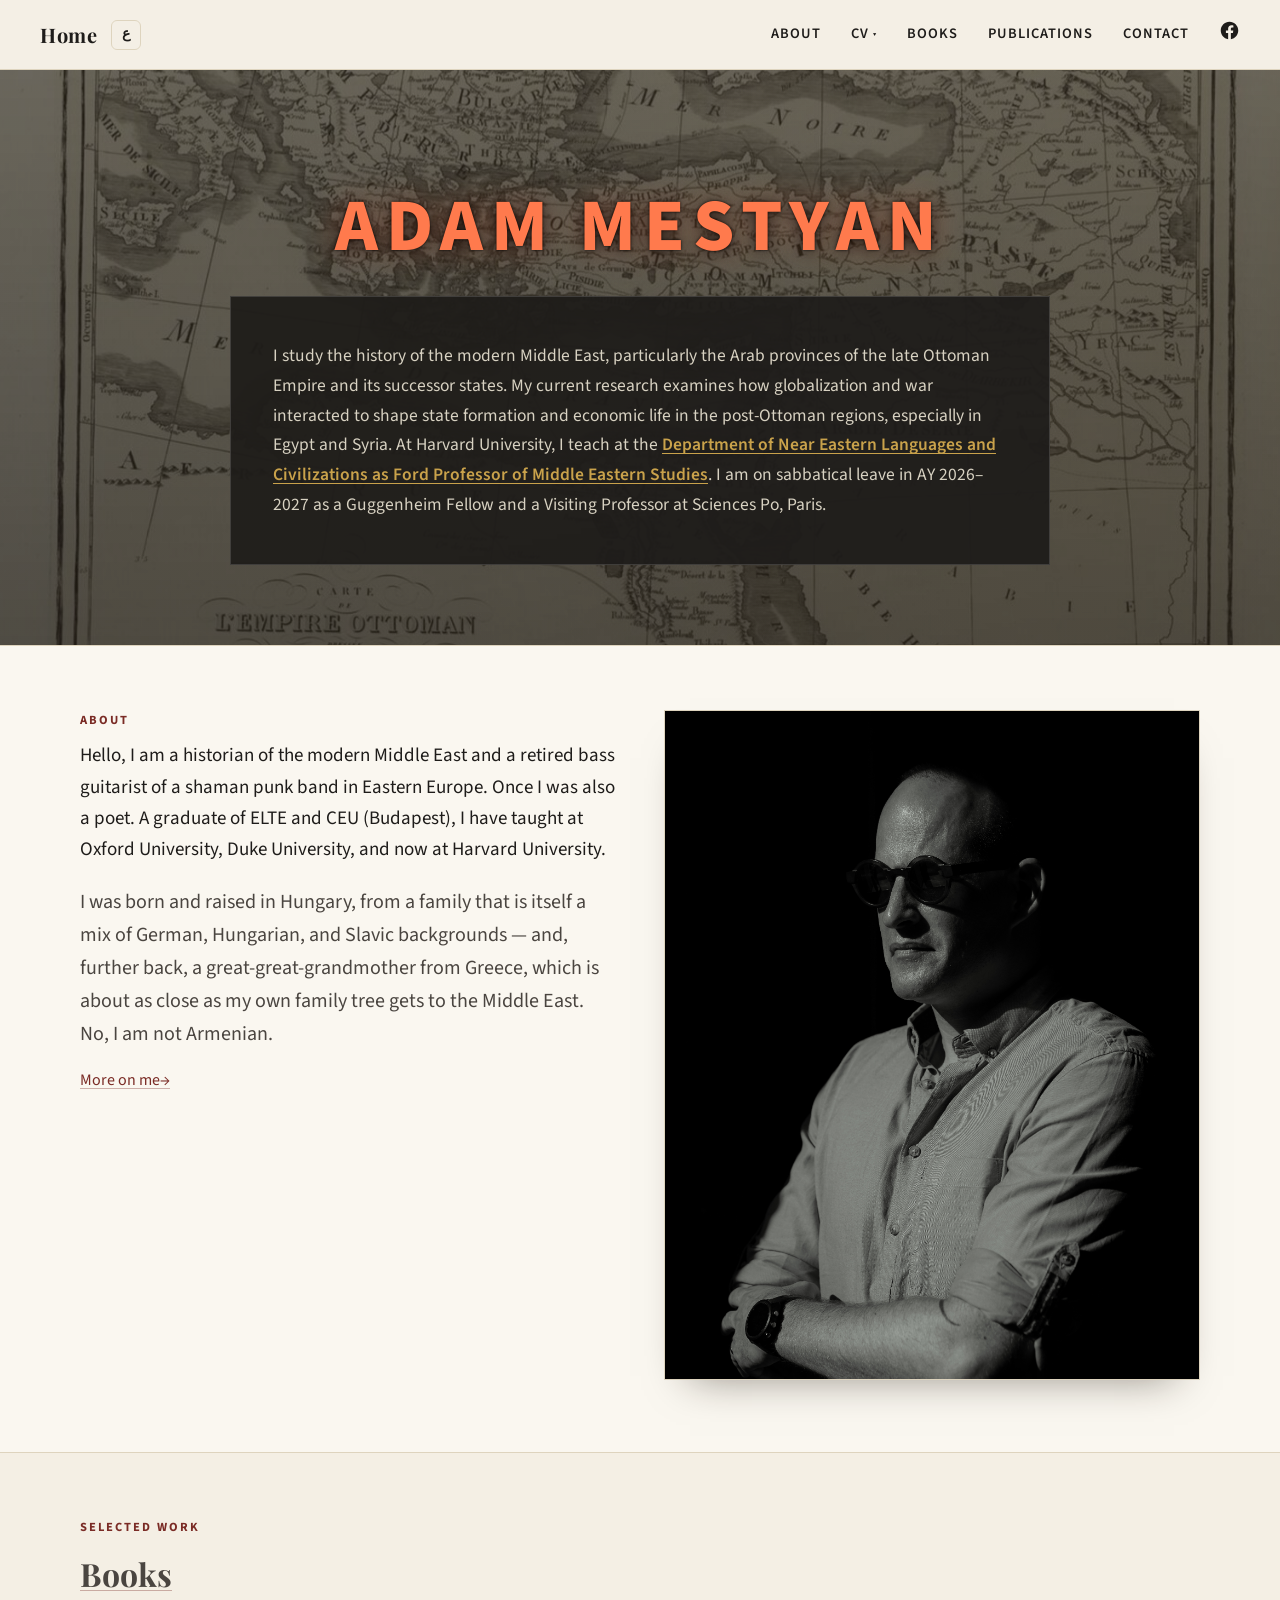
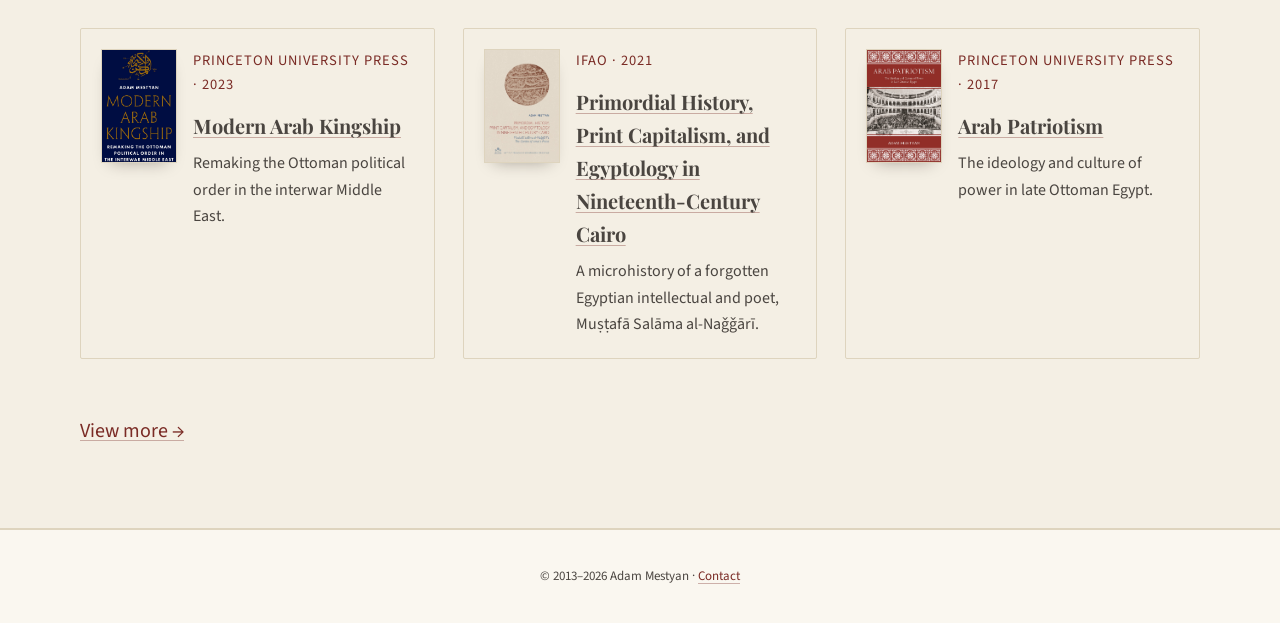
<file: index.html>
<!DOCTYPE html>
<html lang="en">
<head>
<meta charset="UTF-8">
<meta name="viewport" content="width=device-width, initial-scale=1.0">
<title>Adam Mestyan — Historian</title>
<link rel="preconnect" href="https://fonts.googleapis.com">
<link href="https://fonts.googleapis.com/css2?family=Playfair+Display:wght@600;700;800&family=Source+Sans+3:wght@400;500;600&display=swap" rel="stylesheet">
<link rel="stylesheet" href="assets/style.css?v=7">
</head>
<body>
  <script src="assets/nav.js"></script>

<header class="site-nav">
  <div class="wrap nav-row">
        <div class="home-group"><a class="home-link" href="index.html">Home</a><a href="index-ar.html" class="lang-toggle" aria-label="Arabic">ع</a></div>
    <nav>
            <ul>
        <li><a href="about.html">About</a></li>
        <li class="nav-dropdown" tabindex="0">
          <a href="javascript:void(0)">CV</a>
          <ul class="dropdown-menu">
            <li><a href="assets/mestyan_CV.pdf" target="_blank" rel="noopener">Full CV</a></li>
            <li><a href="assets/mestyan_OnePageCV.pdf" target="_blank" rel="noopener">One-Page CV</a></li>
          </ul>
        </li>
        <li><a href="books.html">Books</a></li>
        <li><a href="publications.html">Publications</a></li>
        <li><a href="contact.html">Contact</a></li>
                            <li><a class="nav-social" href="https://www.facebook.com/adam.mestyan" target="_blank" rel="noopener" aria-label="Facebook"><svg viewBox="0 0 24 24"><path d="M22 12.06C22 6.5 17.52 2 12 2S2 6.5 2 12.06c0 5 3.66 9.15 8.44 9.94v-7.03H7.9v-2.91h2.54V9.85c0-2.5 1.49-3.89 3.77-3.89 1.09 0 2.24.2 2.24.2v2.46h-1.26c-1.24 0-1.63.77-1.63 1.56v1.88h2.78l-.44 2.91h-2.34V22c4.78-.79 8.44-4.94 8.44-9.94z"/></svg></a></li>
              
      </ul>
    </nav>
  </div>
</header>

<section class="hero" id="hero">
  <div class="wrap">
    <div class="hero-name">Adam Mestyan</div>
   

      <div class="hero-feature">
        <div class="intro-textbox">
          <p>
            I study the history of the modern Middle East, particularly the Arab provinces of the late Ottoman Empire and its successor states. My current research examines how globalization and war interacted to shape state formation and economic life in the post-Ottoman regions, especially in Egypt and Syria. At Harvard University, I teach at the <a href="https://nelc.fas.harvard.edu/people/adam-mestyan" target="_blank" rel="noopener">Department of Near Eastern Languages and Civilizations as Ford Professor of Middle Eastern Studies</a>. I am on sabbatical leave in AY 2026–2027 as a Guggenheim Fellow and a Visiting Professor at Sciences Po, Paris.
          </p>
        </div>
      </div>
  </div>
</section>

<section class="section">
  <div class="wrap two-col">
    <div>
      <div class="section-kicker">About</div>
        <p class="lede">
          Hello, I am a historian of the modern Middle East and a retired bass guitarist of a shaman punk band in Eastern Europe. Once I was also a poet. A graduate of ELTE and CEU (Budapest), I have taught at Oxford University, Duke University, and now at Harvard University.
        </p>
        <p>
           I was born and raised in Hungary, from a family that is itself a mix of German, Hungarian, and Slavic backgrounds — and, further back, a great-great-grandmother from Greece, which is about as close as my own family tree gets to the Middle East. No, I am not Armenian.
        </p>
      <a href="about.html">More on me→</a>
    </div>
    <div>
      <img class="person-photo" src="assets/adam-portrait.jpg" alt="Adam Mestyan" onerror="this.style.display='none'">
    </div>
  </div>
</section>

<section class="section" style="background:var(--cream); border-top:1px solid var(--border); border-bottom:1px solid var(--border);">
  <div class="wrap">
    <div class="section-kicker">Selected work</div>
    <h2><a href="books.html" style="color:inherit;">Books</a></h2>
    <div class="card-grid">
        <div class="card">
          <img class="card-cover" src="assets/cover-modern-arab-kingship.jpg" alt="Modern Arab Kingship cover" onerror="this.style.display='none'">
          <div class="card-body">
            <div class="meta">Princeton University Press · 2023</div>
                          <h3><a href="https://press.princeton.edu/books/hardcover/9780691190976/modern-arab-kingship" target="_blank" rel="noopener" style="color:inherit;">Modern Arab Kingship</a></h3>
            <p>Remaking the Ottoman political order in the interwar Middle East.</p>
          </div>
        </div>
        <div class="card">
          <img class="card-cover" src="assets/cover-primordial-history-web.jpg" alt="Primordial History cover" onerror="this.style.display='none'">
          <div class="card-body">
            <div class="meta">Ifao · 2021</div>
                          <h3><a href="https://www.ifao.egnet.net/publications/catalogue/9782724707496/" target="_blank" rel="noopener" style="color:inherit;">Primordial History, Print Capitalism, and Egyptology in Nineteenth-Century Cairo</a></h3>
            <p>A microhistory of a forgotten Egyptian intellectual and poet, Muṣṭafā Salāma al-Naǧǧārī.</p>
          </div>
        </div>
        <div class="card">
          <img class="card-cover" src="assets/cover-arab-patriotism-web.jpg" alt="Arab Patriotism cover" onerror="this.style.display='none'">
          <div class="card-body">
            <div class="meta">Princeton University Press · 2017</div>
                          <h3><a href="https://press.princeton.edu/books/hardcover/9780691172644/arab-patriotism" target="_blank" rel="noopener" style="color:inherit;">Arab Patriotism</a></h3>
            <p>The ideology and culture of power in late Ottoman Egypt.</p>
          </div>
        </div>
        <p style="margin-top:28px;"><a href="books.html">View more →</a></p>
  </div>
</section>

<footer class="site-footer">
    <div class="wrap">© 2013–2026 Adam Mestyan · <a href="contact.html">Contact</a></div>
</footer>

<script>
(function(){
  // Rotating archival hero backgrounds: an 1853 Ottoman Empire map, a handwritten
  // Arabic petition (Dar al-Watha'iq, Cairo), an 1857 French notarial act (Cairo
  // consulate), a Nile Valley landscape near Abu Qirqas, and the Suez shipyards, 1914.
  // Two stacked layers crossfade into each other on a timer, each slowly zooming in
  // (a subtle Ken Burns effect) so the backdrop keeps moving.
  var backgrounds = [
    'assets/hero-map.jpg',
    'assets/hero-arabic-doc.jpg',
    'assets/hero-french-doc.jpg',
    'assets/hero-egypt-landscape.jpg',
    'assets/hero-factory.jpg'
  ];
  var hero = document.getElementById('hero');
  if(!hero) return;

  // shuffle so the rotation order differs each visit
  var order = backgrounds.slice();
  for(var i = order.length - 1; i > 0; i--){
    var j = Math.floor(Math.random() * (i + 1));
    var tmp = order[i]; order[i] = order[j]; order[j] = tmp;
  }

  var layerA = document.createElement('div');
  var layerB = document.createElement('div');
  layerA.className = 'hero-bg-layer';
  layerB.className = 'hero-bg-layer';
  hero.insertBefore(layerB, hero.firstChild);
  hero.insertBefore(layerA, hero.firstChild);
  var layers = [layerA, layerB];

  var active = 0;   // index of the currently visible layer
  var idx = 0;       // index into the shuffled order

  function showNext(){
    var src = order[idx % order.length];
    idx++;
    var img = new Image();
    img.onload = function(){
      var next = (active + 1) % 2;
      var layer = layers[next];
      layer.style.backgroundImage = "url('" + src + "')";
      layer.classList.remove('zooming');
      void layer.offsetWidth; // restart the zoom animation each time this layer is reused
      layer.classList.add('active', 'zooming');
      layers[active].classList.remove('active');
      active = next;
      hero.classList.add('has-photo');
    };
    img.src = src;
  }

  showNext();
  setInterval(showNext, 3000);
})();
</script>

</body>
</html>
</file>
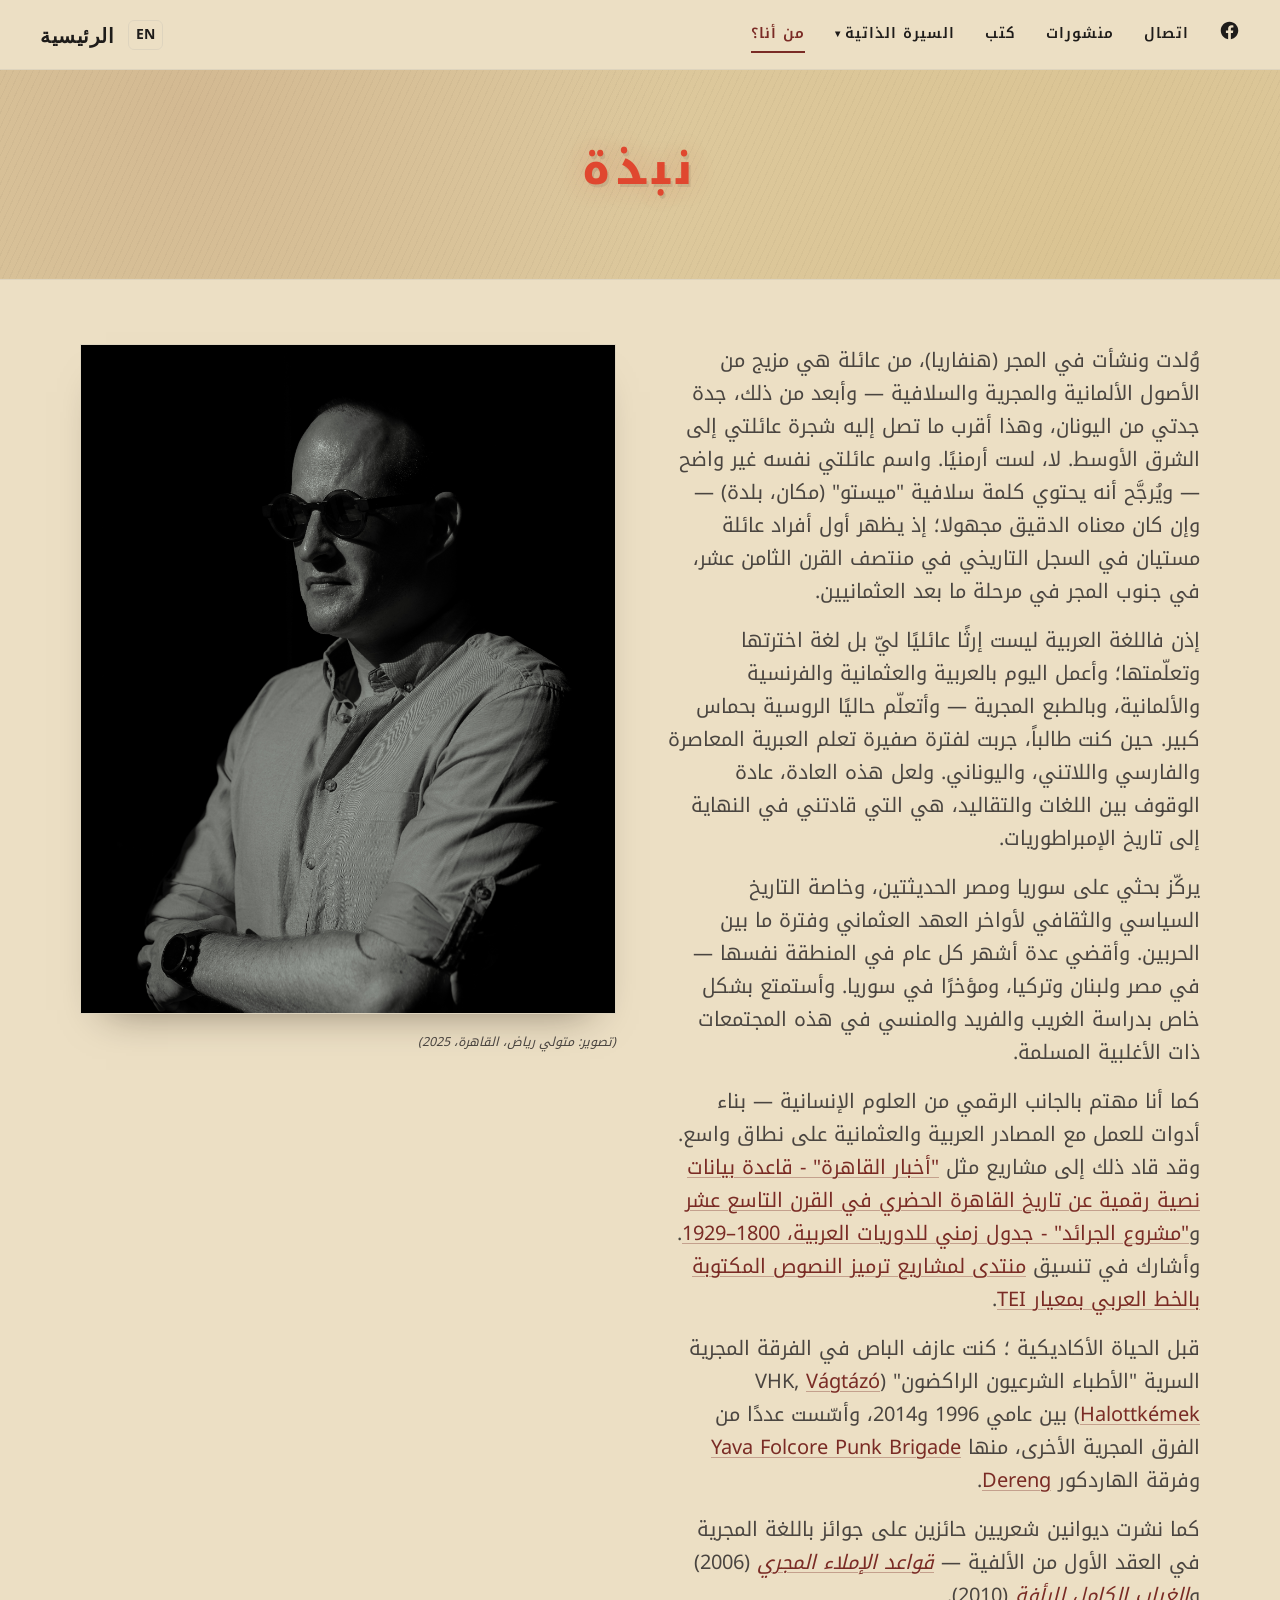
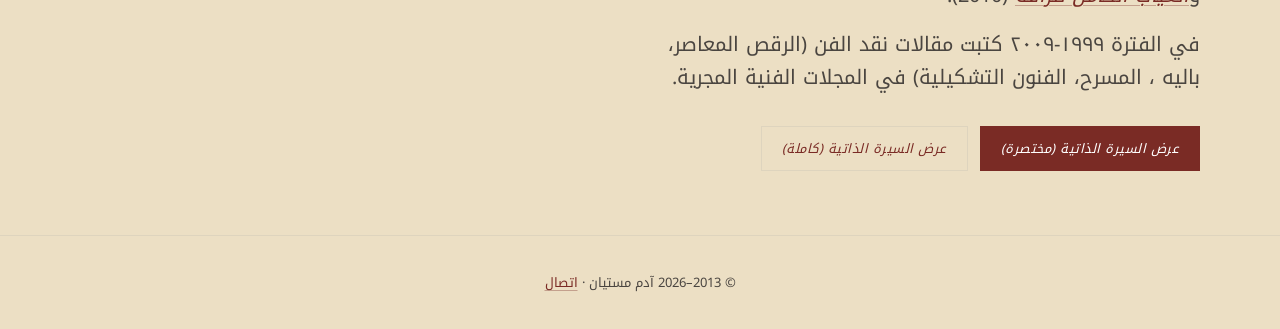
<file: about-ar.html>
<!DOCTYPE html>
<html lang="ar" dir="rtl">
<head>
<meta charset="UTF-8"/>
<meta name="viewport" content="width=device-width, initial-scale=1.0"/>
<title>نبذة — آدم مستيان</title>
<link rel="preconnect" href="https://fonts.googleapis.com"/>
<link href="https://fonts.googleapis.com/css2?family=Playfair+Display:wght@600;700;800&family=Source+Sans+3:wght@400;500;600&display=swap" rel="stylesheet"/>
<link href="https://fonts.googleapis.com/css2?family=Noto+Kufi+Arabic:wght@400;500;600;700&family=Tajawal:wght@400;500;700&display=swap" rel="stylesheet"/>
<link rel="stylesheet" href="assets/style.css?v=7"/>
</head>
<body>
<script src="assets/nav.js"></script>

<header class="site-nav">
<div class="wrap nav-row">
<div class="home-group"><a class="home-link" href="index-ar.html">الرئيسية</a><a href="about.html" class="lang-toggle" aria-label="English">EN</a></div>
<nav>
<ul>
<li><a href="about-ar.html" class="active">من أنا؟</a></li>
<li class="nav-dropdown" tabindex="0">
<a href="javascript:void(0)">السيرة الذاتية</a>
<ul class="dropdown-menu">
<li><a href="assets/mestyan_CV.pdf" target="_blank" rel="noopener">السيرة الذاتية الكاملة</a></li>
<li><a href="assets/mestyan_OnePageCV.pdf" target="_blank" rel="noopener">السيرة الذاتية المختصرة</a></li>
</ul>
</li>
<li><a href="books-ar.html">كتب</a></li>
<li><a href="publications-ar.html">منشورات</a></li>
<li><a href="contact-ar.html">اتصال</a></li>
<li><a class="nav-social" href="https://www.facebook.com/adam.mestyan" target="_blank" rel="noopener" aria-label="Facebook"><svg viewBox="0 0 24 24"><path d="M22 12.06C22 6.5 17.52 2 12 2S2 6.5 2 12.06c0 5 3.66 9.15 8.44 9.94v-7.03H7.9v-2.91h2.54V9.85c0-2.5 1.49-3.89 3.77-3.89 1.09 0 2.24.2 2.24.2v2.46h-1.26c-1.24 0-1.63.77-1.63 1.56v1.88h2.78l-.44 2.91h-2.34V22c4.78-.79 8.44-4.94 8.44-9.94z"/></svg></a></li>

</ul>
</nav>
</div>
</header>

<section class="hero" style="padding:64px 0;">
<div class="wrap">
<div class="hero-name" style="font-size:44px; letter-spacing:6px;">نبذة</div>
</div>
</section>

<section class="section">
<div class="wrap two-col">
<div>

<p> وُلدت ونشأت في المجر (هنفاريا)، من عائلة هي مزيج من الأصول الألمانية والمجرية والسلافية — وأبعد
                        من ذلك، جدة جدتي من اليونان، وهذا أقرب ما تصل إليه شجرة عائلتي إلى الشرق
                        الأوسط. لا، لست أرمنيًا. واسم عائلتي نفسه غير واضح — ويُرجَّح أنه يحتوي كلمة
                        سلافية "ميستو" (مكان، بلدة) — وإن كان معناه الدقيق مجهولا؛ إذ يظهر أول أفراد
                        عائلة مستيان في السجل التاريخي في منتصف القرن الثامن عشر، في جنوب المجر في
                        مرحلة ما بعد العثمانيين. </p>
<p> إذن فاللغة العربية ليست إرثًا عائليًا ليّ بل لغة اخترتها وتعلّمتها؛ وأعمل اليوم بالعربية
                        والعثمانية والفرنسية والألمانية، وبالطبع المجرية — وأتعلّم حاليًا الروسية
                        بحماس كبير. حين كنت طالباً، جربت لفترة صفيرة تعلم العبرية المعاصرة والفارسي واللاتني، واليوناني. ولعل هذه العادة، عادة الوقوف بين اللغات والتقاليد، هي التي
                        قادتني في النهاية إلى تاريخ الإمبراطوريات. </p>
<p> يركّز بحثي على سوريا ومصر الحديثتين، وخاصة التاريخ السياسي والثقافي لأواخر العهد العثماني وفترة
                        ما بين الحربين. وأقضي عدة أشهر كل عام في المنطقة نفسها — في مصر ولبنان
                        وتركيا، ومؤخرًا في سوريا. وأستمتع بشكل خاص بدراسة الغريب والفريد والمنسي في
                        هذه المجتمعات ذات الأغلبية المسلمة. </p>
<p> كما أنا مهتم بالجانب الرقمي من العلوم الإنسانية — بناء أدوات للعمل مع المصادر العربية والعثمانية
                        على نطاق واسع. وقد قاد ذلك إلى مشاريع مثل <a href="https://newsofcairo.org/"
                            target="_blank" rel="noopener">"أخبار القاهرة" - قاعدة بيانات نصية رقمية
                            عن تاريخ القاهرة الحضري في القرن التاسع عشر</a> و<a
                            href="https://projectjaraid.github.io/index.html" target="_blank"
                            rel="noopener">"مشروع الجرائد" - جدول زمني للدوريات العربية،
                            1800–1929</a>. وأشارك في تنسيق <a href="https://tei-arabic.github.io/index-ar.html" target="_blank" rel="noopener">منتدى لمشاريع ترميز النصوص المكتوبة بالخط العربي بمعيار TEI</a>. </p>

<p> قبل الحياة الأكاديكية ؛ كنت عازف الباص في الفرقة المجرية السرية "الأطباء الشرعيون الراكضون"
                        (VHK, <a href="https://en.wikipedia.org/wiki/Galloping_Coroners"
                            target="_blank" rel="noopener">Vágtázó Halottkémek</a>) بين عامي 1996
                        و2014، وأسّست عددًا من الفرق المجرية الأخرى، منها <a
                            href="https://www.youtube.com/watch?v=kBvridDu0HI" target="_blank"
                            rel="noopener">Yava Folcore Punk Brigade</a> وفرقة الهاردكور <a
                            href="https://www.youtube.com/watch?v=GMwel1IFzWo" target="_blank"
                            rel="noopener">Dereng</a>. </p>
<p>
كما نشرت ديوانين شعريين حائزين على جوائز باللغة المجرية في العقد الأول من الألفية — <a href="https://www.libri.hu/konyv/mestyan_adam.a-magyar-helyesiras-szabalyai.html" target="_blank" rel="noopener"><em>قواعد الإملاء المجري</em></a> (2006) و<a href="https://www.libri.hu/konyv/mestyan_adam.az-egyutterzes-tokeletes-hianya.html" target="_blank" rel="noopener"><em>الغياب الكامل للرأفة</em></a> (2010).
</p>
<p>في الفترة ١٩٩٩-٢٠٠٩ كتبت مقالات نقد الفن (الرقص المعاصر، باليه ، المسرح، الفنون التشكيلية) في المجلات الفنية المجرية.</p>
<div style="margin-top:32px; display:flex; gap:12px; flex-wrap:wrap;">
<a class="btn btn-solid" href="assets/mestyan_OnePageCV.pdf" target="_blank" rel="noopener" style="color:#fff;">عرض السيرة الذاتية (مختصرة)</a>
<a class="btn" style="color:var(--maroon); border-color:var(--border);" href="assets/mestyan_CV.pdf" target="_blank" rel="noopener">عرض السيرة الذاتية (كاملة)</a>
</div>
</div>
<div>
<img class="person-photo" src="assets/adam-portrait.jpg" alt="آدم مستيان، دار الوثائق القومية المصرية، القاهرة، يونيو 2024" onerror="this.style.display='none'"/>
<p style="font-size:12.5px; font-style:italic; margin-top:10px; color:var(--ink-soft);">(تصوير:
                        متولي رياض، القاهرة، 2025)</p>
</div>
</div>
</section>

<footer class="site-footer">
<div class="wrap">© 2013–2026 آدم مستيان · <a href="contact-ar.html">اتصال</a></div>
</footer>

</body>
</html>
</file>
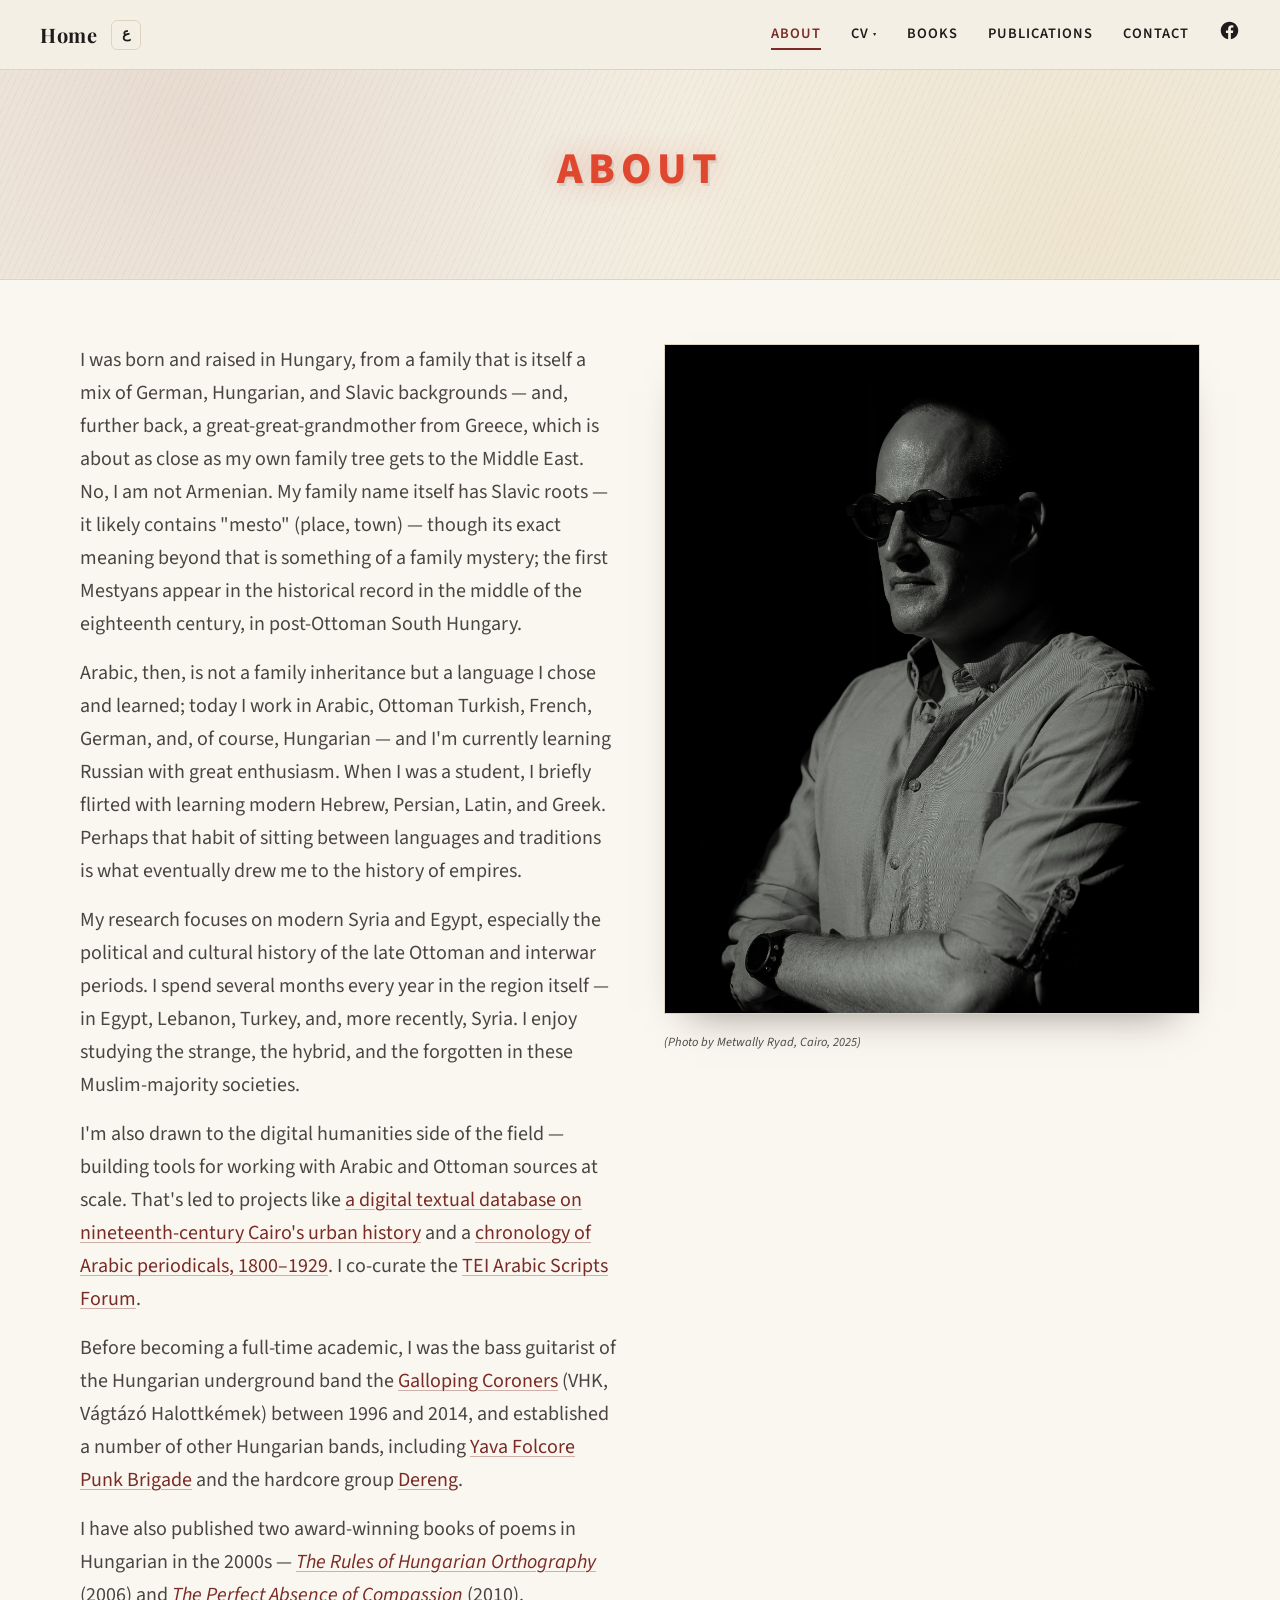
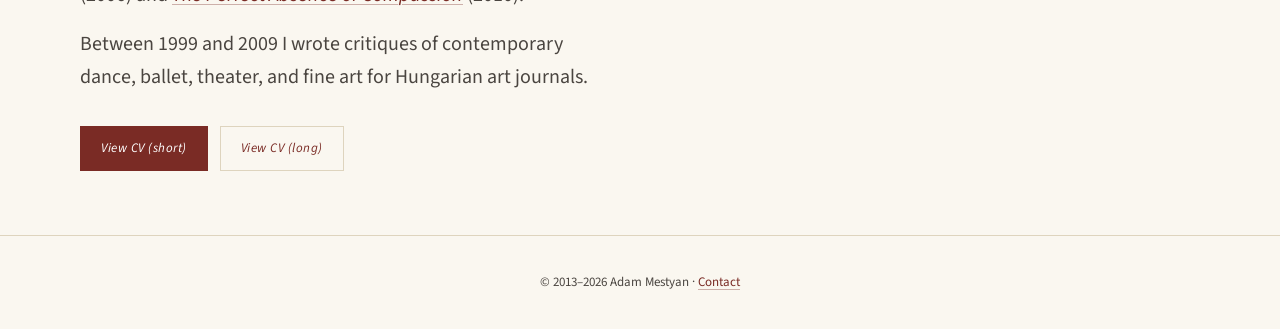
<file: about.html>
<!DOCTYPE html>
<html lang="en">
<head>
<meta charset="UTF-8">
<meta name="viewport" content="width=device-width, initial-scale=1.0">
<title>About — Adam Mestyan</title>
<link rel="preconnect" href="https://fonts.googleapis.com">
<link href="https://fonts.googleapis.com/css2?family=Playfair+Display:wght@600;700;800&family=Source+Sans+3:wght@400;500;600&display=swap" rel="stylesheet">
<link rel="stylesheet" href="assets/style.css?v=7">
</head>
<body>
  <script src="assets/nav.js"></script>

<header class="site-nav">
  <div class="wrap nav-row">
        <div class="home-group"><a class="home-link" href="index.html">Home</a><a href="about-ar.html" class="lang-toggle" aria-label="Arabic">ع</a></div>
    <nav>
                <ul>
            <li><a href="about.html" class="active">About</a></li>
            <li class="nav-dropdown" tabindex="0">
              <a href="javascript:void(0)">CV</a>
              <ul class="dropdown-menu">
                <li><a href="assets/mestyan_CV.pdf" target="_blank" rel="noopener">Full CV</a></li>
                <li><a href="assets/mestyan_OnePageCV.pdf" target="_blank" rel="noopener">One-Page CV</a></li>
              </ul>
            </li>
            <li><a href="books.html">Books</a></li>
            <li><a href="publications.html">Publications</a></li>
            <li><a href="contact.html">Contact</a></li>
                                <li><a class="nav-social" href="https://www.facebook.com/adam.mestyan" target="_blank" rel="noopener" aria-label="Facebook"><svg viewBox="0 0 24 24"><path d="M22 12.06C22 6.5 17.52 2 12 2S2 6.5 2 12.06c0 5 3.66 9.15 8.44 9.94v-7.03H7.9v-2.91h2.54V9.85c0-2.5 1.49-3.89 3.77-3.89 1.09 0 2.24.2 2.24.2v2.46h-1.26c-1.24 0-1.63.77-1.63 1.56v1.88h2.78l-.44 2.91h-2.34V22c4.78-.79 8.44-4.94 8.44-9.94z"/></svg></a></li>
                  
          </ul>
    </nav>
  </div>
</header>

<section class="hero" style="padding:64px 0;">
  <div class="wrap">
    <div class="hero-name" style="font-size:44px; letter-spacing:6px;">About</div>
  </div>
</section>

<section class="section">
  <div class="wrap two-col">
    <div>
      
      <p>
        I was born and raised in Hungary, from a family that is itself a mix of German, Hungarian,
        and Slavic backgrounds — and, further back, a great-great-grandmother from Greece, which is
        about as close as my own family tree gets to the Middle East. No, I am not Armenian. My family name itself has
        Slavic roots — it likely contains "mesto" (place, town) — though its exact meaning beyond
        that is something of a family mystery; the first Mestyans appear in the historical record
        in the middle of the eighteenth century, in post-Ottoman South Hungary.
      </p>
      <p>
        Arabic, then, is not a family inheritance but a language I chose and learned; today I work
        in Arabic, Ottoman Turkish, French, German, and, of course, Hungarian — and I'm currently
        learning Russian with great enthusiasm. When I was a student, I briefly flirted with learning modern Hebrew, Persian, Latin, and Greek. Perhaps that habit of sitting between languages and
        traditions is what eventually drew me to the history of empires. 
      </p>
      <p>
        My research focuses on modern Syria and Egypt, especially the political and cultural
        history of the late Ottoman and interwar periods. I spend several months every year in the
        region itself — in Egypt, Lebanon, Turkey, and, more recently, Syria. I enjoy studying the strange, the hybrid, and the forgotten in these Muslim-majority societies. 
      </p>
      <p>
        I'm also drawn to the digital humanities side of the field — building tools for working
        with Arabic and Ottoman sources at scale. That's led to projects like
        <a href="https://newsofcairo.org/" target="_blank" rel="noopener">a digital textual database on nineteenth-century Cairo's urban history</a>
        and a <a href="https://projectjaraid.github.io/index.html" target="_blank" rel="noopener">chronology of Arabic periodicals, 1800–1929</a>.
        I co-curate the <a href="https://tei-arabic.github.io/" target="_blank" rel="noopener">TEI Arabic Scripts Forum</a>.
      </p>

      <p>
        Before becoming a full-time academic, I was the bass guitarist of the Hungarian underground band the
        <a href="https://en.wikipedia.org/wiki/Galloping_Coroners" target="_blank" rel="noopener">Galloping Coroners</a>
        (VHK, Vágtázó Halottkémek) between 1996 and 2014, and established a number of other
        Hungarian bands, including
        <a href="https://www.youtube.com/watch?v=kBvridDu0HI" target="_blank" rel="noopener">Yava Folcore Punk Brigade</a>
        and the hardcore group
        <a href="https://www.youtube.com/watch?v=GMwel1IFzWo" target="_blank" rel="noopener">Dereng</a>.
      </p>
      <p>
        I have also published two award-winning books of poems in Hungarian in the 2000s —
        <a href="https://www.libri.hu/konyv/mestyan_adam.a-magyar-helyesiras-szabalyai.html" target="_blank" rel="noopener"><em>The Rules of Hungarian Orthography</em></a> (2006) and
        <a href="https://www.libri.hu/konyv/mestyan_adam.az-egyutterzes-tokeletes-hianya.html" target="_blank" rel="noopener"><em>The Perfect Absence of Compassion</em></a> (2010).
      </p>
      <p>Between 1999 and 2009 I wrote critiques of contemporary dance, ballet, theater, and fine art for Hungarian art journals.</p>

      <div style="margin-top:32px; display:flex; gap:12px; flex-wrap:wrap;">
        <a class="btn btn-solid" href="assets/mestyan_OnePageCV.pdf" target="_blank" rel="noopener" style="color:#fff;">View CV (short)</a>
                <a class="btn" style="color:var(--maroon); border-color:var(--border);" href="assets/mestyan_CV.pdf" target="_blank" rel="noopener">View CV (long)</a>
      </div>
    </div>
    <div>
      <img class="person-photo" src="assets/adam-portrait.jpg" alt="Adam Mestyan, Egyptian National Archives, Cairo, June 2024" onerror="this.style.display='none'">
      <p style="font-size:12.5px; font-style:italic; margin-top:10px; color:var(--ink-soft);">(Photo by Metwally Ryad, Cairo, 2025)</p>
    </div>
  </div>
</section>

<footer class="site-footer">
    <div class="wrap">© 2013–2026 Adam Mestyan · <a href="contact.html">Contact</a></div>
</footer>

</body>
</html>
</file>
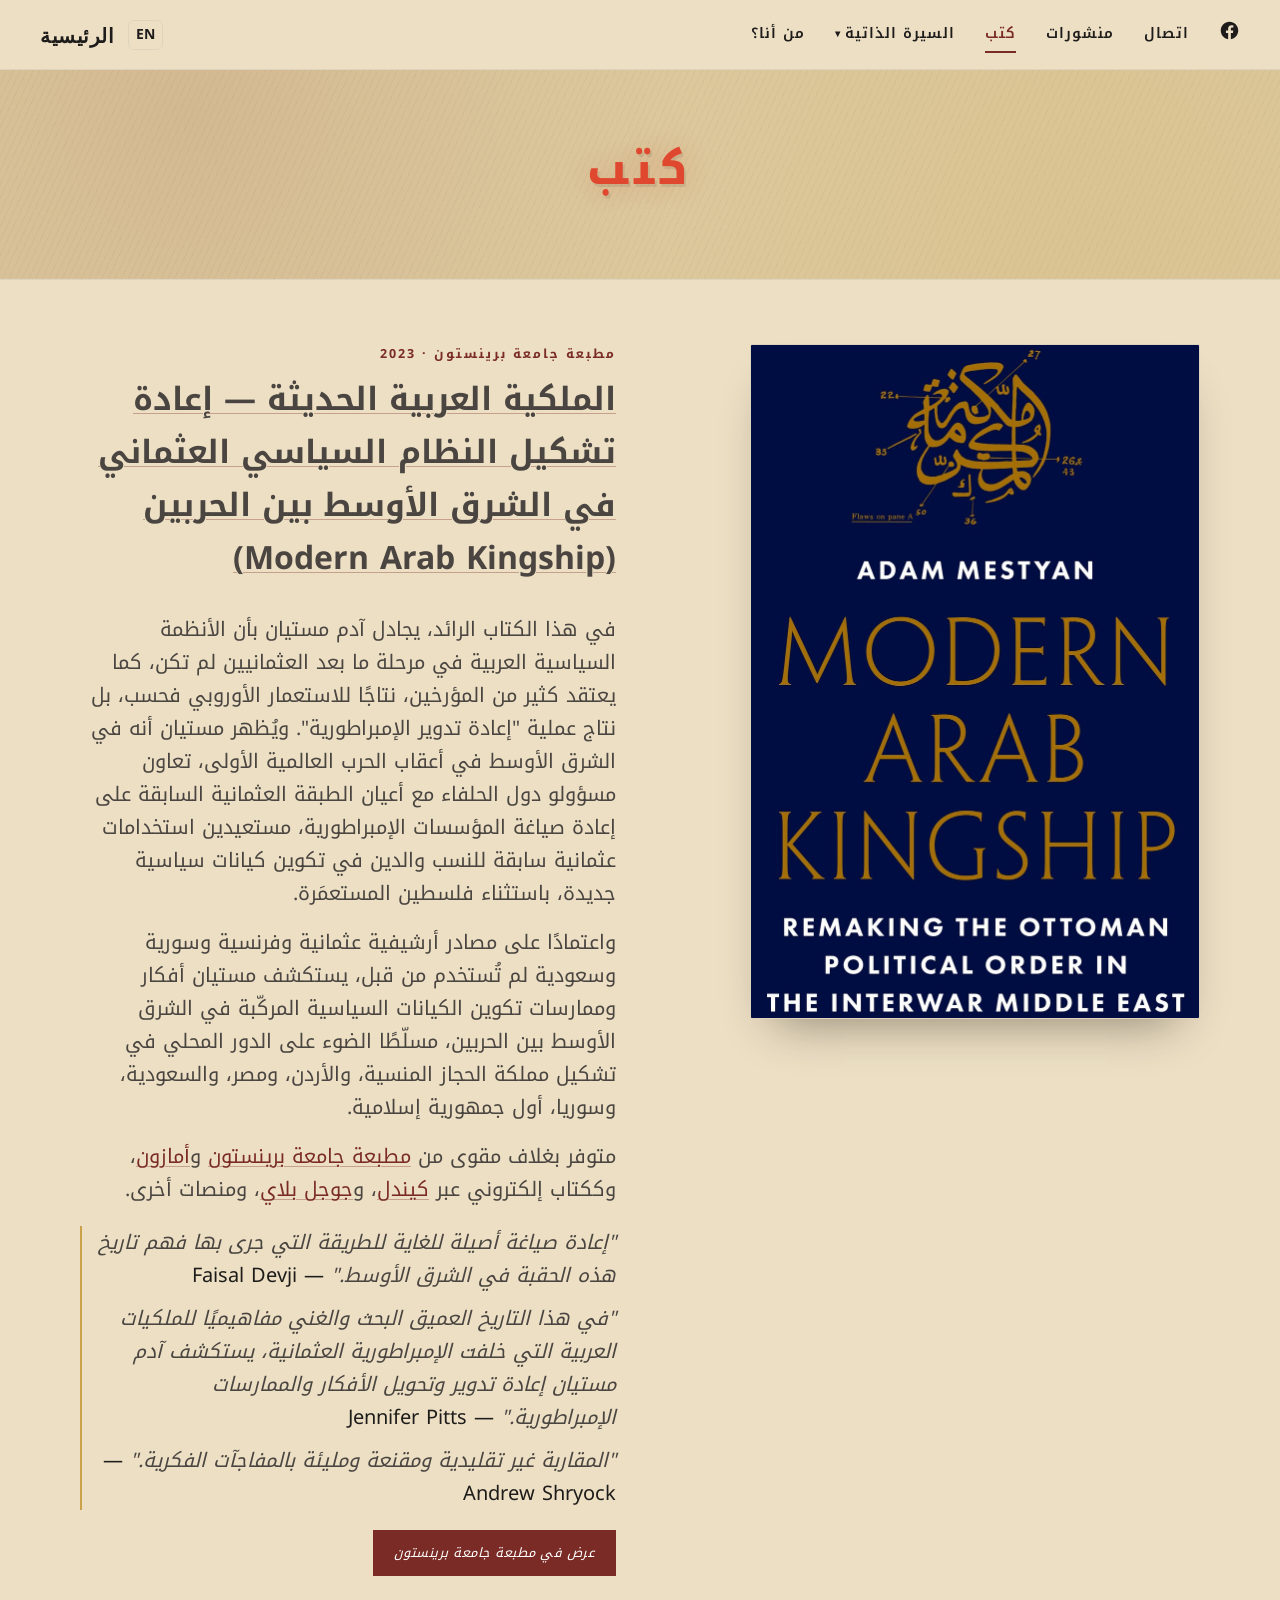
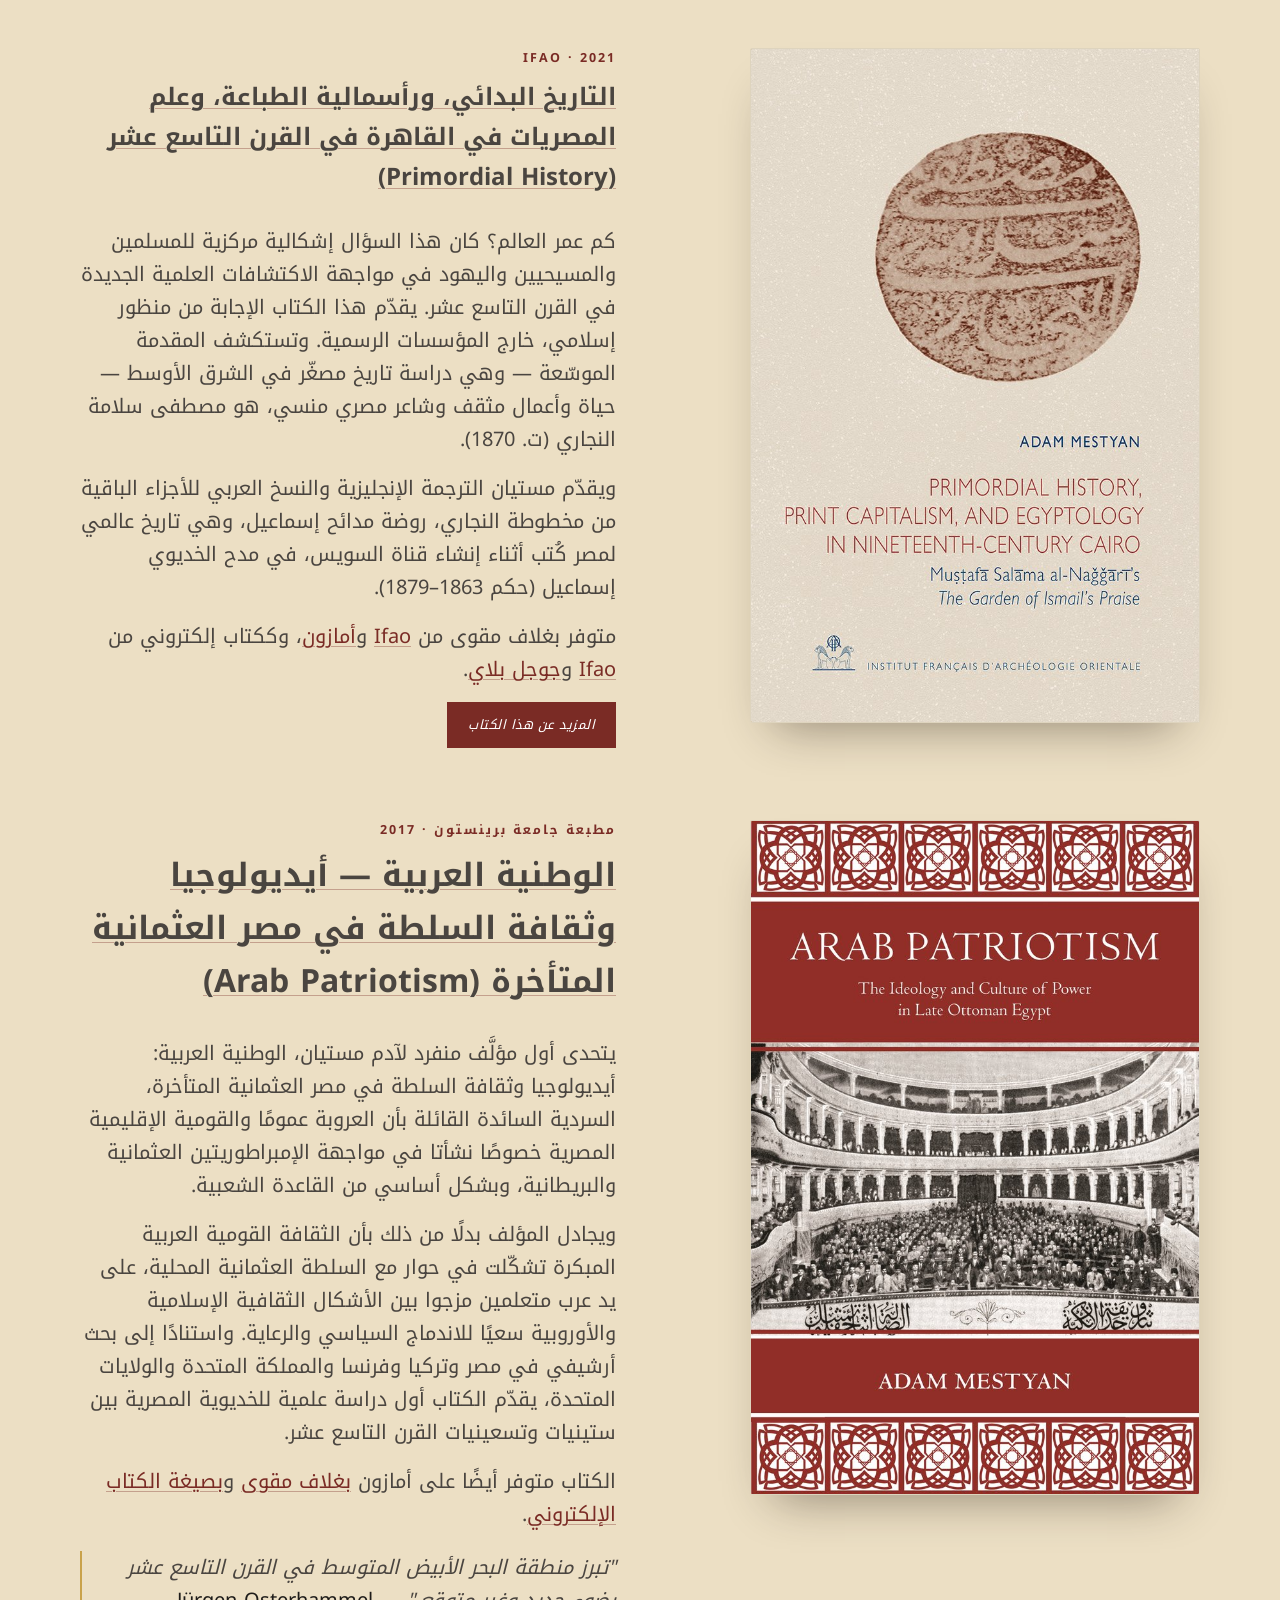
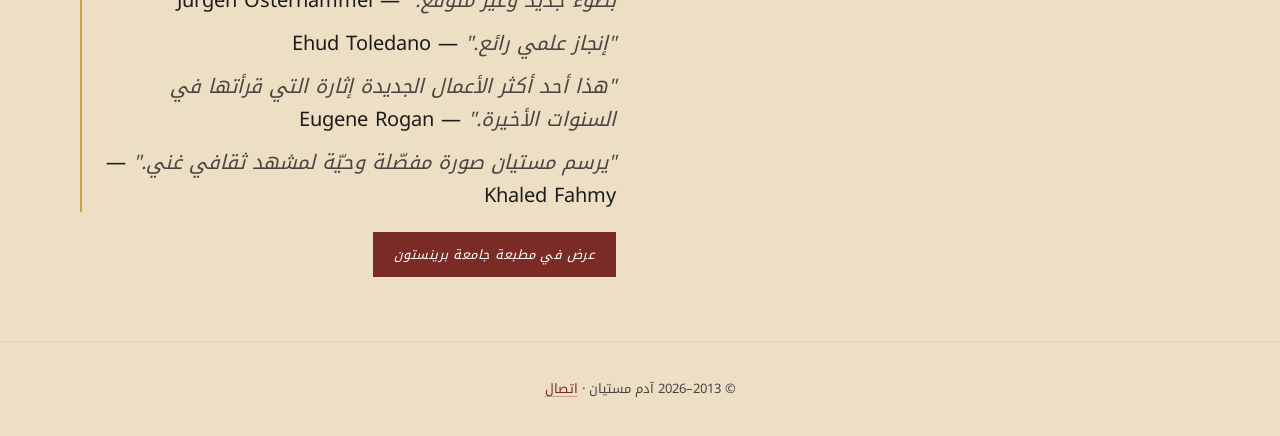
<file: books-ar.html>
<!DOCTYPE html>
<html lang="ar" dir="rtl">
<head>
<meta charset="UTF-8">
<meta name="viewport" content="width=device-width, initial-scale=1.0">
<title>كتب — آدم مستيان</title>
<link rel="preconnect" href="https://fonts.googleapis.com">
<link href="https://fonts.googleapis.com/css2?family=Playfair+Display:wght@600;700;800&family=Source+Sans+3:wght@400;500;600&display=swap" rel="stylesheet">
<link href="https://fonts.googleapis.com/css2?family=Noto+Kufi+Arabic:wght@400;500;600;700&family=Tajawal:wght@400;500;700&display=swap" rel="stylesheet">
<link rel="stylesheet" href="assets/style.css?v=7">
</head>
<body>
<script src="assets/nav.js"></script>

<header class="site-nav">
<div class="wrap nav-row">
<div class="home-group"><a class="home-link" href="index-ar.html">الرئيسية</a><a href="books.html" class="lang-toggle" aria-label="English">EN</a></div>
<nav>
<ul>
<li><a href="about-ar.html">من أنا؟</a></li>
<li class="nav-dropdown" tabindex="0">
<a href="javascript:void(0)">السيرة الذاتية</a>
<ul class="dropdown-menu">
<li><a href="assets/mestyan_CV.pdf" target="_blank" rel="noopener">السيرة الذاتية الكاملة</a></li>
<li><a href="assets/mestyan_OnePageCV.pdf" target="_blank" rel="noopener">السيرة الذاتية المختصرة</a></li>
</ul>
</li>
<li><a href="books-ar.html" class="active">كتب</a></li>
<li><a href="publications-ar.html">منشورات</a></li>

<li><a href="contact-ar.html">اتصال</a></li>
<li><a class="nav-social" href="https://www.facebook.com/adam.mestyan" target="_blank" rel="noopener" aria-label="Facebook"><svg viewBox="0 0 24 24"><path d="M22 12.06C22 6.5 17.52 2 12 2S2 6.5 2 12.06c0 5 3.66 9.15 8.44 9.94v-7.03H7.9v-2.91h2.54V9.85c0-2.5 1.49-3.89 3.77-3.89 1.09 0 2.24.2 2.24.2v2.46h-1.26c-1.24 0-1.63.77-1.63 1.56v1.88h2.78l-.44 2.91h-2.34V22c4.78-.79 8.44-4.94 8.44-9.94z"/></svg></a></li>

</ul>
</nav>
</div>
</header>

<section class="hero" style="padding:64px 0;">
<div class="wrap">
<div class="hero-name" style="font-size:44px; letter-spacing:6px;">كتب</div>
</div>
</section>

<section class="section">
<div class="wrap">
<div class="two-col" style="align-items:start; margin-bottom:72px;">
<div class="book-cover" style="max-width:450px;">
<img src="assets/cover-modern-arab-kingship.jpg" alt="غلاف كتاب Modern Arab Kingship" onerror="this.style.display='none'">
<div class="quote">"إعادة صياغة أصيلة للغاية للطريقة التي جرى بها فهم تاريخ هذه الحقبة في الشرق الأوسط."</div>
<div>
<div class="cover-tag">تاريخ عالمي</div>
<div class="cover-title">الملكية العربية<br>الحديثة</div>
</div>
<div>
<div class="cover-author">آدم مستيان</div>
</div>
</div>
<div>
<div class="section-kicker">مطبعة جامعة برينستون · 2023</div>
<h2><a href="https://press.princeton.edu/books/hardcover/9780691190976/modern-arab-kingship" target="_blank" rel="noopener" style="color:inherit;">الملكية العربية الحديثة — إعادة تشكيل النظام السياسي العثماني في الشرق الأوسط بين الحربين (Modern Arab Kingship)</a></h2>
<p>
في هذا الكتاب الرائد، يجادل آدم مستيان بأن الأنظمة السياسية العربية في مرحلة ما بعد العثمانيين لم تكن، كما يعتقد كثير من المؤرخين، نتاجًا للاستعمار الأوروبي فحسب، بل نتاج عملية "إعادة تدوير الإمبراطورية". ويُظهر مستيان أنه في الشرق الأوسط في أعقاب الحرب العالمية الأولى، تعاون مسؤولو دول الحلفاء مع أعيان الطبقة العثمانية السابقة على إعادة صياغة المؤسسات الإمبراطورية، مستعيدين استخدامات عثمانية سابقة للنسب والدين في تكوين كيانات سياسية جديدة، باستثناء فلسطين المستعمَرة.
</p>
<p>
واعتمادًا على مصادر أرشيفية عثمانية وفرنسية وسورية وسعودية لم تُستخدم من قبل، يستكشف مستيان أفكار وممارسات تكوين الكيانات السياسية المركّبة في الشرق الأوسط بين الحربين، مسلّطًا الضوء على الدور المحلي في تشكيل مملكة الحجاز المنسية، والأردن، ومصر، والسعودية، وسوريا، أول جمهورية إسلامية.
</p>
<p>
متوفر بغلاف مقوى من <a href="https://press.princeton.edu/books/hardcover/9780691190976/modern-arab-kingship" target="_blank" rel="noopener">مطبعة جامعة برينستون</a> و<a href="https://www.amazon.com/Modern-Arab-Kingship-Remaking-Political/dp/0691190976/ref=sr_1_1?crid=1ICU3RJUGD0A0&keywords=mestyan&qid=1692749899&sprefix=mestyan%2Caps%2C96&sr=8-1" target="_blank" rel="noopener">أمازون</a>، وككتاب إلكتروني عبر <a href="https://www.amazon.com/Modern-Arab-Kingship-Remaking-Political-ebook/dp/B0BVDSR32Y/ref=tmm_kin_swatch_0?_encoding=UTF8&qid=1692749899&sr=8-1" target="_blank" rel="noopener">كيندل</a>، و<a href="https://play.google.com/store/books/details?id=fhCtEAAAQBAJ&rdid=book-fhCtEAAAQBAJ&rdot=1&source=gbs_atb&pcampaignid=books_booksearch_atb" target="_blank" rel="noopener">جوجل بلاي</a>، ومنصات أخرى.
</p>
<blockquote style="font-style:italic; color:var(--ink-soft); border-left:2px solid var(--gold); padding-left:14px; margin:20px 0;">
<p style="margin-bottom:10px;">"إعادة صياغة أصيلة للغاية للطريقة التي جرى بها فهم تاريخ هذه الحقبة في الشرق الأوسط." <span style="font-style:normal; color:var(--ink);">— Faisal Devji</span></p>
<p style="margin-bottom:10px;">"في هذا التاريخ العميق البحث والغني مفاهيميًا للملكيات العربية التي خلفت الإمبراطورية العثمانية، يستكشف آدم مستيان إعادة تدوير وتحويل الأفكار والممارسات الإمبراطورية." <span style="font-style:normal; color:var(--ink);">— Jennifer Pitts</span></p>
<p style="margin-bottom:0;">"المقاربة غير تقليدية ومقنعة ومليئة بالمفاجآت الفكرية." <span style="font-style:normal; color:var(--ink);">— Andrew Shryock</span></p>
</blockquote>
<a class="btn btn-solid" style="color:#fff;" href="https://press.princeton.edu/books/hardcover/9780691190976/modern-arab-kingship" target="_blank" rel="noopener">عرض في مطبعة جامعة برينستون</a>
</div>
</div>

<div class="two-col" style="align-items:start; margin-bottom:72px;">
<div class="book-cover" style="max-width:450px;">
<img src="assets/cover-primordial-history-web.jpg" alt="غلاف كتاب Primordial History" onerror="this.style.display='none'">
<div class="quote"></div>
<div>
<div class="cover-tag">Ifao · 2021</div>
<div class="cover-title" style="font-size:22px;">التاريخ البدائي، ورأسمالية الطباعة، وعلم المصريات في القاهرة في القرن التاسع عشر</div>
</div>
<div>
<div class="cover-author">آدم مستيان</div>
</div>
</div>
<div>
<div class="section-kicker">Ifao · 2021</div>
<h2 style="font-size:24px;"><a href="https://www.ifao.egnet.net/publications/catalogue/9782724707496/" target="_blank" rel="noopener" style="color:inherit;">التاريخ البدائي، ورأسمالية الطباعة، وعلم المصريات في القاهرة في القرن التاسع عشر (Primordial History)</a></h2>
<p>
كم عمر العالم؟ كان هذا السؤال إشكالية مركزية للمسلمين والمسيحيين واليهود في مواجهة الاكتشافات العلمية الجديدة في القرن التاسع عشر. يقدّم هذا الكتاب الإجابة من منظور إسلامي، خارج المؤسسات الرسمية. وتستكشف المقدمة الموسّعة — وهي دراسة تاريخ مصغّر في الشرق الأوسط — حياة وأعمال مثقف وشاعر مصري منسي، هو مصطفى سلامة النجاري (ت. 1870).
</p>
<p>
ويقدّم مستيان الترجمة الإنجليزية والنسخ العربي للأجزاء الباقية من مخطوطة النجاري، روضة مدائح إسماعيل، وهي تاريخ عالمي لمصر كُتب أثناء إنشاء قناة السويس، في مدح الخديوي إسماعيل (حكم 1863–1879).
</p>
<p>متوفر بغلاف مقوى من <a href="https://www.ifao.egnet.net/publications/catalogue/9782724707496/" target="_blank" rel="noopener">Ifao</a> و<a href="https://www.amazon.com/Primordial-History-Capitalism-Egyptology-Nineteenth-Century/dp/2724707494/ref=sr_1_2?dchild=1&keywords=mestyan&qid=1629899079&sr=8-2" target="_blank" rel="noopener">أمازون</a>، وككتاب إلكتروني من <a href="https://www.ifao.egnet.net/publications/catalogue/9782724707496/" target="_blank" rel="noopener">Ifao</a> و<a href="https://play.google.com/store/books/details/Primordial_History_Print_Capitalism_and_Egyptology?id=VUYoEAAAQBAJ&hl=en_US&gl=US" target="_blank" rel="noopener">جوجل بلاي</a>.</p>
<a class="btn btn-solid" style="color:#fff;" href="https://www.ifao.egnet.net/publications/catalogue/9782724707496/" target="_blank" rel="noopener">المزيد عن هذا الكتاب</a>
</div>
</div>

<div class="two-col" style="align-items:start;">
<div class="book-cover" style="max-width:450px;">
<img src="assets/cover-arab-patriotism-web.jpg" alt="غلاف كتاب Arab Patriotism" onerror="this.style.display='none'">
<div class="quote">"تبرز منطقة البحر الأبيض المتوسط في القرن التاسع عشر بضوء جديد وغير متوقع."</div>
<div>
<div class="cover-tag">مطبعة جامعة برينستون</div>
<div class="cover-title">الوطنية<br>العربية</div>
</div>
<div>
<div class="cover-author">آدم مستيان</div>
</div>
</div>
<div>
<div class="section-kicker">مطبعة جامعة برينستون · 2017</div>
<h2><a href="https://www.amazon.com/Arab-Patriotism-Ideology-Culture-Ottoman-ebook/dp/B01MQDLE96/ref=sr_1_1?ie=UTF8&amp;qid=1531572286&amp;sr=8-1&amp;keywords=arab+patriotism" target="_blank" rel="noopener" style="color:inherit;">الوطنية العربية — أيديولوجيا وثقافة السلطة في مصر العثمانية المتأخرة (Arab Patriotism)</a></h2>
<p>
يتحدى أول مؤلَّف منفرد لآدم مستيان، الوطنية العربية: أيديولوجيا وثقافة السلطة في مصر العثمانية المتأخرة، السردية السائدة القائلة بأن العروبة عمومًا والقومية الإقليمية المصرية خصوصًا نشأتا في مواجهة الإمبراطوريتين العثمانية والبريطانية، وبشكل أساسي من القاعدة الشعبية.
</p>
<p>
ويجادل المؤلف بدلًا من ذلك بأن الثقافة القومية العربية المبكرة تشكّلت في حوار مع السلطة العثمانية المحلية، على يد عرب متعلمين مزجوا بين الأشكال الثقافية الإسلامية والأوروبية سعيًا للاندماج السياسي والرعاية. واستنادًا إلى بحث أرشيفي في مصر وتركيا وفرنسا والمملكة المتحدة والولايات المتحدة، يقدّم الكتاب أول دراسة علمية للخديوية المصرية بين ستينيات وتسعينيات القرن التاسع عشر.
</p>
<p>الكتاب متوفر أيضًا على أمازون <a href="https://www.amazon.com/Arab-Patriotism-Ideology-Culture-Ottoman/dp/0691172641/ref=tmm_hrd_swatch_0?_encoding=UTF8&qid=1494878707&sr=8-1" target="_blank" rel="noopener">بغلاف مقوى</a> و<a href="https://www.amazon.com/Arab-Patriotism-Ideology-Culture-Ottoman-ebook/dp/B01MQDLE96/ref=sr_1_1_twi_kin_1?ie=UTF8&qid=1494878707&sr=8-1&keywords=mestyan" target="_blank" rel="noopener">بصيغة الكتاب الإلكتروني</a>.</p>
<blockquote style="font-style:italic; color:var(--ink-soft); border-left:2px solid var(--gold); padding-left:14px; margin:20px 0;">
<p style="margin-bottom:10px;">"تبرز منطقة البحر الأبيض المتوسط في القرن التاسع عشر بضوء جديد وغير متوقع." <span style="font-style:normal; color:var(--ink);">— Jürgen Osterhammel</span></p>
<p style="margin-bottom:10px;">"إنجاز علمي رائع." <span style="font-style:normal; color:var(--ink);">— Ehud Toledano</span></p>
<p style="margin-bottom:10px;">"هذا أحد أكثر الأعمال الجديدة إثارة التي قرأتها في السنوات الأخيرة." <span style="font-style:normal; color:var(--ink);">— Eugene Rogan</span></p>
<p style="margin-bottom:0;">"يرسم مستيان صورة مفصّلة وحيّة لمشهد ثقافي غني." <span style="font-style:normal; color:var(--ink);">— Khaled Fahmy</span></p>
</blockquote>
<a class="btn btn-solid" style="color:#fff;" href="https://press.princeton.edu/books/hardcover/9780691172644/arab-patriotism" target="_blank" rel="noopener">عرض في مطبعة جامعة برينستون</a>
</div>
</div>
</div>
</section>

<footer class="site-footer">
<div class="wrap">© 2013–2026 آدم مستيان · <a href="contact-ar.html">اتصال</a></div>
</footer>

</body>
</html>
</file>
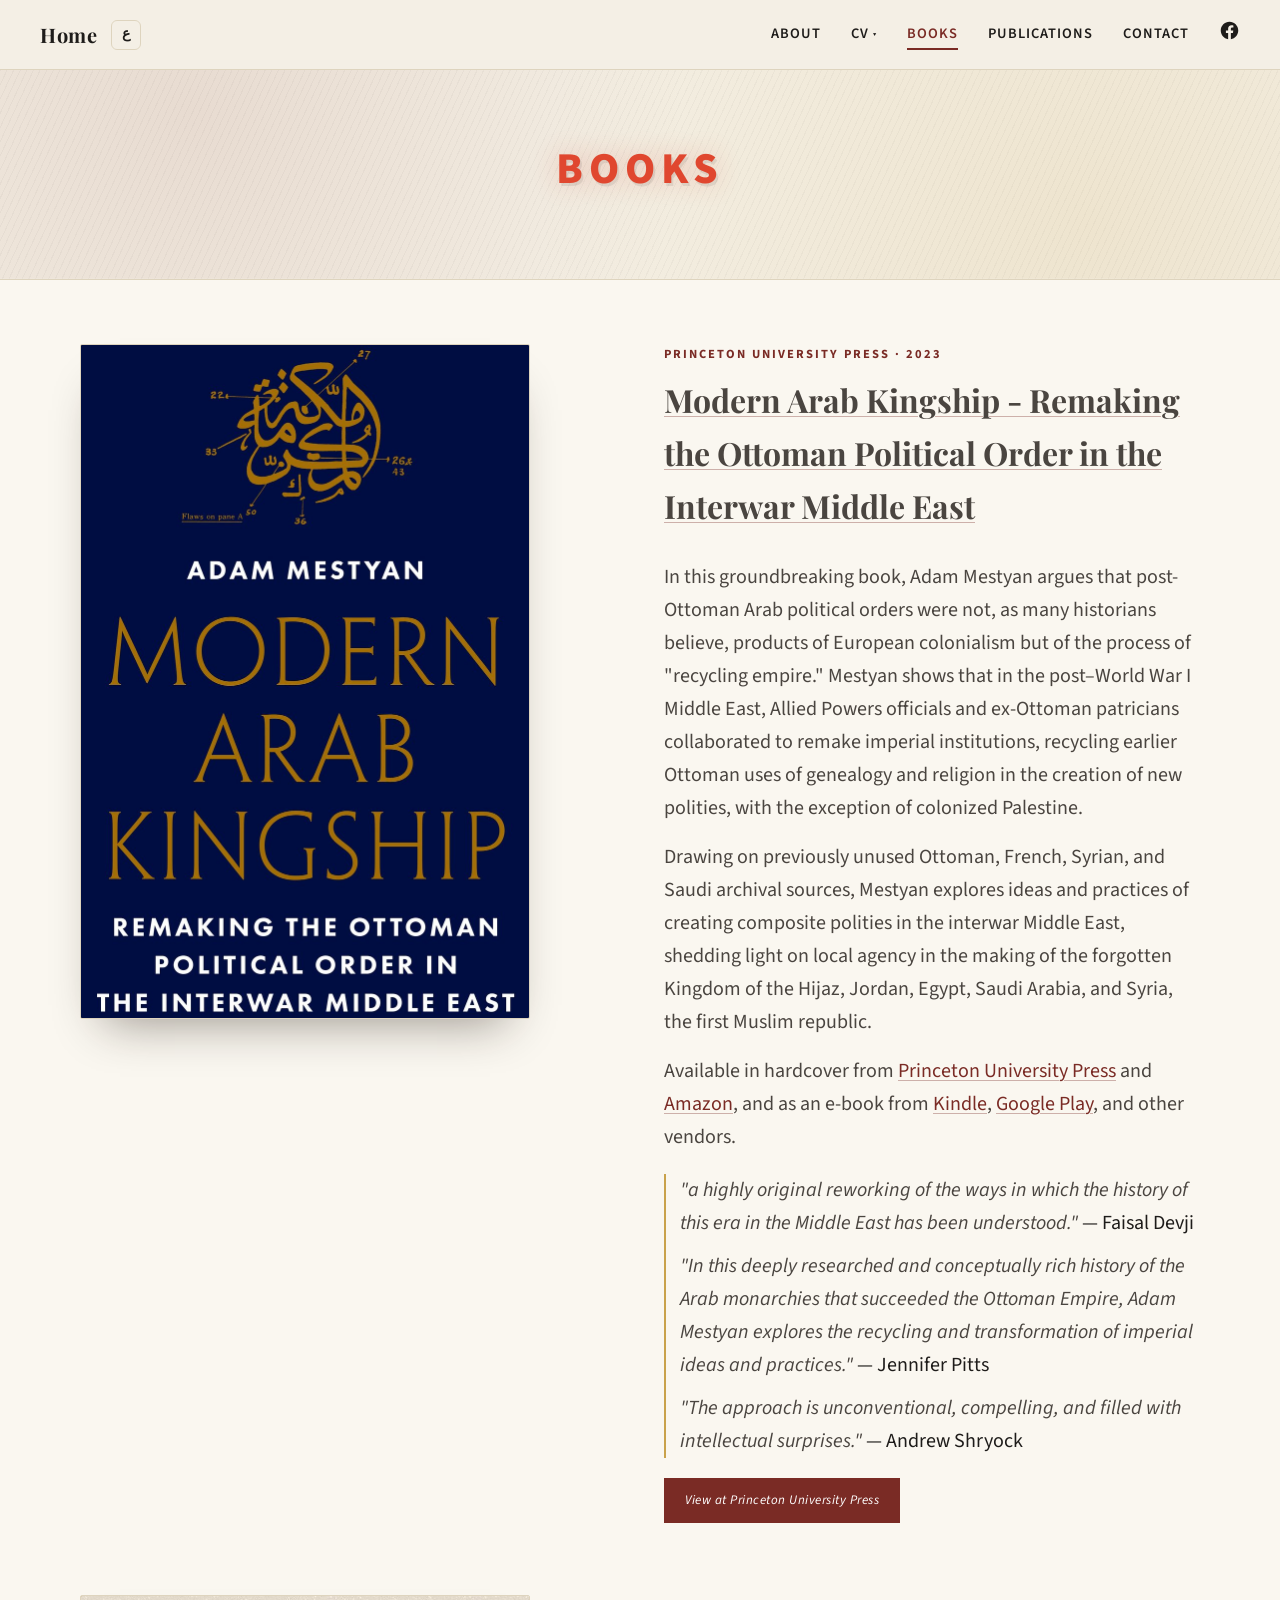
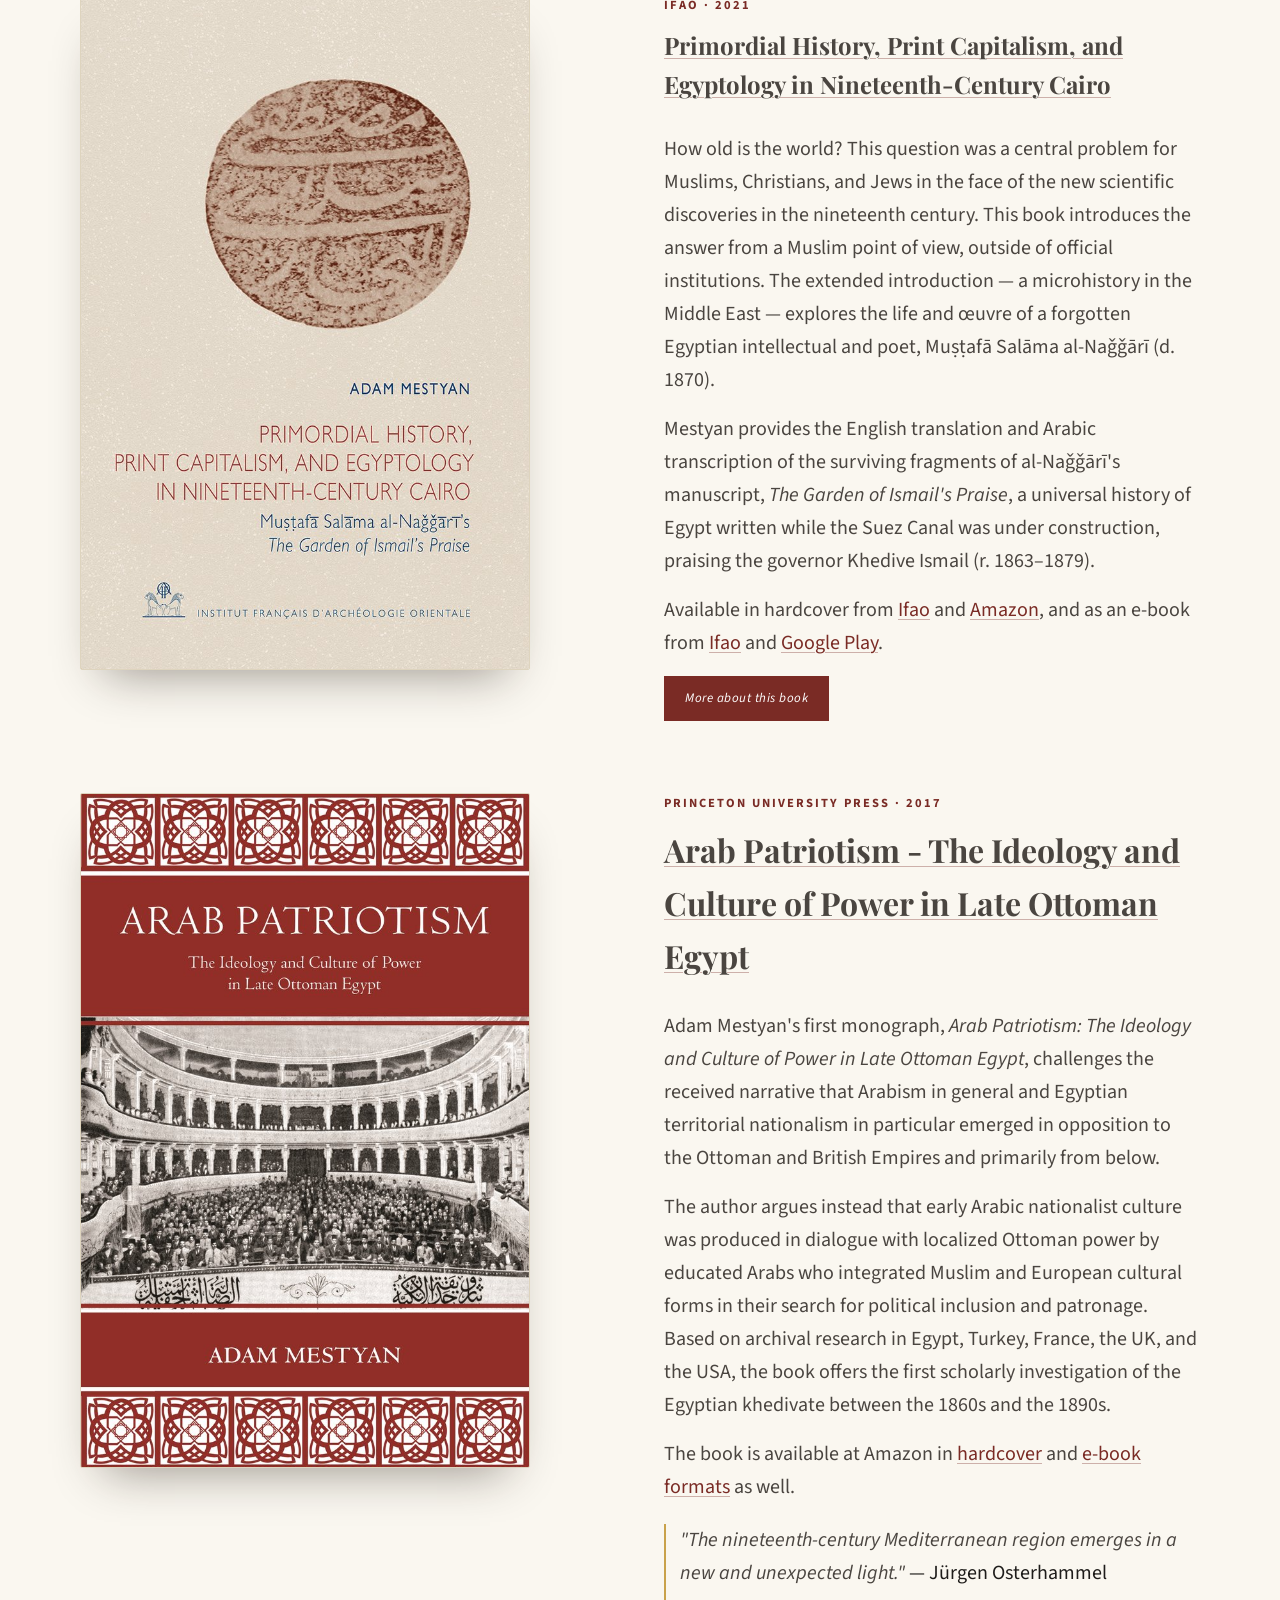
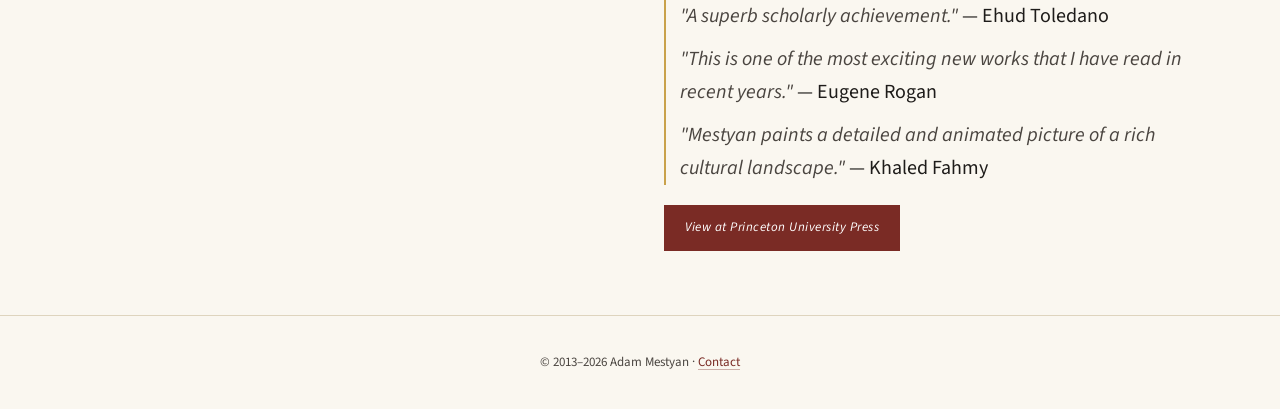
<file: books.html>
<!DOCTYPE html>
<html lang="en">
<head>
<meta charset="UTF-8">
<meta name="viewport" content="width=device-width, initial-scale=1.0">
<title>Books — Adam Mestyan</title>
<link rel="preconnect" href="https://fonts.googleapis.com">
<link href="https://fonts.googleapis.com/css2?family=Playfair+Display:wght@600;700;800&family=Source+Sans+3:wght@400;500;600&display=swap" rel="stylesheet">
<link rel="stylesheet" href="assets/style.css?v=7">
</head>
<body>
  <script src="assets/nav.js"></script>

<header class="site-nav">
  <div class="wrap nav-row">
        <div class="home-group"><a class="home-link" href="index.html">Home</a><a href="books-ar.html" class="lang-toggle" aria-label="Arabic">ع</a></div>
    <nav>
                <ul>
            <li><a href="about.html">About</a></li>
            <li class="nav-dropdown" tabindex="0">
              <a href="javascript:void(0)">CV</a>
              <ul class="dropdown-menu">
                <li><a href="assets/mestyan_CV.pdf" target="_blank" rel="noopener">Full CV</a></li>
                <li><a href="assets/mestyan_OnePageCV.pdf" target="_blank" rel="noopener">One-Page CV</a></li>
              </ul>
            </li>
            <li><a href="books.html" class="active">Books</a></li>
            <li><a href="publications.html">Publications</a></li>
            
            <li><a href="contact.html">Contact</a></li>
                                <li><a class="nav-social" href="https://www.facebook.com/adam.mestyan" target="_blank" rel="noopener" aria-label="Facebook"><svg viewBox="0 0 24 24"><path d="M22 12.06C22 6.5 17.52 2 12 2S2 6.5 2 12.06c0 5 3.66 9.15 8.44 9.94v-7.03H7.9v-2.91h2.54V9.85c0-2.5 1.49-3.89 3.77-3.89 1.09 0 2.24.2 2.24.2v2.46h-1.26c-1.24 0-1.63.77-1.63 1.56v1.88h2.78l-.44 2.91h-2.34V22c4.78-.79 8.44-4.94 8.44-9.94z"/></svg></a></li>
                  
          </ul>
    </nav>
  </div>
</header>

<section class="hero" style="padding:64px 0;">
  <div class="wrap">
    <div class="hero-name" style="font-size:44px; letter-spacing:6px;">Books</div>
  </div>
</section>

<section class="section">
  <div class="wrap">
    <div class="two-col" style="align-items:start; margin-bottom:72px;">
      <div class="book-cover" style="max-width:450px;">
        <img src="assets/cover-modern-arab-kingship.jpg" alt="Modern Arab Kingship cover" onerror="this.style.display='none'">
        <div class="quote">"A highly original reworking of the ways in which the history of this era in the Middle East has been understood."</div>
        <div>
          <div class="cover-tag">A Global History</div>
          <div class="cover-title">Modern Arab<br>Kingship</div>
        </div>
        <div>
          <div class="cover-author">Adam Mestyan</div>
        </div>
      </div>
      <div>
        <div class="section-kicker">Princeton University Press · 2023</div>
        <h2><a href="https://press.princeton.edu/books/hardcover/9780691190976/modern-arab-kingship" target="_blank" rel="noopener" style="color:inherit;">Modern Arab Kingship - Remaking the Ottoman Political Order in the Interwar Middle East</a></h2>
        <p>
          In this groundbreaking book, Adam Mestyan argues that post-Ottoman Arab political orders
          were not, as many historians believe, products of European colonialism but of the process
          of "recycling empire." Mestyan shows that in the post–World War I Middle East, Allied
          Powers officials and ex-Ottoman patricians collaborated to remake imperial institutions,
          recycling earlier Ottoman uses of genealogy and religion in the creation of new polities,
          with the exception of colonized Palestine.
        </p>
        <p>
          Drawing on previously unused Ottoman, French, Syrian, and Saudi archival sources, Mestyan
          explores ideas and practices of creating composite polities in the interwar Middle East,
          shedding light on local agency in the making of the forgotten Kingdom of the Hijaz,
          Jordan, Egypt, Saudi Arabia, and Syria, the first Muslim republic.
        </p>
        <p>
Available in hardcover from <a href="https://press.princeton.edu/books/hardcover/9780691190976/modern-arab-kingship" target="_blank" rel="noopener">Princeton University Press</a> and <a href="https://www.amazon.com/Modern-Arab-Kingship-Remaking-Political/dp/0691190976/ref=sr_1_1?crid=1ICU3RJUGD0A0&keywords=mestyan&qid=1692749899&sprefix=mestyan%2Caps%2C96&sr=8-1" target="_blank" rel="noopener">Amazon</a>, and as an e-book from <a href="https://www.amazon.com/Modern-Arab-Kingship-Remaking-Political-ebook/dp/B0BVDSR32Y/ref=tmm_kin_swatch_0?_encoding=UTF8&qid=1692749899&sr=8-1" target="_blank" rel="noopener">Kindle</a>, <a href="https://play.google.com/store/books/details?id=fhCtEAAAQBAJ&rdid=book-fhCtEAAAQBAJ&rdot=1&source=gbs_atb&pcampaignid=books_booksearch_atb" target="_blank" rel="noopener">Google Play</a>, and other vendors.
        </p>
          <blockquote style="font-style:italic; color:var(--ink-soft); border-left:2px solid var(--gold); padding-left:14px; margin:20px 0;">
            <p style="margin-bottom:10px;">"a highly original reworking of the ways in which the history of this era in the Middle East has been understood." <span style="font-style:normal; color:var(--ink);">— Faisal Devji</span></p>
            <p style="margin-bottom:10px;">"In this deeply researched and conceptually rich history of the Arab monarchies that succeeded the Ottoman Empire, Adam Mestyan explores the recycling and transformation of imperial ideas and practices." <span style="font-style:normal; color:var(--ink);">— Jennifer Pitts</span></p>
            <p style="margin-bottom:0;">"The approach is unconventional, compelling, and filled with intellectual surprises." <span style="font-style:normal; color:var(--ink);">— Andrew Shryock</span></p>
          </blockquote>
        <a class="btn btn-solid" style="color:#fff;" href="https://press.princeton.edu/books/hardcover/9780691190976/modern-arab-kingship" target="_blank" rel="noopener">View at Princeton University Press</a>
      </div>
    </div>

    <div class="two-col" style="align-items:start; margin-bottom:72px;">
      <div class="book-cover" style="max-width:450px;">
            <img src="assets/cover-primordial-history-web.jpg" alt="Primordial History cover" onerror="this.style.display='none'">
        <div class="quote"></div>
        <div>
          <div class="cover-tag">Ifao · 2021</div>
          <div class="cover-title" style="font-size:22px;">Primordial History, Print Capitalism, and Egyptology in Nineteenth-Century Cairo</div>
        </div>
        <div>
          <div class="cover-author">Adam Mestyan</div>
        </div>
      </div>
      <div>
        <div class="section-kicker">Ifao · 2021</div>
        <h2 style="font-size:24px;"><a href="https://www.ifao.egnet.net/publications/catalogue/9782724707496/" target="_blank" rel="noopener" style="color:inherit;">Primordial History, Print Capitalism, and Egyptology in Nineteenth-Century Cairo</a></h2>
        <p>
          How old is the world? This question was a central problem for Muslims, Christians, and
          Jews in the face of the new scientific discoveries in the nineteenth century. This book
          introduces the answer from a Muslim point of view, outside of official institutions. The
          extended introduction — a microhistory in the Middle East — explores the life and œuvre of
          a forgotten Egyptian intellectual and poet, Muṣṭafā Salāma al-Naǧǧārī (d. 1870).
        </p>
        <p>
          Mestyan provides the English translation and Arabic transcription of the surviving
          fragments of al-Naǧǧārī's manuscript, <em>The Garden of Ismail's Praise</em>, a universal
          history of Egypt written while the Suez Canal was under construction, praising the
          governor Khedive Ismail (r. 1863–1879).
        </p>
        <p>Available in hardcover from <a href="https://www.ifao.egnet.net/publications/catalogue/9782724707496/" target="_blank" rel="noopener">Ifao</a> and <a href="https://www.amazon.com/Primordial-History-Capitalism-Egyptology-Nineteenth-Century/dp/2724707494/ref=sr_1_2?dchild=1&keywords=mestyan&qid=1629899079&sr=8-2" target="_blank" rel="noopener">Amazon</a>, and as an e-book from <a href="https://www.ifao.egnet.net/publications/catalogue/9782724707496/" target="_blank" rel="noopener">Ifao</a> and <a href="https://play.google.com/store/books/details/Primordial_History_Print_Capitalism_and_Egyptology?id=VUYoEAAAQBAJ&hl=en_US&gl=US" target="_blank" rel="noopener">Google Play</a>.</p>
        <a class="btn btn-solid" style="color:#fff;" href="https://www.ifao.egnet.net/publications/catalogue/9782724707496/" target="_blank" rel="noopener">More about this book</a>
      </div>
    </div>

    <div class="two-col" style="align-items:start;">
      <div class="book-cover" style="max-width:450px;">
            <img src="assets/cover-arab-patriotism-web.jpg" alt="Arab Patriotism cover" onerror="this.style.display='none'">
        <div class="quote">"The nineteenth-century Mediterranean region emerges in a new and unexpected light."</div>
        <div>
          <div class="cover-tag">Princeton University Press</div>
          <div class="cover-title">Arab<br>Patriotism</div>
        </div>
        <div>
          <div class="cover-author">Adam Mestyan</div>
        </div>
      </div>
      <div>
        <div class="section-kicker">Princeton University Press · 2017</div>
        <h2><a href="https://www.amazon.com/Arab-Patriotism-Ideology-Culture-Ottoman-ebook/dp/B01MQDLE96/ref=sr_1_1?ie=UTF8&amp;qid=1531572286&amp;sr=8-1&amp;keywords=arab+patriotism" target="_blank" rel="noopener" style="color:inherit;">Arab Patriotism - The Ideology and Culture of Power in
          Late Ottoman Egypt</a></h2>
        <p>
          Adam Mestyan's first monograph, <em>Arab Patriotism: The Ideology and Culture of Power in
          Late Ottoman Egypt</em>, challenges the received narrative that Arabism in general and
          Egyptian territorial nationalism in particular emerged in opposition to the Ottoman and
          British Empires and primarily from below.
        </p>
        <p>
          The author argues instead that early Arabic nationalist culture was produced in dialogue
          with localized Ottoman power by educated Arabs who integrated Muslim and European cultural
          forms in their search for political inclusion and patronage. Based on archival research in
          Egypt, Turkey, France, the UK, and the USA, the book offers the first scholarly
          investigation of the Egyptian khedivate between the 1860s and the 1890s.
        </p>
          <p>The book is available at Amazon in <a href="https://www.amazon.com/Arab-Patriotism-Ideology-Culture-Ottoman/dp/0691172641/ref=tmm_hrd_swatch_0?_encoding=UTF8&qid=1494878707&sr=8-1" target="_blank" rel="noopener">hardcover</a> and <a href="https://www.amazon.com/Arab-Patriotism-Ideology-Culture-Ottoman-ebook/dp/B01MQDLE96/ref=sr_1_1_twi_kin_1?ie=UTF8&qid=1494878707&sr=8-1&keywords=mestyan" target="_blank" rel="noopener">e-book formats</a> as well.</p>
          <blockquote style="font-style:italic; color:var(--ink-soft); border-left:2px solid var(--gold); padding-left:14px; margin:20px 0;">
            <p style="margin-bottom:10px;">"The nineteenth-century Mediterranean region emerges in a new and unexpected light." <span style="font-style:normal; color:var(--ink);">— Jürgen Osterhammel</span></p>
            <p style="margin-bottom:10px;">"A superb scholarly achievement." <span style="font-style:normal; color:var(--ink);">— Ehud Toledano</span></p>
            <p style="margin-bottom:10px;">"This is one of the most exciting new works that I have read in recent years." <span style="font-style:normal; color:var(--ink);">— Eugene Rogan</span></p>
            <p style="margin-bottom:0;">"Mestyan paints a detailed and animated picture of a rich cultural landscape." <span style="font-style:normal; color:var(--ink);">— Khaled Fahmy</span></p>
          </blockquote>
                <a class="btn btn-solid" style="color:#fff;" href="https://press.princeton.edu/books/hardcover/9780691172644/arab-patriotism" target="_blank" rel="noopener">View at Princeton University Press</a>
      </div>
    </div>
  </div>
</section>

<footer class="site-footer">
    <div class="wrap">© 2013–2026 Adam Mestyan · <a href="contact.html">Contact</a></div>
</footer>

</body>
</html>
</file>
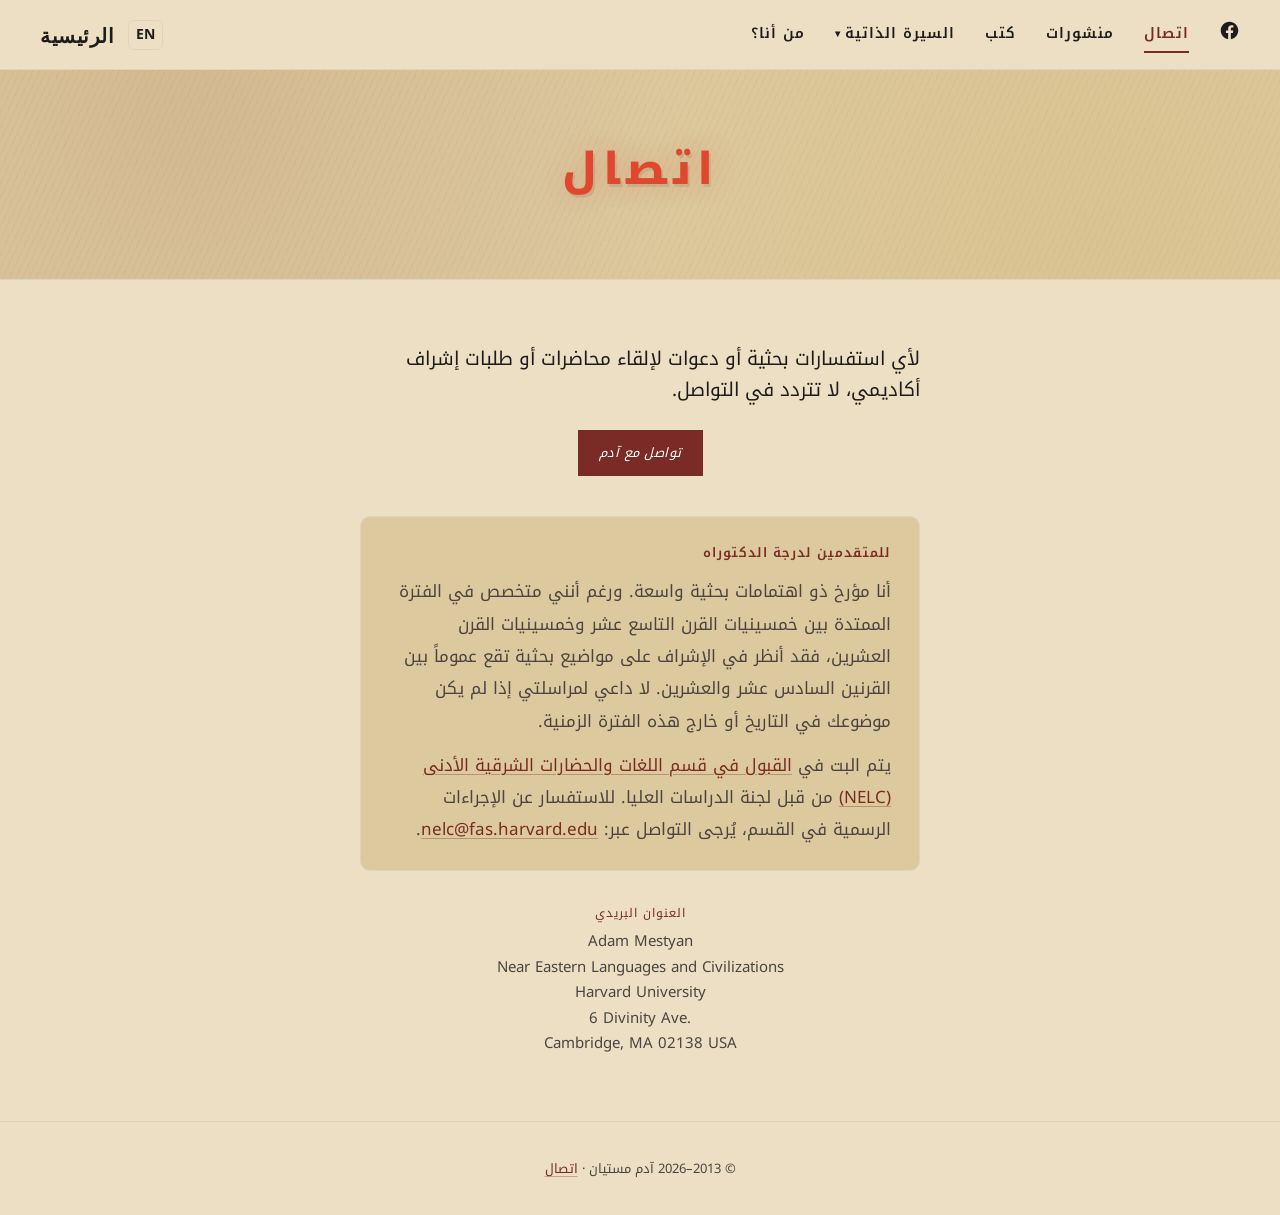
<file: contact-ar.html>
<!DOCTYPE html>
<html lang="ar" dir="rtl">
<head>
<meta charset="UTF-8">
<meta name="viewport" content="width=device-width, initial-scale=1.0">
<title>اتصال — آدم مستيان</title>
<link rel="preconnect" href="https://fonts.googleapis.com">
<link href="https://fonts.googleapis.com/css2?family=Playfair+Display:wght@600;700;800&family=Source+Sans+3:wght@400;500;600&display=swap" rel="stylesheet">
<link href="https://fonts.googleapis.com/css2?family=Noto+Kufi+Arabic:wght@400;500;600;700&family=Tajawal:wght@400;500;700&display=swap" rel="stylesheet">
<link rel="stylesheet" href="assets/style.css?v=7">
</head>
<body>
<script src="assets/nav.js"></script>

<header class="site-nav">
<div class="wrap nav-row">
<div class="home-group"><a class="home-link" href="index-ar.html">الرئيسية</a><a href="contact.html" class="lang-toggle" aria-label="English">EN</a></div>
<nav>
<ul>
<li><a href="about-ar.html">من أنا؟</a></li>
<li class="nav-dropdown" tabindex="0">
<a href="javascript:void(0)">السيرة الذاتية</a>
<ul class="dropdown-menu">
<li><a href="assets/mestyan_CV.pdf" target="_blank" rel="noopener">السيرة الذاتية الكاملة</a></li>
<li><a href="assets/mestyan_OnePageCV.pdf" target="_blank" rel="noopener">السيرة الذاتية المختصرة</a></li>
</ul>
</li>
<li><a href="books-ar.html">كتب</a></li>
<li><a href="publications-ar.html">منشورات</a></li>

<li><a href="contact-ar.html" class="active">اتصال</a></li>
<li><a class="nav-social" href="https://www.facebook.com/adam.mestyan" target="_blank" rel="noopener" aria-label="Facebook"><svg viewBox="0 0 24 24"><path d="M22 12.06C22 6.5 17.52 2 12 2S2 6.5 2 12.06c0 5 3.66 9.15 8.44 9.94v-7.03H7.9v-2.91h2.54V9.85c0-2.5 1.49-3.89 3.77-3.89 1.09 0 2.24.2 2.24.2v2.46h-1.26c-1.24 0-1.63.77-1.63 1.56v1.88h2.78l-.44 2.91h-2.34V22c4.78-.79 8.44-4.94 8.44-9.94z"/></svg></a></li>

</ul>
</nav>
</div>
</header>

<section class="hero" style="padding:64px 0;">
<div class="wrap">
<div class="hero-name" style="font-size:44px; letter-spacing:6px;">اتصال</div>
</div>
</section>

<section class="section">
<div class="wrap" style="max-width:640px;">
<p class="lede">لأي استفسارات بحثية أو دعوات لإلقاء محاضرات أو طلبات إشراف أكاديمي، لا تتردد في التواصل.</p>
<div style="margin-top:24px; display:flex; justify-content:center; gap:12px; flex-wrap:wrap;">
<a class="btn btn-solid" style="color:#fff;" href="mailto:adam.mestyan@fas.harvard.edu">تواصل مع آدم</a>
</div>
<div style="margin-top:40px; padding:24px 28px; border:1px solid var(--border); border-radius:10px; background:var(--cream); font-size:17px; line-height:1.9; color:var(--ink-soft);">
<div style="font-size:13px; letter-spacing:1px; color:var(--maroon); margin-bottom:10px; font-weight:600;">للمتقدمين لدرجة الدكتوراه</div>
<p style="margin:0 0 12px; font-size:17px;">أنا مؤرخ ذو اهتمامات بحثية واسعة. ورغم أنني متخصص في الفترة الممتدة بين خمسينيات القرن التاسع عشر وخمسينيات القرن العشرين، فقد أنظر في الإشراف على مواضيع بحثية تقع عموماً بين القرنين السادس عشر والعشرين. لا داعي لمراسلتي إذا لم يكن موضوعك في التاريخ أو خارج هذه الفترة الزمنية.</p>
<p style="margin:0; font-size:17px;">يتم البت في <a href="https://nelc.fas.harvard.edu/graduate/admissions" target="_blank" rel="noopener">القبول في قسم اللغات والحضارات الشرقية الأدنى (NELC)</a> من قبل لجنة الدراسات العليا. للاستفسار عن الإجراءات الرسمية في القسم، يُرجى التواصل عبر: <a href="mailto:nelc@fas.harvard.edu" dir="ltr">nelc@fas.harvard.edu</a>.</p>
</div>
<div style="margin-top:32px; text-align:center; color:var(--ink-soft); font-size:15px; line-height:1.7;">
<div style="font-size:12px; letter-spacing:1px; color:var(--maroon); margin-bottom:6px;">العنوان البريدي</div>
<div dir="ltr">
Adam Mestyan<br>
Near Eastern Languages and Civilizations<br>
Harvard University<br>
6 Divinity Ave.<br>
Cambridge, MA 02138 USA
</div>
</div>
</div>
</section>

<footer class="site-footer">
<div class="wrap">© 2013–2026 آدم مستيان · <a href="contact-ar.html">اتصال</a></div>
</footer>

</body>
</html>
</file>
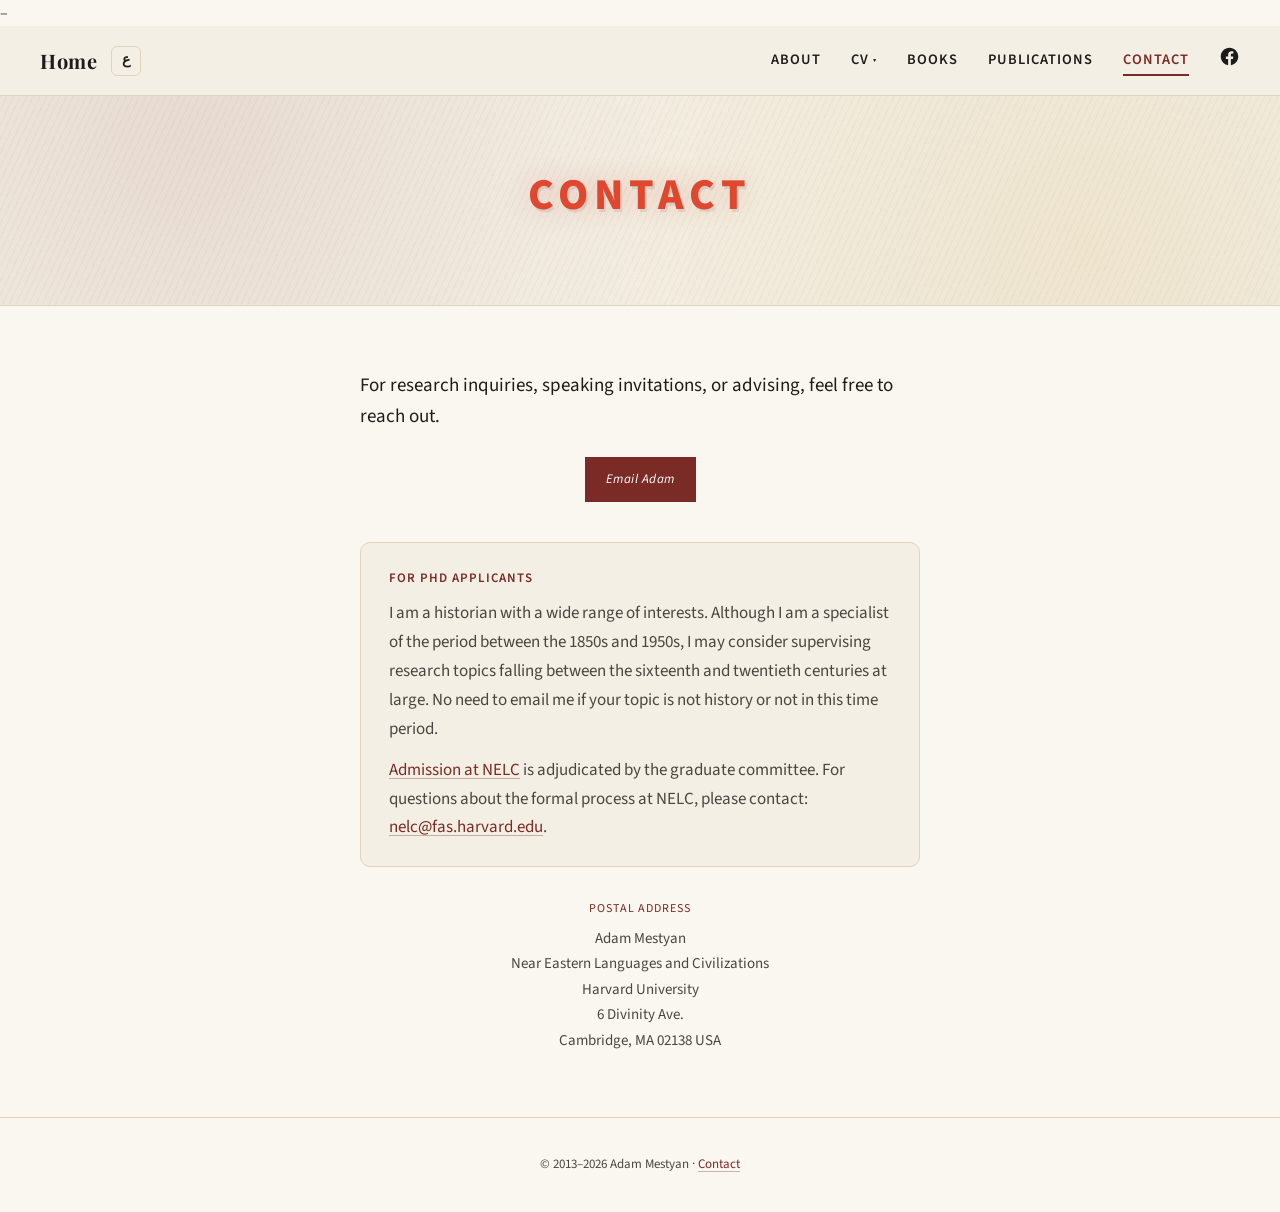
<file: contact.html>
–<!DOCTYPE html>
<html lang="en">
<head>
<meta charset="UTF-8">
<meta name="viewport" content="width=device-width, initial-scale=1.0">
<title>Contact — Adam Mestyan</title>
<link rel="preconnect" href="https://fonts.googleapis.com">
<link href="https://fonts.googleapis.com/css2?family=Playfair+Display:wght@600;700;800&family=Source+Sans+3:wght@400;500;600&display=swap" rel="stylesheet">
<link rel="stylesheet" href="assets/style.css?v=7">
</head>
<body>
  <script src="assets/nav.js"></script>

<header class="site-nav">
  <div class="wrap nav-row">
        <div class="home-group"><a class="home-link" href="index.html">Home</a><a href="contact-ar.html" class="lang-toggle" aria-label="Arabic">ع</a></div>
    <nav>
             <ul>
          <li><a href="about.html">About</a></li>
          <li class="nav-dropdown" tabindex="0">
            <a href="javascript:void(0)">CV</a>
            <ul class="dropdown-menu">
              <li><a href="assets/mestyan_CV.pdf" target="_blank" rel="noopener">Full CV</a></li>
              <li><a href="assets/mestyan_OnePageCV.pdf" target="_blank" rel="noopener">One-Page CV</a></li>
            </ul>
          </li>
          <li><a href="books.html">Books</a></li>
          <li><a href="publications.html">Publications</a></li>
          
          <li><a href="contact.html" class="active">Contact</a></li>
                             <li><a class="nav-social" href="https://www.facebook.com/adam.mestyan" target="_blank" rel="noopener" aria-label="Facebook"><svg viewBox="0 0 24 24"><path d="M22 12.06C22 6.5 17.52 2 12 2S2 6.5 2 12.06c0 5 3.66 9.15 8.44 9.94v-7.03H7.9v-2.91h2.54V9.85c0-2.5 1.49-3.89 3.77-3.89 1.09 0 2.24.2 2.24.2v2.46h-1.26c-1.24 0-1.63.77-1.63 1.56v1.88h2.78l-.44 2.91h-2.34V22c4.78-.79 8.44-4.94 8.44-9.94z"/></svg></a></li>
               
        </ul>
    </nav>
  </div>
</header>

<section class="hero" style="padding:64px 0;">
  <div class="wrap">
    <div class="hero-name" style="font-size:44px; letter-spacing:6px;">Contact</div>
  </div>
</section>

<section class="section">
  <div class="wrap" style="max-width:640px;">
    <p class="lede">For research inquiries, speaking invitations, or advising, feel free to reach out.</p>
      <div style="margin-top:24px; display:flex; justify-content:center; gap:12px; flex-wrap:wrap;">
        <a class="btn btn-solid" style="color:#fff;" href="mailto:adam.mestyan@fas.harvard.edu">Email Adam</a>
      </div>
      <div style="margin-top:40px; padding:24px 28px; border:1px solid var(--border); border-radius:10px; background:var(--cream); font-size:17px; line-height:1.7; color:var(--ink-soft);">
        <div style="font-size:13px; text-transform:uppercase; letter-spacing:1px; color:var(--maroon); margin-bottom:10px; font-weight:600;">For PhD Applicants</div>
        <p style="margin:0 0 12px; font-size:17px;">I am a historian with a wide range of interests. Although I am a specialist of the period between the 1850s and 1950s, I may consider supervising research topics falling between the sixteenth and twentieth centuries at large. No need to email me if your topic is not history or not in this time period.</p>
        <p style="margin:0; font-size:17px;"><a href="https://nelc.fas.harvard.edu/graduate/admissions" target="_blank" rel="noopener">Admission at NELC</a> is adjudicated by the graduate committee. For questions about the formal process at NELC, please contact: <a href="mailto:nelc@fas.harvard.edu">nelc@fas.harvard.edu</a>.</p>
      </div>
      <div style="margin-top:32px; text-align:center; color:var(--ink-soft); font-size:15px; line-height:1.7;">
        <div style="font-size:12px; text-transform:uppercase; letter-spacing:1px; color:var(--maroon); margin-bottom:6px;">Postal address</div>
        Adam Mestyan<br>
        Near Eastern Languages and Civilizations<br>
        Harvard University<br>
        6 Divinity Ave.<br>
        Cambridge, MA 02138 USA
      </div>
  </div>
</section>

<footer class="site-footer">
    <div class="wrap">© 2013–2026 Adam Mestyan · <a href="contact.html">Contact</a></div>
</footer>

</body>
</html>
</file>
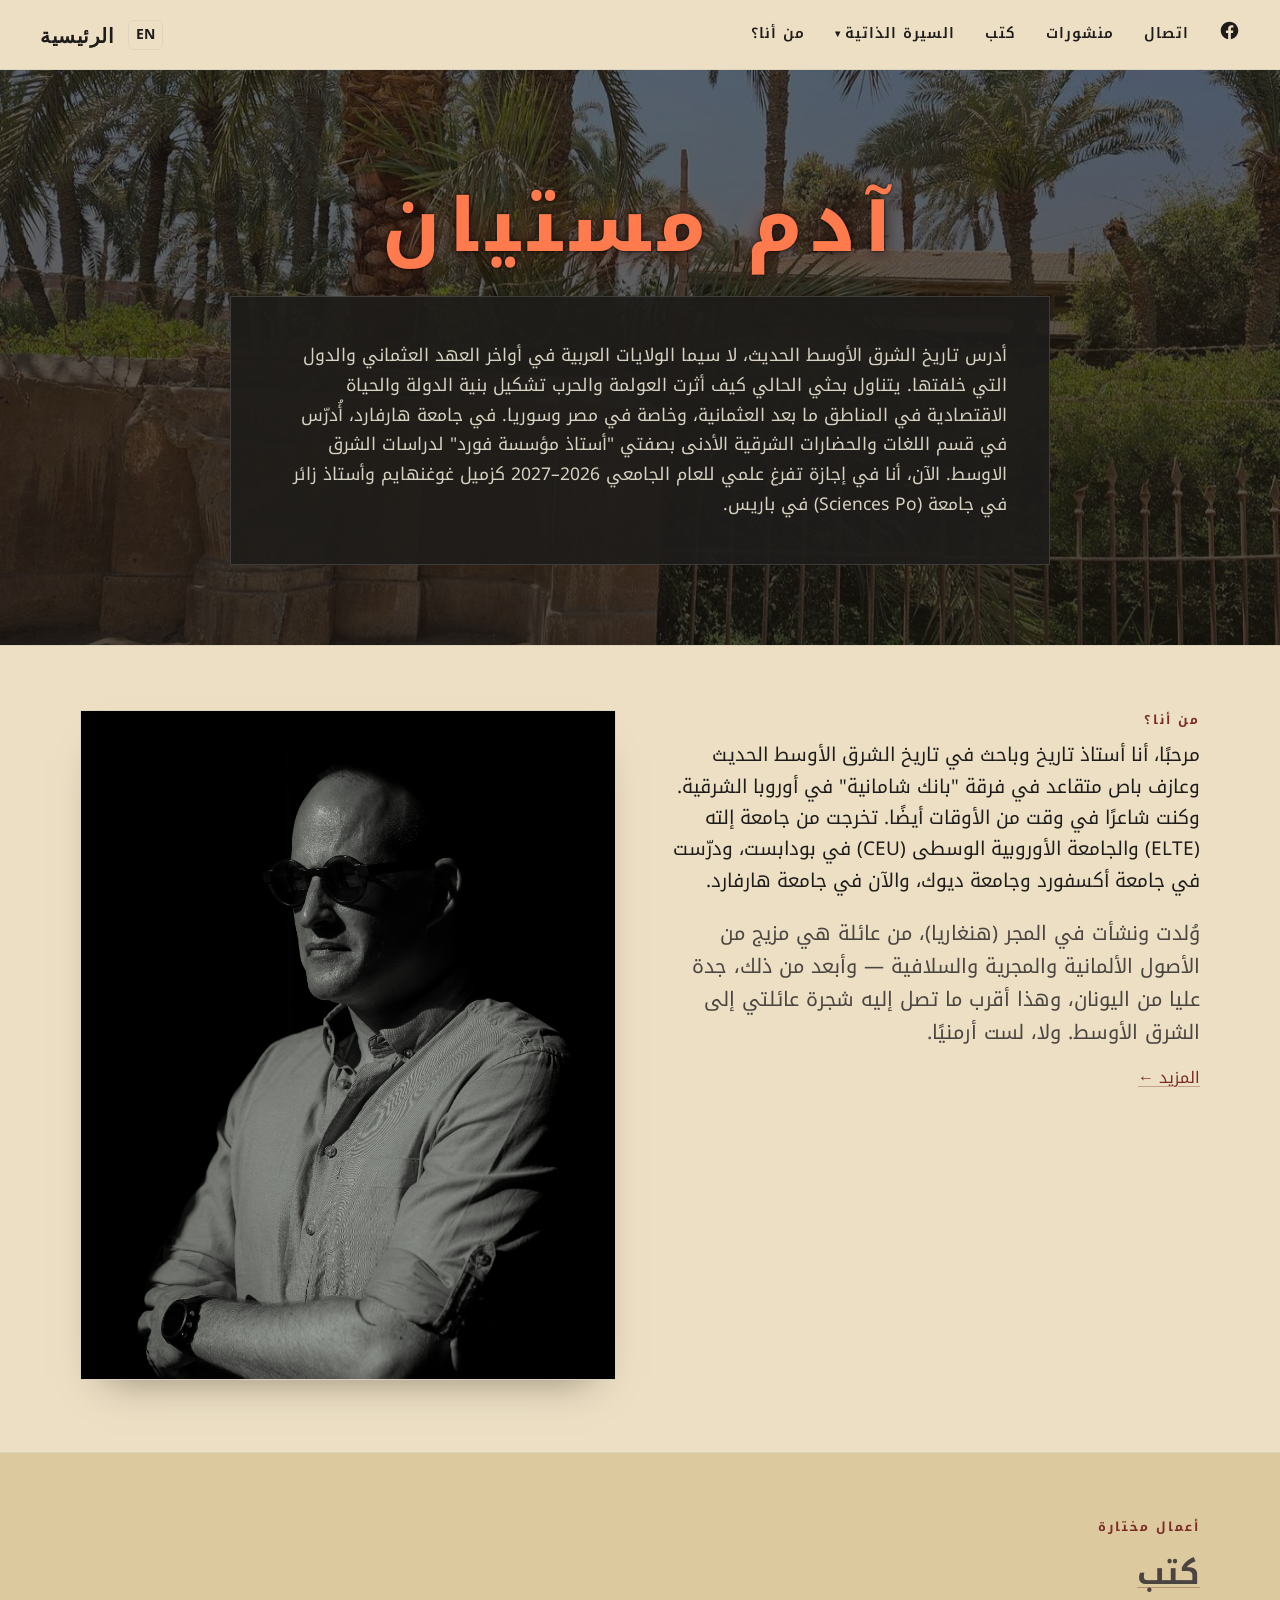
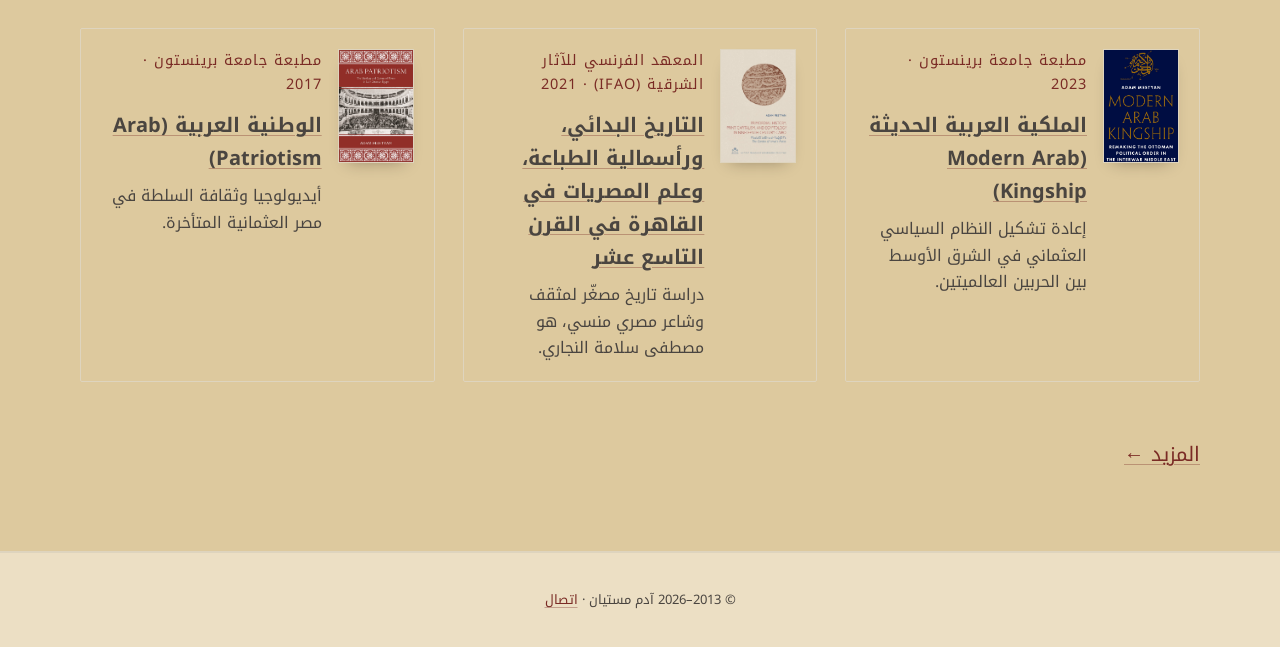
<file: index-ar.html>
<!DOCTYPE html>
<html lang="ar" dir="rtl">
<head>
<meta charset="UTF-8">
<meta name="viewport" content="width=device-width, initial-scale=1.0">
<title>آدم مستيان — مؤرخ</title>
<link rel="preconnect" href="https://fonts.googleapis.com">
<link href="https://fonts.googleapis.com/css2?family=Playfair+Display:wght@600;700;800&family=Source+Sans+3:wght@400;500;600&display=swap" rel="stylesheet">
<link href="https://fonts.googleapis.com/css2?family=Noto+Kufi+Arabic:wght@400;500;600;700&family=Tajawal:wght@400;500;700&display=swap" rel="stylesheet">
<link rel="stylesheet" href="assets/style.css?v=7">
</head>
<body>
<script src="assets/nav.js"></script>

<header class="site-nav">
<div class="wrap nav-row">
<div class="home-group"><a class="home-link" href="index-ar.html">الرئيسية</a><a href="index.html" class="lang-toggle" aria-label="English">EN</a></div>
<nav>
<ul>
<li><a href="about-ar.html">من أنا؟</a></li>
<li class="nav-dropdown" tabindex="0">
<a href="javascript:void(0)">السيرة الذاتية</a>
<ul class="dropdown-menu">
<li><a href="assets/mestyan_CV.pdf" target="_blank" rel="noopener">السيرة الذاتية الكاملة</a></li>
<li><a href="assets/mestyan_OnePageCV.pdf" target="_blank" rel="noopener">السيرة الذاتية المختصرة</a></li>
</ul>
</li>
<li><a href="books-ar.html">كتب</a></li>
<li><a href="publications-ar.html">منشورات</a></li>

<li><a href="contact-ar.html">اتصال</a></li>
<li><a class="nav-social" href="https://www.facebook.com/adam.mestyan" target="_blank" rel="noopener" aria-label="Facebook"><svg viewBox="0 0 24 24"><path d="M22 12.06C22 6.5 17.52 2 12 2S2 6.5 2 12.06c0 5 3.66 9.15 8.44 9.94v-7.03H7.9v-2.91h2.54V9.85c0-2.5 1.49-3.89 3.77-3.89 1.09 0 2.24.2 2.24.2v2.46h-1.26c-1.24 0-1.63.77-1.63 1.56v1.88h2.78l-.44 2.91h-2.34V22c4.78-.79 8.44-4.94 8.44-9.94z"/></svg></a></li>

</ul>
</nav>
</div>
</header>

<section class="hero" id="hero">
<div class="wrap">
<div class="hero-name">آدم مستيان</div>

<div class="hero-feature">
<div class="intro-textbox">
<p>
أدرس تاريخ الشرق الأوسط الحديث، لا سيما الولايات العربية في أواخر العهد العثماني والدول التي خلفتها. يتناول بحثي الحالي كيف أثرت العولمة والحرب تشكيل بنية الدولة والحياة الاقتصادية في المناطق ما بعد العثمانية، وخاصة في مصر وسوريا. في جامعة هارفارد، أُدرّس في قسم اللغات والحضارات الشرقية الأدنى بصفتي "أستاذ مؤسسة فورد" لدراسات الشرق الاوسط. الآن، أنا في إجازة تفرغ علمي للعام الجامعي 2026–2027 كزميل غوغنهايم وأستاذ زائر في جامعة  (Sciences Po) في باريس.
</p>
</div>
</div>
</div>
</section>

<section class="section">
<div class="wrap two-col">
<div>
<div class="section-kicker">من أنا؟</div>
<p class="lede">
مرحبًا، أنا أستاذ تاريخ وباحث في تاريخ الشرق الأوسط الحديث وعازف باص متقاعد في فرقة "بانك شامانية" في أوروبا الشرقية. وكنت شاعرًا في وقت من الأوقات أيضًا. تخرجت من جامعة إلته (ELTE) والجامعة الأوروبية الوسطى (CEU) في بودابست، ودرّست في جامعة أكسفورد وجامعة ديوك، والآن في جامعة هارفارد.
</p>
<p>
وُلدت ونشأت في المجر (هنغاريا)، من عائلة هي مزيج من الأصول الألمانية والمجرية والسلافية — وأبعد من ذلك، جدة عليا من اليونان، وهذا أقرب ما تصل إليه شجرة عائلتي إلى الشرق الأوسط. ولا، لست أرمنيًا.
</p>
<a href="about-ar.html">المزيد ←</a>
</div>
<div>
<img class="person-photo" src="assets/adam-portrait.jpg" alt="آدم مستيان" onerror="this.style.display='none'">
</div>
</div>
</section>

<section class="section" style="background:var(--cream); border-top:1px solid var(--border); border-bottom:1px solid var(--border);">
<div class="wrap">
<div class="section-kicker">أعمال مختارة</div>
<h2><a href="books-ar.html" style="color:inherit;">كتب</a></h2>
<div class="card-grid">
<div class="card">
<img class="card-cover" src="assets/cover-modern-arab-kingship.jpg" alt="غلاف كتاب Modern Arab Kingship" onerror="this.style.display='none'">
<div class="card-body">
<div class="meta">مطبعة جامعة برينستون · 2023</div>
<h3><a href="https://press.princeton.edu/books/hardcover/9780691190976/modern-arab-kingship" target="_blank" rel="noopener" style="color:inherit;">الملكية العربية الحديثة (Modern Arab Kingship)</a></h3>
<p>إعادة تشكيل النظام السياسي العثماني في الشرق الأوسط بين الحربين العالميتين.</p>
</div>
</div>
<div class="card">
<img class="card-cover" src="assets/cover-primordial-history-web.jpg" alt="غلاف كتاب Primordial History" onerror="this.style.display='none'">
<div class="card-body">
<div class="meta">المعهد الفرنسي للآثار الشرقية (Ifao) · 2021</div>
<h3><a href="https://www.ifao.egnet.net/publications/catalogue/9782724707496/" target="_blank" rel="noopener" style="color:inherit;">التاريخ البدائي، ورأسمالية الطباعة، وعلم المصريات في القاهرة في القرن التاسع عشر</a></h3>
<p>دراسة تاريخ مصغّر لمثقف وشاعر مصري منسي، هو مصطفى سلامة النجاري.</p>
</div>
</div>
<div class="card">
<img class="card-cover" src="assets/cover-arab-patriotism-web.jpg" alt="غلاف كتاب Arab Patriotism" onerror="this.style.display='none'">
<div class="card-body">
<div class="meta">مطبعة جامعة برينستون · 2017</div>
<h3><a href="https://press.princeton.edu/books/hardcover/9780691172644/arab-patriotism" target="_blank" rel="noopener" style="color:inherit;">الوطنية العربية (Arab Patriotism)</a></h3>
<p>أيديولوجيا وثقافة السلطة في مصر العثمانية المتأخرة.</p>
</div>
</div>
<p style="margin-top:28px;"><a href="books-ar.html">المزيد ←</a></p>
</div>
</section>

<footer class="site-footer">
<div class="wrap">© 2013–2026 آدم مستيان · <a href="contact.html">اتصال</a></div>
</footer>

<script>
(function(){
var backgrounds = [
'assets/hero-map.jpg',
'assets/hero-arabic-doc.jpg',
'assets/hero-french-doc.jpg',
'assets/hero-egypt-landscape.jpg',
'assets/hero-factory.jpg'
];
var hero = document.getElementById('hero');
if(!hero) return;

var order = backgrounds.slice();
for(var i = order.length - 1; i > 0; i--){
var j = Math.floor(Math.random() * (i + 1));
var tmp = order[i]; order[i] = order[j]; order[j] = tmp;
}

var layerA = document.createElement('div');
var layerB = document.createElement('div');
layerA.className = 'hero-bg-layer';
layerB.className = 'hero-bg-layer';
hero.insertBefore(layerB, hero.firstChild);
hero.insertBefore(layerA, hero.firstChild);
var layers = [layerA, layerB];

var active = 0;
var idx = 0;

function showNext(){
var src = order[idx % order.length];
idx++;
var img = new Image();
img.onload = function(){
var next = (active + 1) % 2;
var layer = layers[next];
layer.style.backgroundImage = "url('" + src + "')";
layer.classList.remove('zooming');
void layer.offsetWidth;
layer.classList.add('active', 'zooming');
layers[active].classList.remove('active');
active = next;
hero.classList.add('has-photo');
};
img.src = src;
}

showNext();
setInterval(showNext, 3000);
})();
</script>

</body>
</html>
</file>
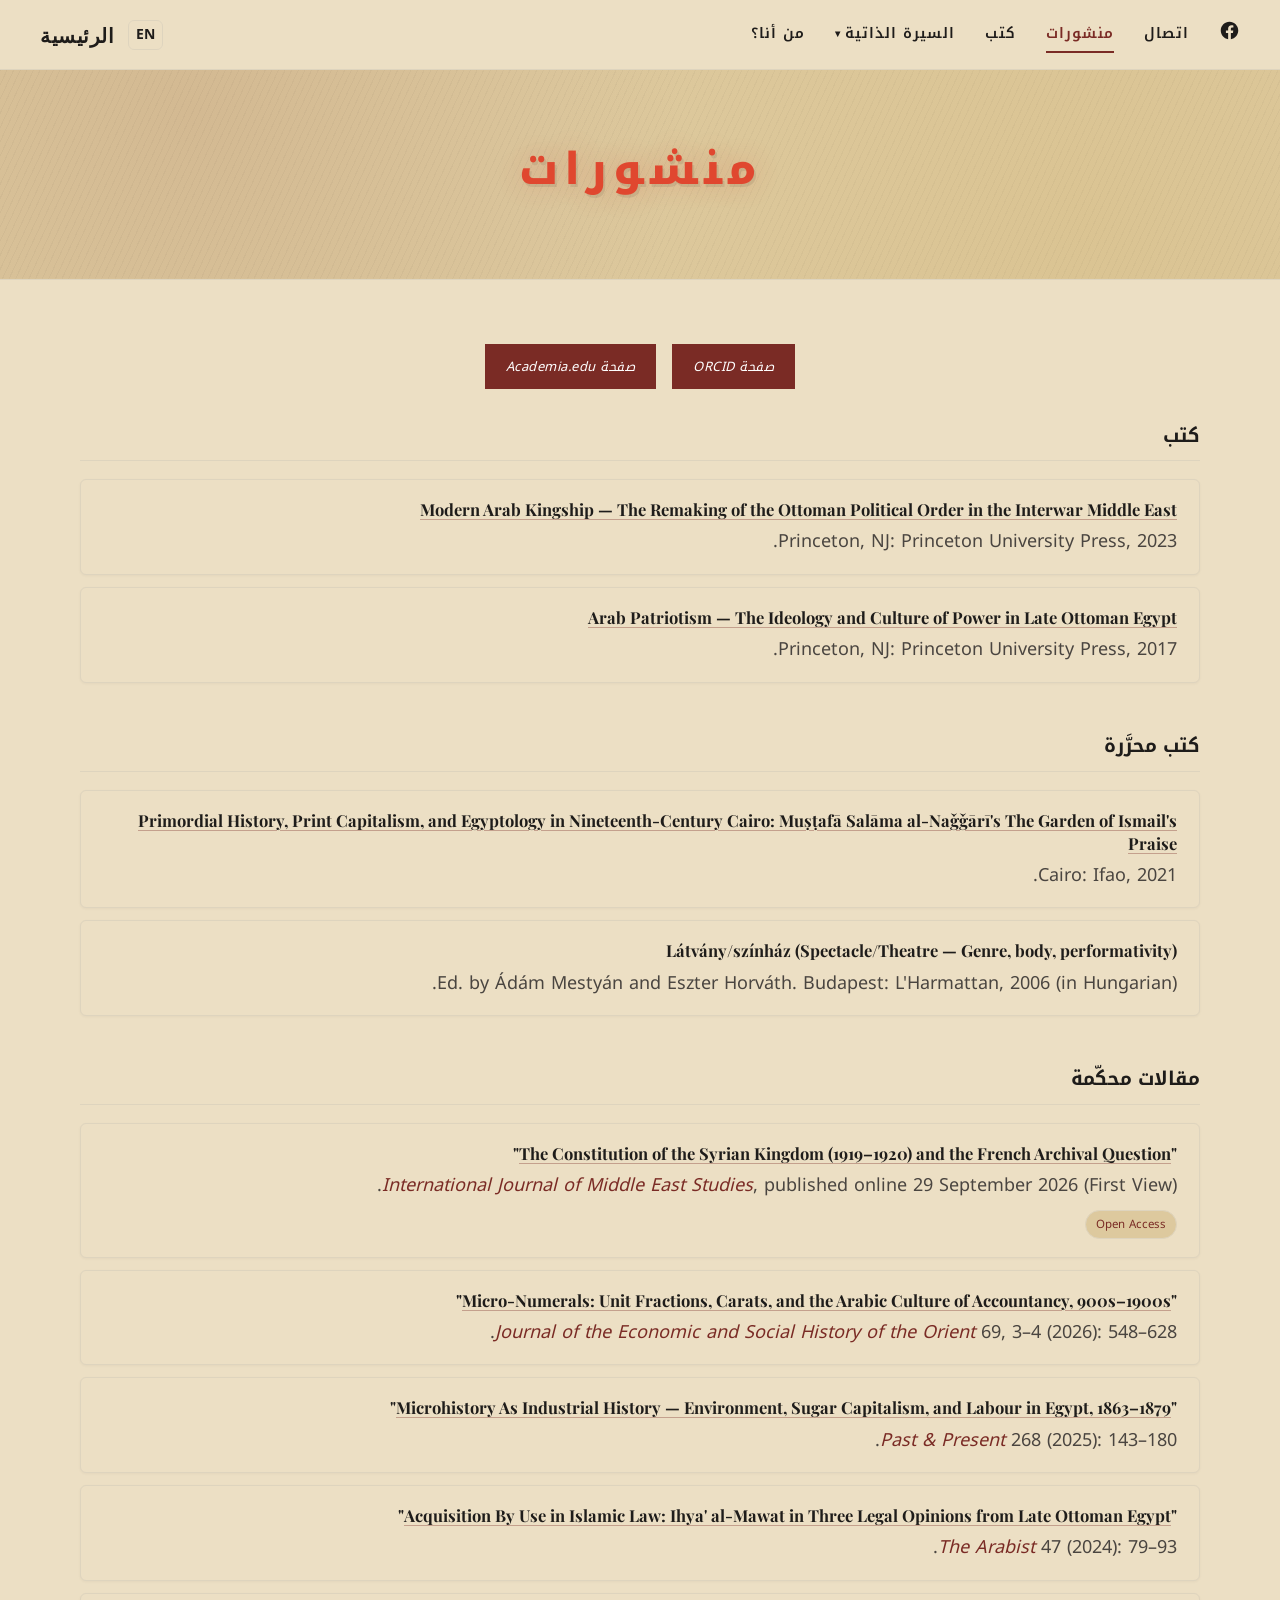
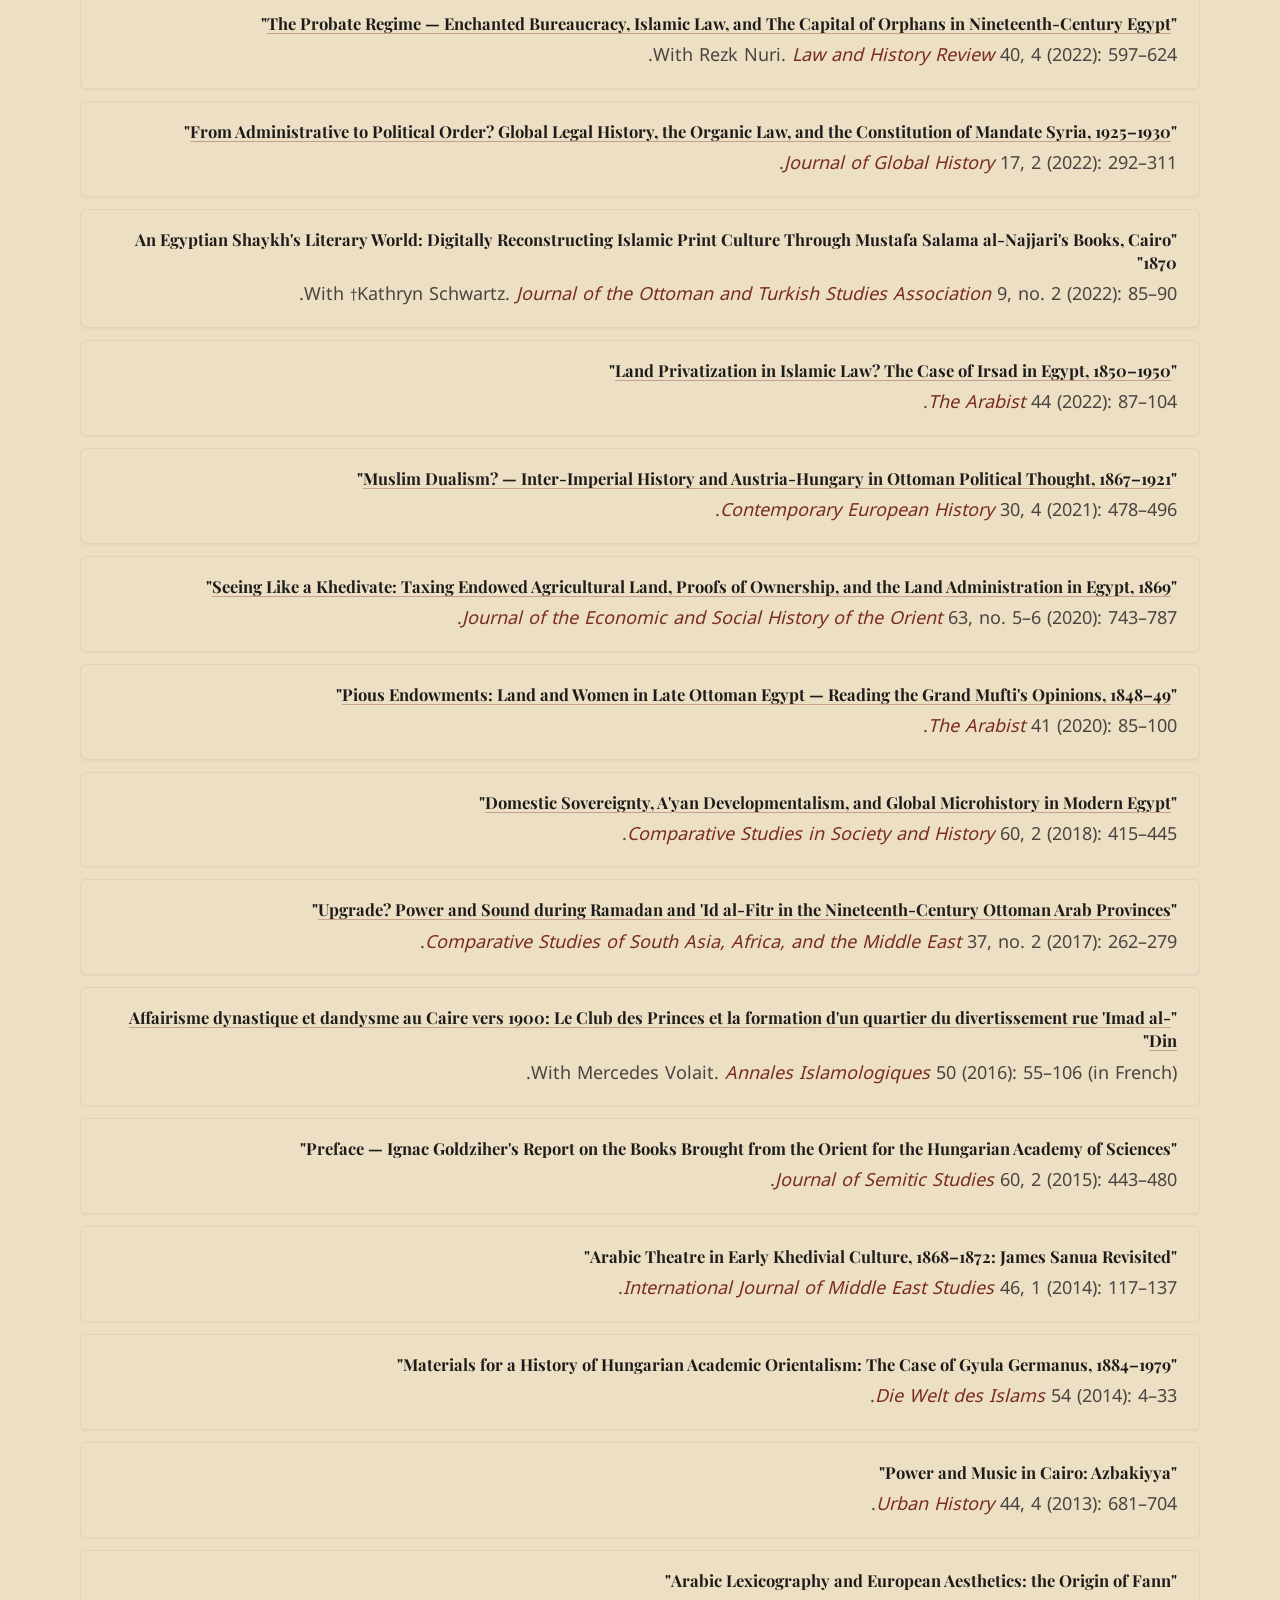
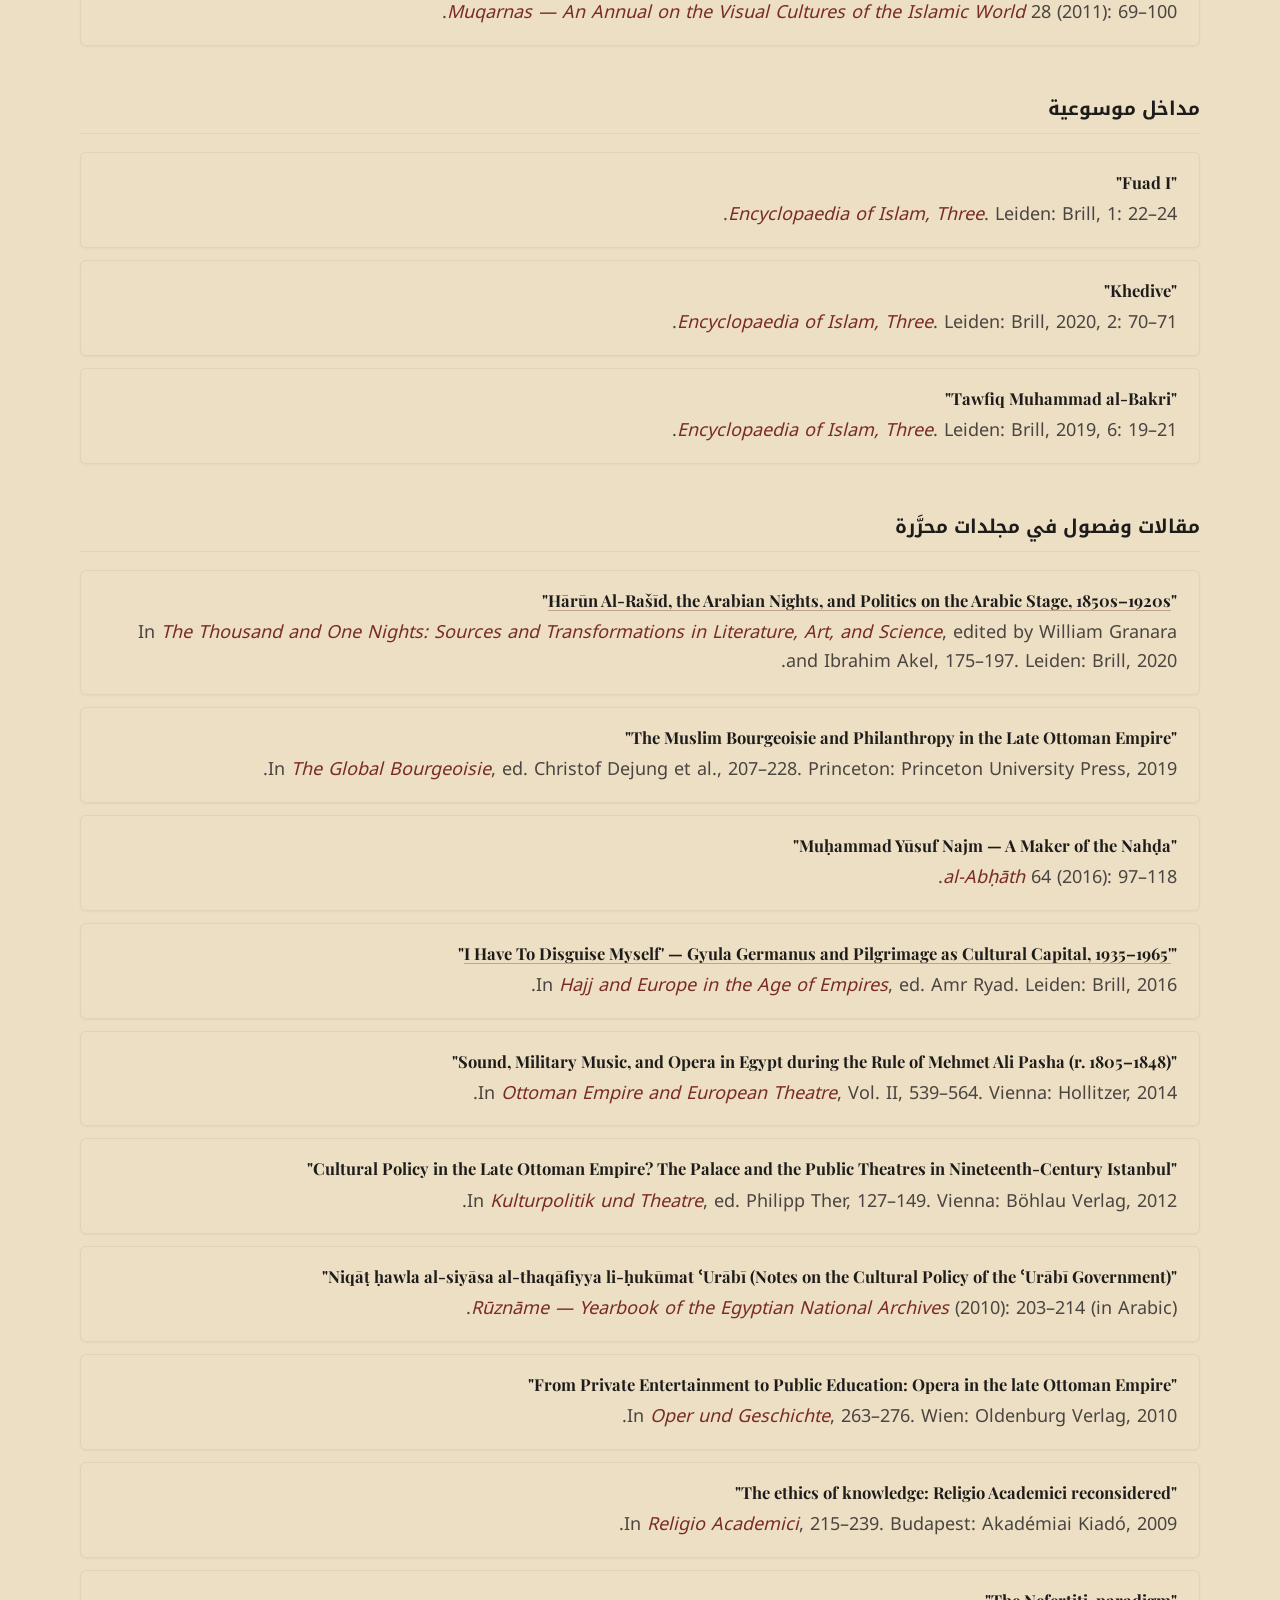
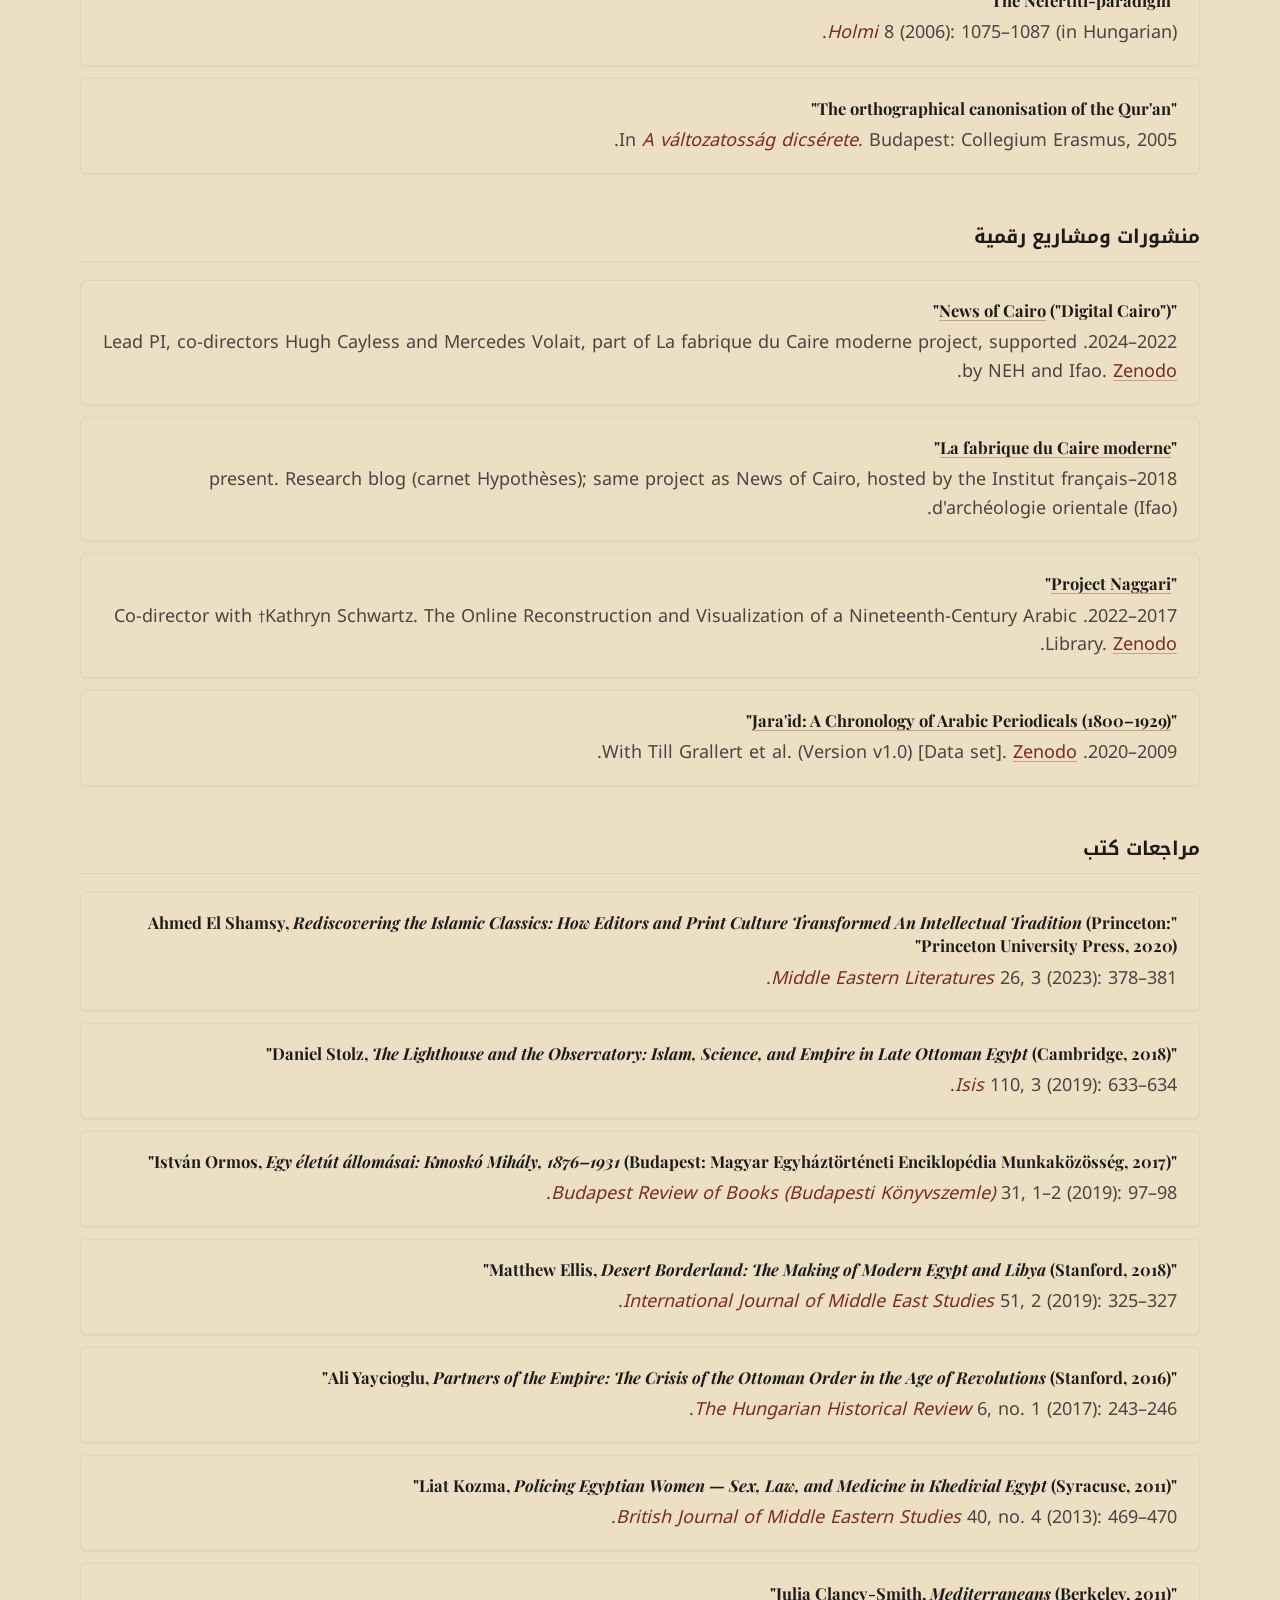
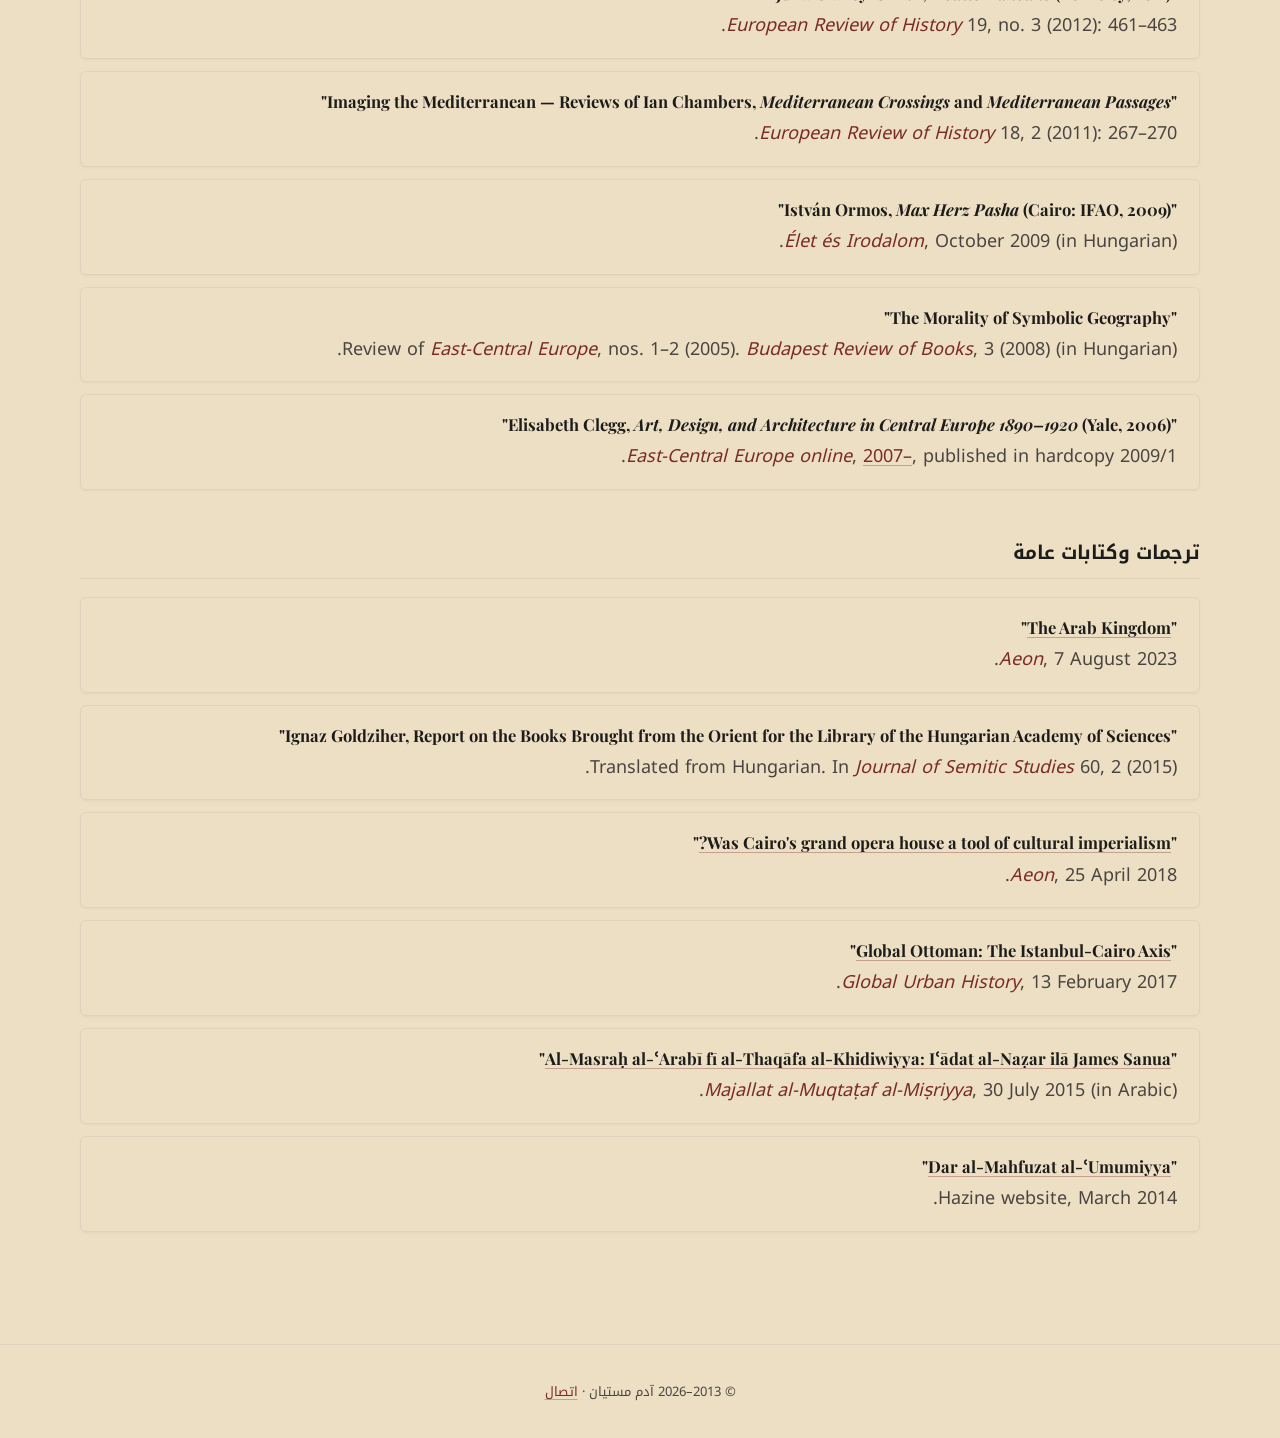
<file: publications-ar.html>
<!DOCTYPE html>
<html lang="ar" dir="rtl">
<head>
<meta charset="UTF-8">
<meta name="viewport" content="width=device-width, initial-scale=1.0">
<title>منشورات — آدم مستيان</title>
<link rel="preconnect" href="https://fonts.googleapis.com">
<link href="https://fonts.googleapis.com/css2?family=Playfair+Display:wght@600;700;800&family=Source+Sans+3:wght@400;500;600&display=swap" rel="stylesheet">
<link href="https://fonts.googleapis.com/css2?family=Noto+Kufi+Arabic:wght@400;500;600;700&family=Tajawal:wght@400;500;700&display=swap" rel="stylesheet">
<link rel="stylesheet" href="assets/style.css?v=7">
<style>
.pub-header{margin-bottom:40px;}
.pub-header .rule{width:40px; height:3px; background:var(--maroon); margin-bottom:18px;}
.pub-header p{color:var(--ink-soft); font-size:15px; margin-top:8px;}
.pub-section{margin-bottom:48px;}
.pub-section h3{font-size:19px; margin-bottom:18px; color:var(--ink); border-bottom:1px solid var(--border); padding-bottom:8px;}
.pub-card{background:var(--paper); border:1px solid var(--border); border-radius:6px; padding:18px 22px; margin-bottom:12px; box-shadow:0 1px 3px rgba(30,20,10,0.04);}
.pub-title{font-family:'Playfair Display', serif; font-size:16.5px; font-weight:700; color:var(--ink); margin-bottom:6px; line-height:1.4;}
.pub-title a{color:var(--ink);}
.pub-title a:hover{color:var(--maroon);}
.pub-meta{font-size:18px; color:var(--ink-soft); line-height:1.6;}
.pub-meta a{color:var(--maroon);}
.pub-meta em{font-style:italic; color:var(--maroon);}
.pub-badges{margin-top:10px; display:flex; gap:8px; flex-wrap:wrap;}
.pub-badge{background:var(--cream); color:var(--maroon); font-size:11.5px; padding:4px 10px; border-radius:999px; border:1px solid var(--border);}
</style>
</head>
<body>
<script src="assets/nav.js"></script>

<header class="site-nav">
<div class="wrap nav-row">
<div class="home-group"><a class="home-link" href="index-ar.html">الرئيسية</a><a href="publications.html" class="lang-toggle" aria-label="English">EN</a></div>
<nav>
<ul>
<li><a href="about-ar.html">من أنا؟</a></li>
<li class="nav-dropdown" tabindex="0">
<a href="javascript:void(0)">السيرة الذاتية</a>
<ul class="dropdown-menu">
<li><a href="assets/mestyan_CV.pdf" target="_blank" rel="noopener">السيرة الذاتية الكاملة</a></li>
<li><a href="assets/mestyan_OnePageCV.pdf" target="_blank" rel="noopener">السيرة الذاتية المختصرة</a></li>
</ul>
</li>
<li><a href="books-ar.html">كتب</a></li>
<li><a href="publications-ar.html" class="active">منشورات</a></li>

<li><a href="contact-ar.html">اتصال</a></li>
<li><a class="nav-social" href="https://www.facebook.com/adam.mestyan" target="_blank" rel="noopener" aria-label="Facebook"><svg viewBox="0 0 24 24"><path d="M22 12.06C22 6.5 17.52 2 12 2S2 6.5 2 12.06c0 5 3.66 9.15 8.44 9.94v-7.03H7.9v-2.91h2.54V9.85c0-2.5 1.49-3.89 3.77-3.89 1.09 0 2.24.2 2.24.2v2.46h-1.26c-1.24 0-1.63.77-1.63 1.56v1.88h2.78l-.44 2.91h-2.34V22c4.78-.79 8.44-4.94 8.44-9.94z"/></svg></a></li>

</ul>
</nav>
</div>
</header>

<section class="hero" style="padding:64px 0;">
<div class="wrap">
<div class="hero-name" style="font-size:44px; letter-spacing:6px;">منشورات</div>
</div>
</section>

<section class="section">
<div class="wrap">
<div style="margin-bottom:32px; display:flex; gap:16px; justify-content:center;">
<a class="btn btn-solid" style="color:#fff;" href="https://orcid.org/0000-0002-5945-6147" target="_blank" rel="noopener">صفحة ORCID</a>
<a class="btn btn-solid" style="color:#fff;" href="https://harvard.academia.edu/AdamMestyan" target="_blank" rel="noopener">صفحة Academia.edu</a>
</div>

<div class="pub-section">
<h3>كتب</h3>
<div class="pub-card">
<div class="pub-title"><a href="https://press.princeton.edu/books/hardcover/9780691190976/modern-arab-kingship" target="_blank" rel="noopener">Modern Arab Kingship — The Remaking of the Ottoman Political Order in the Interwar Middle East</a></div>
<div class="pub-meta">Princeton, NJ: Princeton University Press, 2023.</div>
</div>
<div class="pub-card">
<div class="pub-title"><a href="https://www.amazon.com/Arab-Patriotism-Ideology-Culture-Ottoman-ebook/dp/B01MQDLE96/ref=sr_1_1?ie=UTF8&amp;qid=1531572286&amp;sr=8-1&amp;keywords=arab+patriotism" target="_blank" rel="noopener">Arab Patriotism — The Ideology and Culture of Power in Late Ottoman Egypt</a></div>
<div class="pub-meta">Princeton, NJ: Princeton University Press, 2017.</div>
</div>
</div>

<div class="pub-section">
<h3>كتب محرَّرة</h3>
<div class="pub-card">
<div class="pub-title"><a href="https://www.ifao.egnet.net/publications/catalogue/9782724707496/" target="_blank" rel="noopener">Primordial History, Print Capitalism, and Egyptology in Nineteenth-Century Cairo: Muṣṭafā Salāma al-Naǧǧārī's The Garden of Ismail's Praise</a></div>
<div class="pub-meta">Cairo: Ifao, 2021.</div>
</div>
<div class="pub-card">
<div class="pub-title">Látvány/színház (Spectacle/Theatre — Genre, body, performativity)</div>
<div class="pub-meta">Ed. by Ádám Mestyán and Eszter Horváth. Budapest: L'Harmattan, 2006 (in Hungarian).</div>
</div>
</div>

<div class="pub-section">
<h3>مقالات محكّمة</h3>
<div class="pub-card">
<div class="pub-title">"<a href="https://www.cambridge.org/core/journals/international-journal-of-middle-east-studies/article/constitution-of-the-syrian-kingdom-19191920-and-the-french-archival-question/9014FEF5094A71700114AEF3BBC9A557" target="_blank" rel="noopener">The Constitution of the Syrian Kingdom (1919–1920) and the French Archival Question</a>"</div>
<div class="pub-meta"><em>International Journal of Middle East Studies</em>, published online 29 September 2026 (First View).</div>
<div class="pub-badges"><span class="pub-badge">Open Access</span></div>
</div>
<div class="pub-card">
<div class="pub-title">"<a href="https://doi.org/10.1163/15685209-12341676" target="_blank" rel="noopener">Micro-Numerals: Unit Fractions, Carats, and the Arabic Culture of Accountancy, 900s–1900s</a>"</div>
<div class="pub-meta"><em>Journal of the Economic and Social History of the Orient</em> 69, 3–4 (2026): 548–628.</div>
</div>
<div class="pub-card">
<div class="pub-title">"<a href="https://doi.org/10.1093/pastj/gtae015" target="_blank" rel="noopener">Microhistory As Industrial History — Environment, Sugar Capitalism, and Labour in Egypt, 1863–1879</a>"</div>
<div class="pub-meta"><em>Past &amp; Present</em> 268 (2025): 143–180.</div>
</div>
<div class="pub-card">
<div class="pub-title">"<a href="https://www.academia.edu/126319534/_ACQUISITION_BY_USE_IN_ISLAMIC_LAW_I%E1%B8%A4Y%C4%80%CA%BE_AL_MAW%C4%80T_IN_THREE_LEGAL_OPINIONS_FROM_LATE_OTTOMAN_EGYPT_The_Arabist_47_2024_79_93" target="_blank" rel="noopener">Acquisition By Use in Islamic Law: Ihya' al-Mawat in Three Legal Opinions from Late Ottoman Egypt</a>"</div>
<div class="pub-meta"><em>The Arabist</em> 47 (2024): 79–93.</div>
</div>
<div class="pub-card">
<div class="pub-title">"<a href="https://www.cambridge.org/core/journals/law-and-history-review/article/probate-regime-enchanted-bureaucracy-islamic-law-and-the-capital-of-orphans-in-nineteenthcentury-egypt/65F3D4F30C7A6D89FC570F4308A7B4D9" target="_blank" rel="noopener">The Probate Regime — Enchanted Bureaucracy, Islamic Law, and The Capital of Orphans in Nineteenth-Century Egypt</a>"</div>
<div class="pub-meta">With Rezk Nuri. <em>Law and History Review</em> 40, 4 (2022): 597–624.</div>
</div>
<div class="pub-card">
<div class="pub-title">"<a href="https://www.cambridge.org/core/journals/journal-of-global-history/article/from-administrative-to-political-order-global-legal-history-the-organic-law-and-the-constitution-of-mandate-syria-19251930/2179433F41F6295E4E75623E19AAA339" target="_blank" rel="noopener">From Administrative to Political Order? Global Legal History, the Organic Law, and the Constitution of Mandate Syria, 1925–1930</a>"</div>
<div class="pub-meta"><em>Journal of Global History</em> 17, 2 (2022): 292–311.</div>
</div>
<div class="pub-card">
<div class="pub-title">"An Egyptian Shaykh's Literary World: Digitally Reconstructing Islamic Print Culture Through Mustafa Salama al-Najjari's Books, Cairo 1870"</div>
<div class="pub-meta">With †Kathryn Schwartz. <em>Journal of the Ottoman and Turkish Studies Association</em> 9, no. 2 (2022): 85–90.</div>
</div>
<div class="pub-card">
<div class="pub-title">"<a href="https://arabist.hu/volumes/volume-44/land-privatization-in-islamic-law-the-case-of-ir%e1%b9%a3ad-in-egypt-1850-1950/" target="_blank" rel="noopener">Land Privatization in Islamic Law? The Case of Irsad in Egypt, 1850–1950</a>"</div>
<div class="pub-meta"><em>The Arabist</em> 44 (2022): 87–104.</div>
</div>
<div class="pub-card">
<div class="pub-title">"<a href="https://doi.org/10.1017/S0960777321000291" target="_blank" rel="noopener">Muslim Dualism? — Inter-Imperial History and Austria-Hungary in Ottoman Political Thought, 1867–1921</a>"</div>
<div class="pub-meta"><em>Contemporary European History</em> 30, 4 (2021): 478–496.</div>
</div>
<div class="pub-card">
<div class="pub-title">"<a href="https://brill.com/view/journals/jesh/63/5-6/article-p743_3.xml?language=en&amp;ebody=abstract%2Fexcerpt" target="_blank" rel="noopener">Seeing Like a Khedivate: Taxing Endowed Agricultural Land, Proofs of Ownership, and the Land Administration in Egypt, 1869</a>"</div>
<div class="pub-meta"><em>Journal of the Economic and Social History of the Orient</em> 63, no. 5–6 (2020): 743–787.</div>
</div>
<div class="pub-card">
<div class="pub-title">"<a href="https://arabist.hu/volumes/volume-41/pious-endowments-land-and-women-in-late-ottoman-egypt-reading-the-grand-muftis-opinions-from-1848-1849/" target="_blank" rel="noopener">Pious Endowments: Land and Women in Late Ottoman Egypt — Reading the Grand Mufti's Opinions, 1848–49</a>"</div>
<div class="pub-meta"><em>The Arabist</em> 41 (2020): 85–100.</div>
</div>
<div class="pub-card">
<div class="pub-title">"<a href="https://www.cambridge.org/core/journals/comparative-studies-in-society-and-history/article/domestic-sovereignty-ayan-developmentalism-and-global-microhistory-in-modern-egypt/476D900944CD602E0AA955646A0C57FE" target="_blank" rel="noopener">Domestic Sovereignty, A'yan Developmentalism, and Global Microhistory in Modern Egypt</a>"</div>
<div class="pub-meta"><em>Comparative Studies in Society and History</em> 60, 2 (2018): 415–445.</div>
</div>
<div class="pub-card">
<div class="pub-title">"<a href="https://read.dukeupress.edu/cssaame/article-abstract/37/2/262/129398/Upgrade-Power-and-Sound-during-Ramadan-and-Id-al?redirectedFrom=fulltext" target="_blank" rel="noopener">Upgrade? Power and Sound during Ramadan and 'Id al-Fitr in the Nineteenth-Century Ottoman Arab Provinces</a>"</div>
<div class="pub-meta"><em>Comparative Studies of South Asia, Africa, and the Middle East</em> 37, no. 2 (2017): 262–279.</div>
</div>
<div class="pub-card">
<div class="pub-title">"<a href="https://journals.openedition.org/anisl/2139" target="_blank" rel="noopener">Affairisme dynastique et dandysme au Caire vers 1900: Le Club des Princes et la formation d'un quartier du divertissement rue 'Imad al-Din</a>"</div>
<div class="pub-meta">With Mercedes Volait. <em>Annales Islamologiques</em> 50 (2016): 55–106 (in French).</div>
</div>
<div class="pub-card">
<div class="pub-title">"Preface — Ignac Goldziher's Report on the Books Brought from the Orient for the Hungarian Academy of Sciences"</div>
<div class="pub-meta"><em>Journal of Semitic Studies</em> 60, 2 (2015): 443–480.</div>
</div>
<div class="pub-card">
<div class="pub-title">"Arabic Theatre in Early Khedivial Culture, 1868–1872: James Sanua Revisited"</div>
<div class="pub-meta"><em>International Journal of Middle East Studies</em> 46, 1 (2014): 117–137.</div>
</div>
<div class="pub-card">
<div class="pub-title">"Materials for a History of Hungarian Academic Orientalism: The Case of Gyula Germanus, 1884–1979"</div>
<div class="pub-meta"><em>Die Welt des Islams</em> 54 (2014): 4–33.</div>
</div>
<div class="pub-card">
<div class="pub-title">"Power and Music in Cairo: Azbakiyya"</div>
<div class="pub-meta"><em>Urban History</em> 44, 4 (2013): 681–704.</div>
</div>
<div class="pub-card">
<div class="pub-title">"Arabic Lexicography and European Aesthetics: the Origin of Fann"</div>
<div class="pub-meta"><em>Muqarnas — An Annual on the Visual Cultures of the Islamic World</em> 28 (2011): 69–100.</div>
</div>
</div>

<div class="pub-section">
<h3>مداخل موسوعية</h3>
<div class="pub-card">
<div class="pub-title">"Fuad I"</div>
<div class="pub-meta"><em>Encyclopaedia of Islam, Three</em>. Leiden: Brill, 1: 22–24.</div>
</div>
<div class="pub-card">
<div class="pub-title">"Khedive"</div>
<div class="pub-meta"><em>Encyclopaedia of Islam, Three</em>. Leiden: Brill, 2020, 2: 70–71.</div>
</div>
<div class="pub-card">
<div class="pub-title">"Tawfiq Muhammad al-Bakri"</div>
<div class="pub-meta"><em>Encyclopaedia of Islam, Three</em>. Leiden: Brill, 2019, 6: 19–21.</div>
</div>
</div>

<div class="pub-section">
<h3>مقالات وفصول في مجلدات محرَّرة</h3>
<div class="pub-card">
<div class="pub-title">"<a href="https://scholars.duke.edu/individual/pub1436300" target="_blank" rel="noopener">Hārūn Al-Rašīd, the Arabian Nights, and Politics on the Arabic Stage, 1850s–1920s</a>"</div>
<div class="pub-meta">In <em>The Thousand and One Nights: Sources and Transformations in Literature, Art, and Science</em>, edited by William Granara and Ibrahim Akel, 175–197. Leiden: Brill, 2020.</div>
</div>
<div class="pub-card">
<div class="pub-title">"The Muslim Bourgeoisie and Philanthropy in the Late Ottoman Empire"</div>
<div class="pub-meta">In <em>The Global Bourgeoisie</em>, ed. Christof Dejung et al., 207–228. Princeton: Princeton University Press, 2019.</div>
</div>
<div class="pub-card">
<div class="pub-title">"Muḥammad Yūsuf Najm — A Maker of the Nahḍa"</div>
<div class="pub-meta"><em>al-Abḥāth</em> 64 (2016): 97–118.</div>
</div>
<div class="pub-card">
<div class="pub-title">"<a href="https://brill.com/view/book/edcoll/9789004323353/B9789004323353_010.xml" target="_blank" rel="noopener">'I Have To Disguise Myself' — Gyula Germanus and Pilgrimage as Cultural Capital, 1935–1965</a>"</div>
<div class="pub-meta">In <em>Hajj and Europe in the Age of Empires</em>, ed. Amr Ryad. Leiden: Brill, 2016.</div>
</div>
<div class="pub-card">
<div class="pub-title">"Sound, Military Music, and Opera in Egypt during the Rule of Mehmet Ali Pasha (r. 1805–1848)"</div>
<div class="pub-meta">In <em>Ottoman Empire and European Theatre</em>, Vol. II, 539–564. Vienna: Hollitzer, 2014.</div>
</div>
<div class="pub-card">
<div class="pub-title">"Cultural Policy in the Late Ottoman Empire? The Palace and the Public Theatres in Nineteenth-Century Istanbul"</div>
<div class="pub-meta">In <em>Kulturpolitik und Theatre</em>, ed. Philipp Ther, 127–149. Vienna: Böhlau Verlag, 2012.</div>
</div>
<div class="pub-card">
<div class="pub-title">"Niqāṭ ḥawla al-siyāsa al-thaqāfiyya li-ḥukūmat ʿUrābī (Notes on the Cultural Policy of the ʿUrābī Government)"</div>
<div class="pub-meta"><em>Rūznāme — Yearbook of the Egyptian National Archives</em> (2010): 203–214 (in Arabic).</div>
</div>
<div class="pub-card">
<div class="pub-title">"From Private Entertainment to Public Education: Opera in the late Ottoman Empire"</div>
<div class="pub-meta">In <em>Oper und Geschichte</em>, 263–276. Wien: Oldenburg Verlag, 2010.</div>
</div>
<div class="pub-card">
<div class="pub-title">"The ethics of knowledge: Religio Academici reconsidered"</div>
<div class="pub-meta">In <em>Religio Academici</em>, 215–239. Budapest: Akadémiai Kiadó, 2009.</div>
</div>
<div class="pub-card">
<div class="pub-title">"The Nefertiti-paradigm"</div>
<div class="pub-meta"><em>Holmi</em> 8 (2006): 1075–1087 (in Hungarian).</div>
</div>
<div class="pub-card">
<div class="pub-title">"The orthographical canonisation of the Qur'an"</div>
<div class="pub-meta">In <em>A változatosság dicsérete</em>. Budapest: Collegium Erasmus, 2005.</div>
</div>
</div>

<div class="pub-section">
<h3>منشورات ومشاريع رقمية</h3>
<div class="pub-card">
<div class="pub-title">"<a href="https://newsofcairo.org/" target="_blank" rel="noopener">News of Cairo</a> ("Digital Cairo")"</div>
<div class="pub-meta">2022–2024. Lead PI, co-directors Hugh Cayless and Mercedes Volait, part of La fabrique du Caire moderne project, supported by NEH and Ifao. <a href="https://zenodo.org/records/15255721" target="_blank" rel="noopener">Zenodo</a>.</div>
</div>
<div class="pub-card">
<div class="pub-title">"<a href="https://cairemoderne.hypotheses.org/" target="_blank" rel="noopener">La fabrique du Caire moderne</a>"</div>
<div class="pub-meta">2018–present. Research blog (carnet Hypothèses); same project as News of Cairo, hosted by the Institut français d'archéologie orientale (Ifao).</div>
</div>
<div class="pub-card">
<div class="pub-title">"<a href="https://projectnaggari.github.io/index.html" target="_blank" rel="noopener">Project Naggari</a>"</div>
<div class="pub-meta">2017–2022. Co-director with †Kathryn Schwartz. The Online Reconstruction and Visualization of a Nineteenth-Century Arabic Library. <a href="https://zenodo.org/record/7606371" target="_blank" rel="noopener">Zenodo</a>.</div>
</div>
<div class="pub-card">
<div class="pub-title">"<a href="https://projectjaraid.github.io/" target="_blank" rel="noopener">Jara'id: A Chronology of Arabic Periodicals (1800–1929)</a>"</div>
<div class="pub-meta">2009–2020. With Till Grallert et al. (Version v1.0) [Data set]. <a href="https://zenodo.org/record/4399240" target="_blank" rel="noopener">Zenodo</a>.</div>
</div>
</div>

<div class="pub-section">
<h3>مراجعات كتب</h3>
<div class="pub-card">
<div class="pub-title">"Ahmed El Shamsy, <em>Rediscovering the Islamic Classics: How Editors and Print Culture Transformed An Intellectual Tradition</em> (Princeton: Princeton University Press, 2020)"</div>
<div class="pub-meta"><em>Middle Eastern Literatures</em> 26, 3 (2023): 378–381.</div>
</div>
<div class="pub-card">
<div class="pub-title">"Daniel Stolz, <em>The Lighthouse and the Observatory: Islam, Science, and Empire in Late Ottoman Egypt</em> (Cambridge, 2018)"</div>
<div class="pub-meta"><em>Isis</em> 110, 3 (2019): 633–634.</div>
</div>
<div class="pub-card">
<div class="pub-title">"István Ormos, <em>Egy életút állomásai: Kmoskó Mihály, 1876–1931</em> (Budapest: Magyar Egyháztörténeti Enciklopédia Munkaközösség, 2017)"</div>
<div class="pub-meta"><em>Budapest Review of Books (Budapesti Könyvszemle)</em> 31, 1–2 (2019): 97–98.</div>
</div>
<div class="pub-card">
<div class="pub-title">"Matthew Ellis, <em>Desert Borderland: The Making of Modern Egypt and Libya</em> (Stanford, 2018)"</div>
<div class="pub-meta"><em>International Journal of Middle East Studies</em> 51, 2 (2019): 325–327.</div>
</div>
<div class="pub-card">
<div class="pub-title">"Ali Yaycioglu, <em>Partners of the Empire: The Crisis of the Ottoman Order in the Age of Revolutions</em> (Stanford, 2016)"</div>
<div class="pub-meta"><em>The Hungarian Historical Review</em> 6, no. 1 (2017): 243–246.</div>
</div>
<div class="pub-card">
<div class="pub-title">"Liat Kozma, <em>Policing Egyptian Women — Sex, Law, and Medicine in Khedivial Egypt</em> (Syracuse, 2011)"</div>
<div class="pub-meta"><em>British Journal of Middle Eastern Studies</em> 40, no. 4 (2013): 469–470.</div>
</div>
<div class="pub-card">
<div class="pub-title">"Julia Clancy-Smith, <em>Mediterraneans</em> (Berkeley, 2011)"</div>
<div class="pub-meta"><em>European Review of History</em> 19, no. 3 (2012): 461–463.</div>
</div>
<div class="pub-card">
<div class="pub-title">"Imaging the Mediterranean — Reviews of Ian Chambers, <em>Mediterranean Crossings</em> and <em>Mediterranean Passages</em>"</div>
<div class="pub-meta"><em>European Review of History</em> 18, 2 (2011): 267–270.</div>
</div>
<div class="pub-card">
<div class="pub-title">"István Ormos, <em>Max Herz Pasha</em> (Cairo: IFAO, 2009)"</div>
<div class="pub-meta"><em>Élet és Irodalom</em>, October 2009 (in Hungarian).</div>
</div>
<div class="pub-card">
<div class="pub-title">"The Morality of Symbolic Geography"</div>
<div class="pub-meta">Review of <em>East-Central Europe</em>, nos. 1–2 (2005). <em>Budapest Review of Books</em>, 3 (2008) (in Hungarian).</div>
</div>
<div class="pub-card">
<div class="pub-title">"Elisabeth Clegg, <em>Art, Design, and Architecture in Central Europe 1890–1920</em> (Yale, 2006)"</div>
<div class="pub-meta"><em>East-Central Europe online</em>, <a href="http://www.ece.ceu.hu/?q=node/114" target="_blank" rel="noopener">2007–</a>, published in hardcopy 2009/1.</div>
</div>
</div>

<div class="pub-section">
<h3>ترجمات وكتابات عامة</h3>
<div class="pub-card">
<div class="pub-title">"<a href="https://aeon.co/essays/sharif-hussein-and-the-campaign-for-a-modern-arab-empire" target="_blank" rel="noopener">The Arab Kingdom</a>"</div>
<div class="pub-meta"><em>Aeon</em>, 7 August 2023.</div>
</div>
<div class="pub-card">
<div class="pub-title">"Ignaz Goldziher, Report on the Books Brought from the Orient for the Library of the Hungarian Academy of Sciences"</div>
<div class="pub-meta">Translated from Hungarian. In <em>Journal of Semitic Studies</em> 60, 2 (2015).</div>
</div>
<div class="pub-card">
<div class="pub-title">"<a href="http://www.aeon.co/ideas/was-cairos-grand-opera-house-a-tool-of-cultural-imperialism" target="_blank" rel="noopener">Was Cairo's grand opera house a tool of cultural imperialism?</a>"</div>
<div class="pub-meta"><em>Aeon</em>, 25 April 2018.</div>
</div>
<div class="pub-card">
<div class="pub-title">"<a href="https://globalurbanhistory.com/2017/02/13/global-ottoman-the-cairo-istanbul-axis/" target="_blank" rel="noopener">Global Ottoman: The Istanbul-Cairo Axis</a>"</div>
<div class="pub-meta"><em>Global Urban History</em>, 13 February 2017.</div>
</div>
<div class="pub-card">
<div class="pub-title">"<a href="http://www.almoqtataf.tk/2015/07/blog-post_30.html" target="_blank" rel="noopener">Al-Masraḥ al-ʿArabī fī al-Thaqāfa al-Khidiwiyya: Iʿādat al-Naẓar ilā James Sanua</a>"</div>
<div class="pub-meta"><em>Majallat al-Muqtaṭaf al-Miṣriyya</em>, 30 July 2015 (in Arabic).</div>
</div>
<div class="pub-card">
<div class="pub-title">"<a href="http://hazine.info/2014/03/03/daralmahfuzat" target="_blank" rel="noopener">Dar al-Mahfuzat al-ʿUmumiyya</a>"</div>
<div class="pub-meta">Hazine website, March 2014.</div>
</div>
</div>

</div>
</section>

<footer class="site-footer">
<div class="wrap">© 2013–2026 آدم مستيان · <a href="contact-ar.html">اتصال</a></div>
</footer>

</body>
</html>
</file>
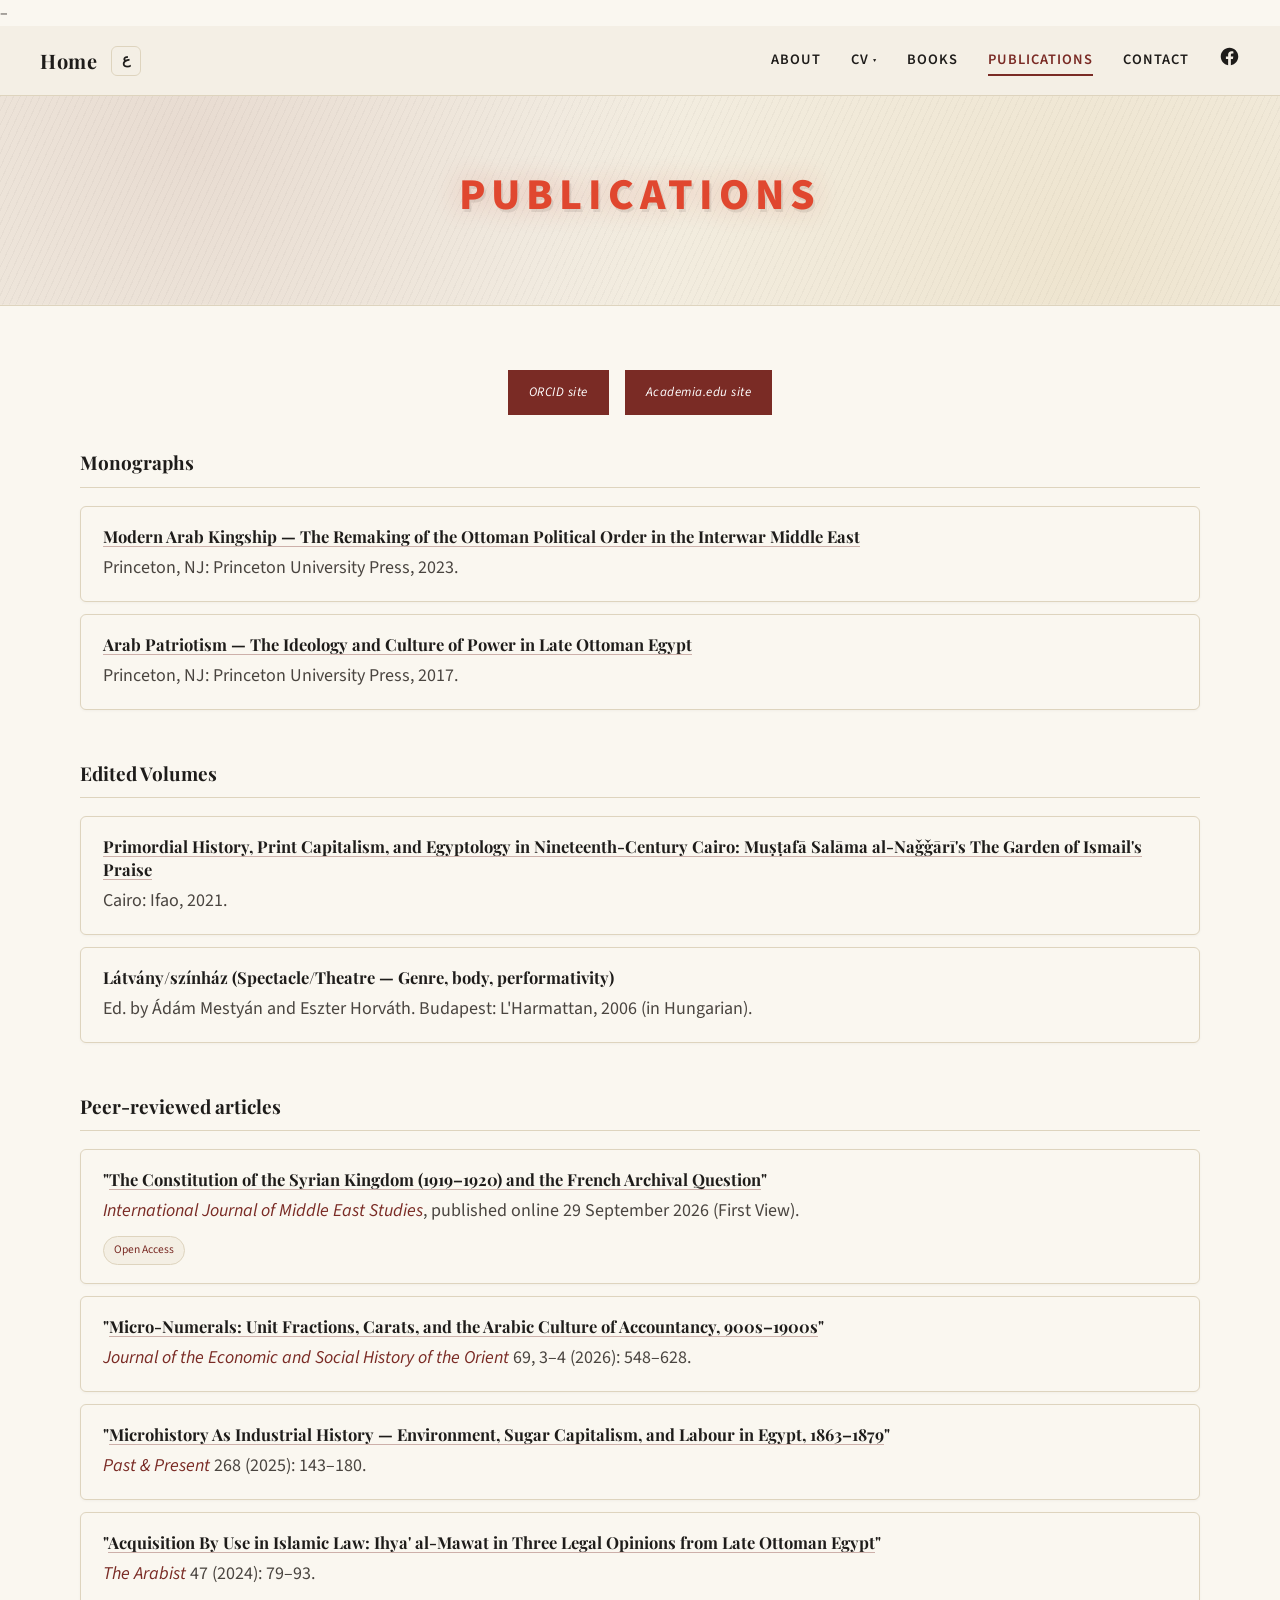
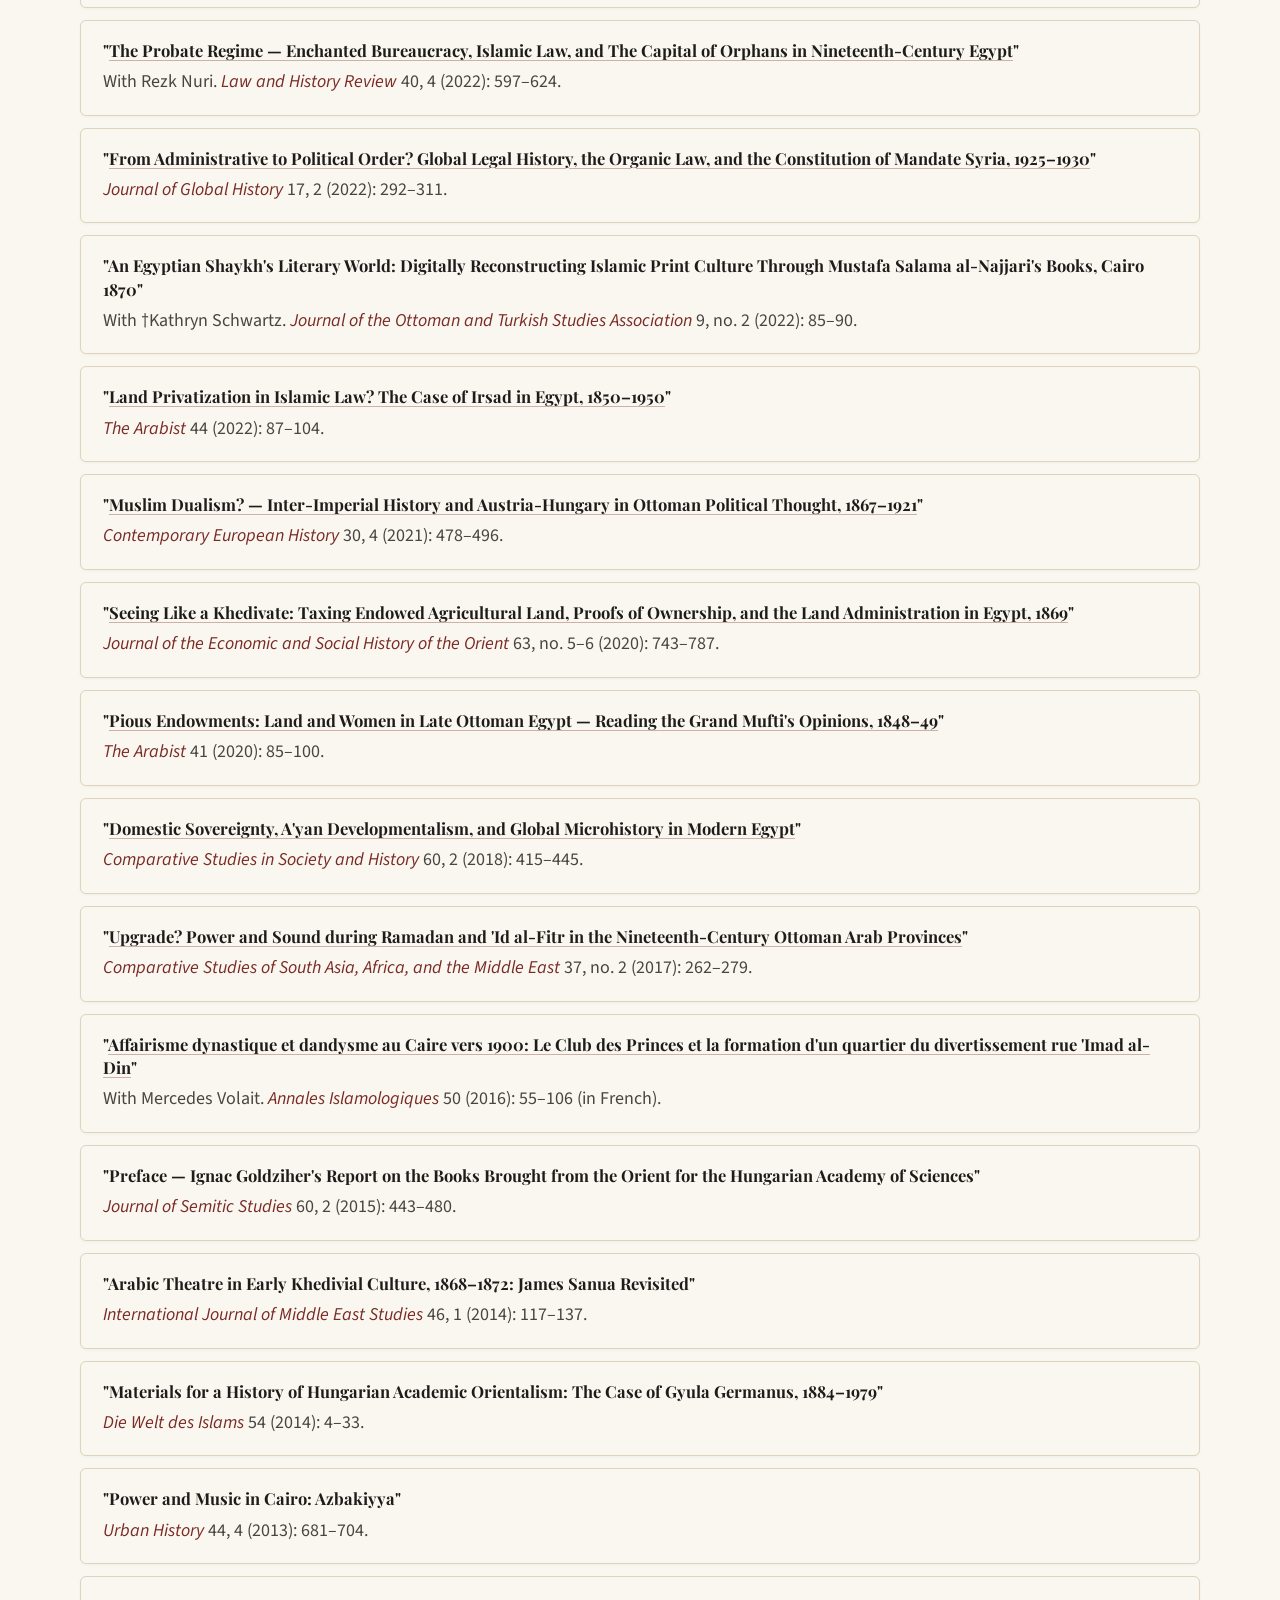
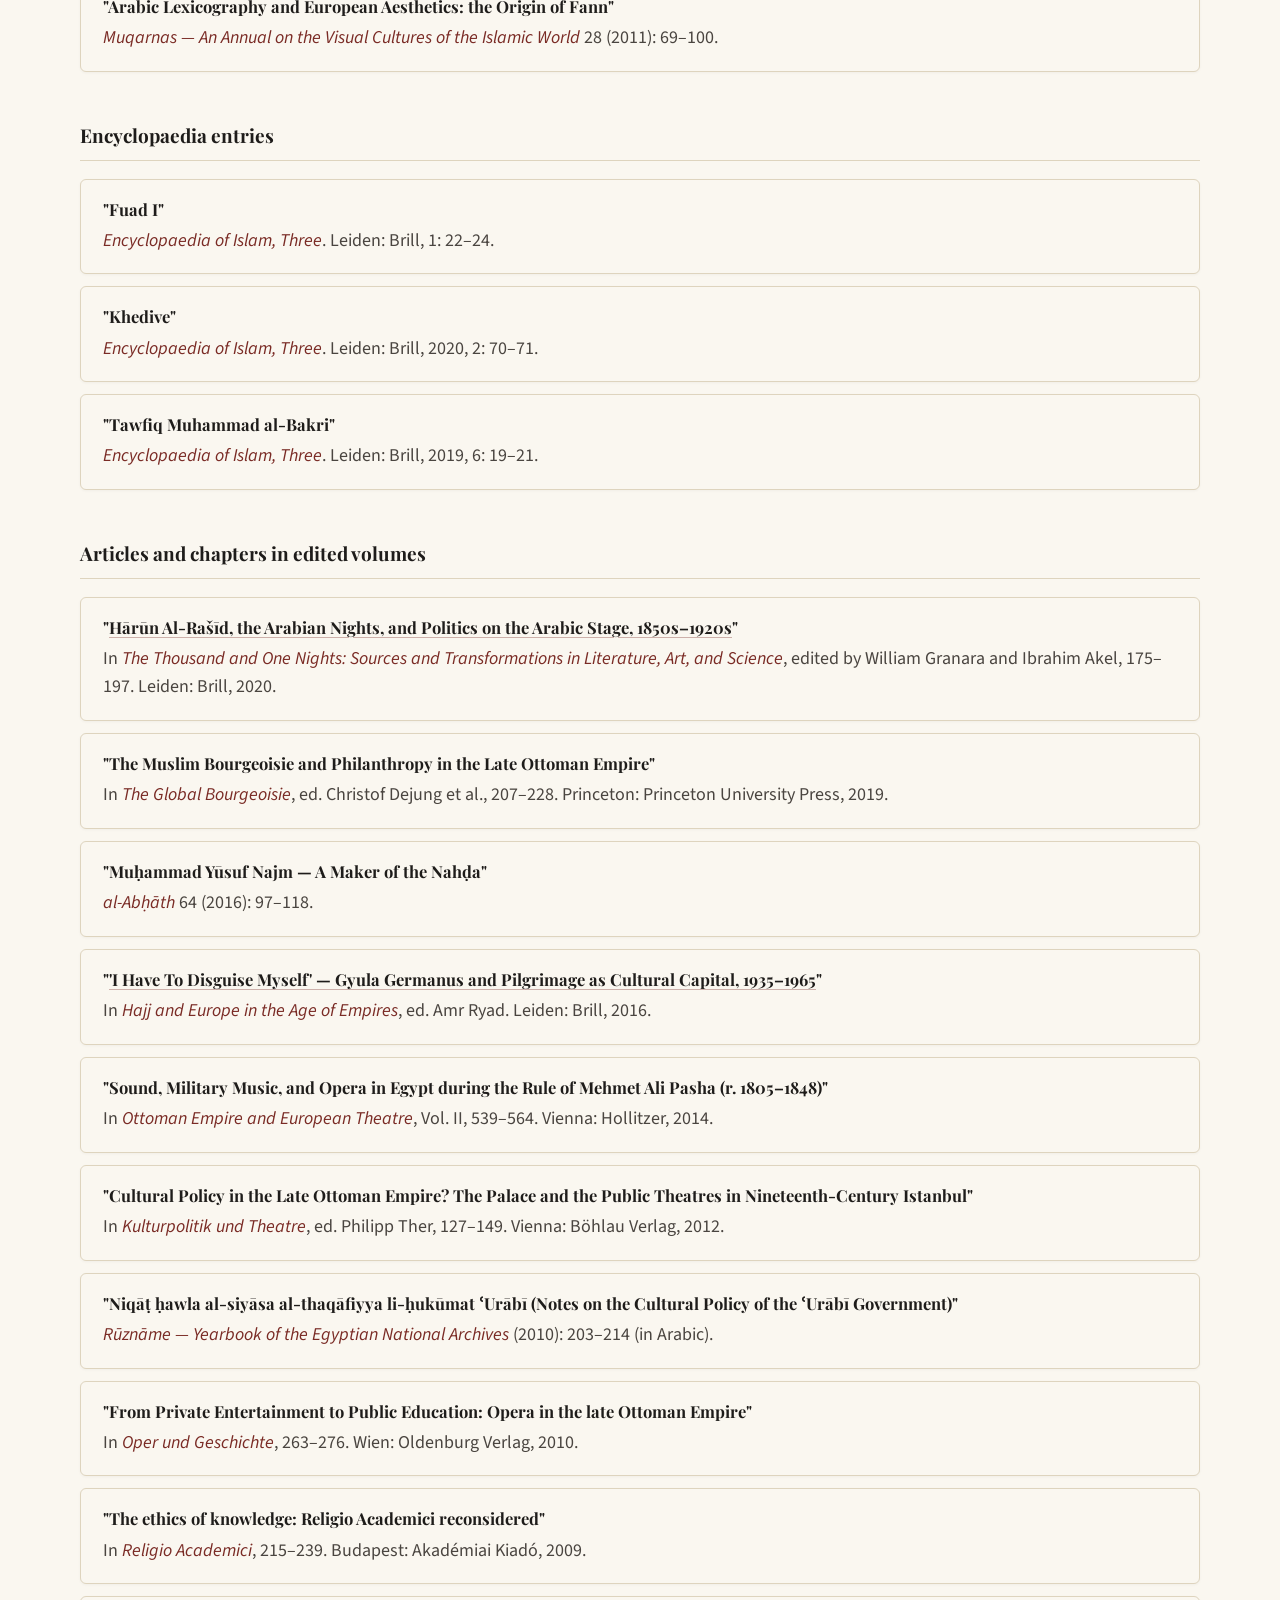
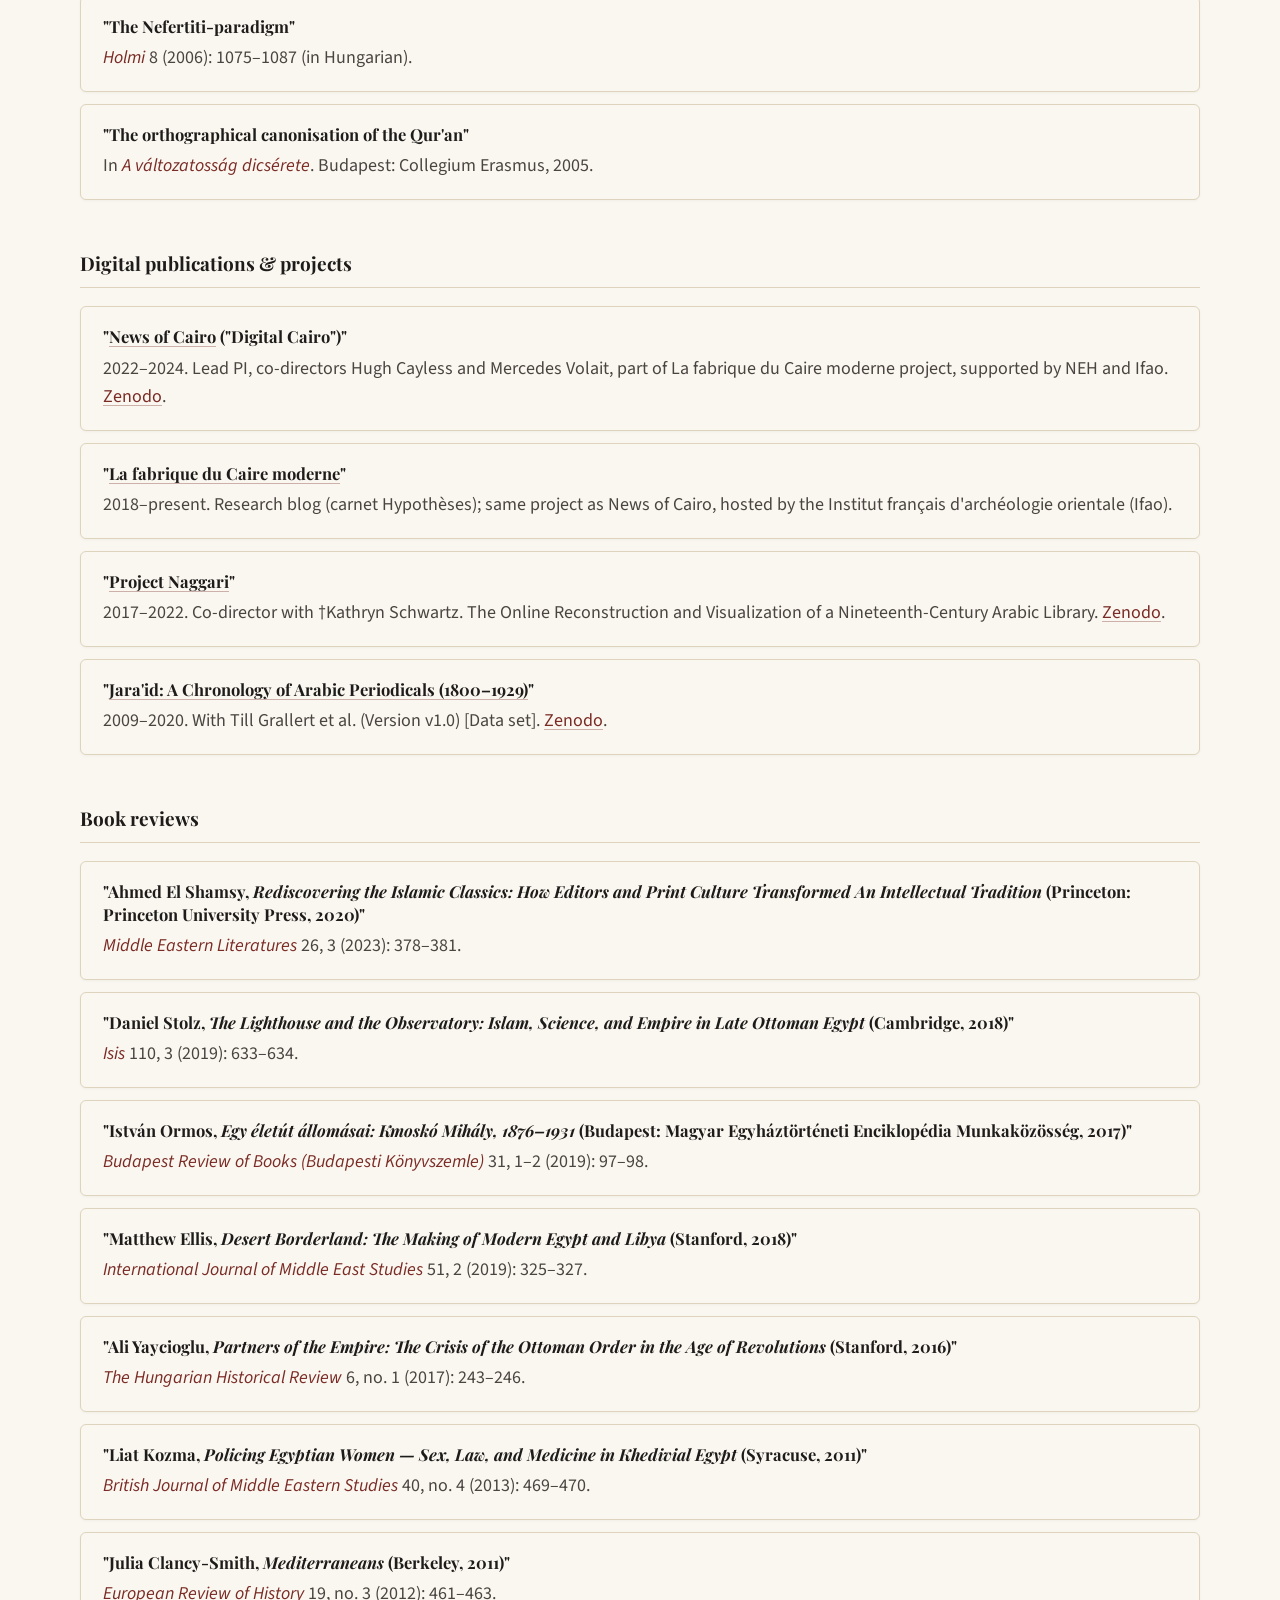
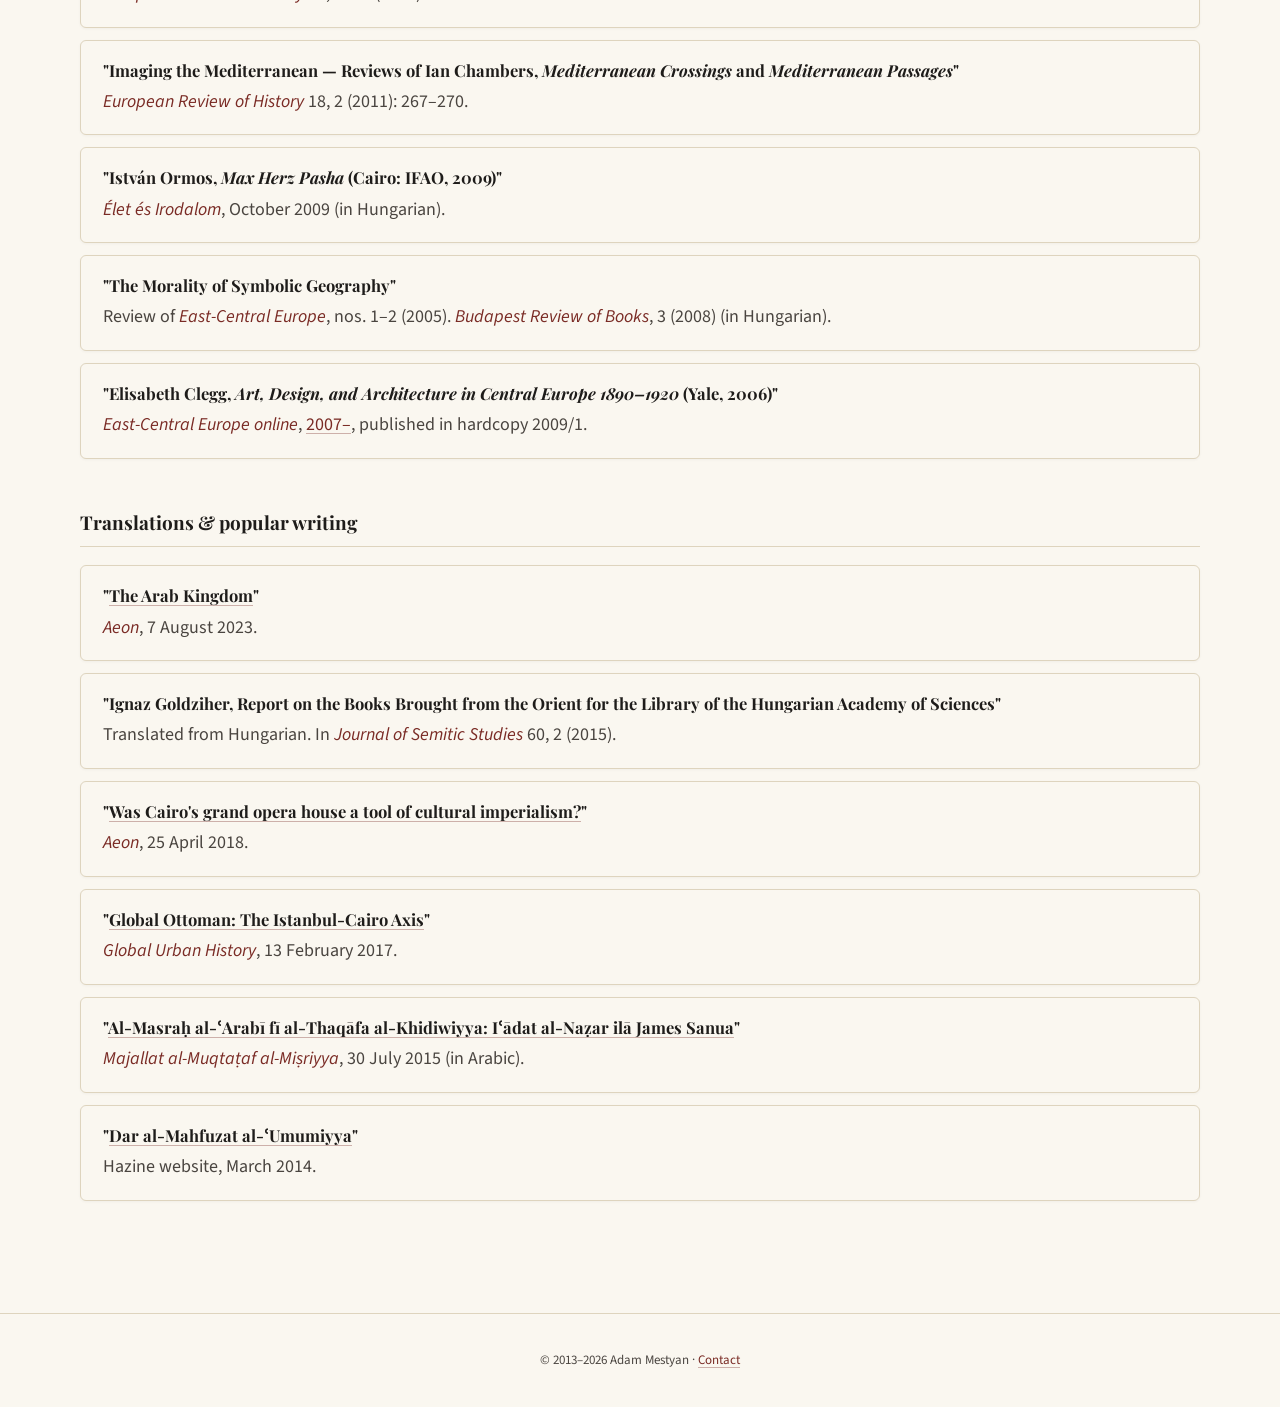
<file: publications.html>
–<!DOCTYPE html>
<html lang="en">
<head>
<meta charset="UTF-8">
<meta name="viewport" content="width=device-width, initial-scale=1.0">
<title>Publications — Adam Mestyan</title>
<link rel="preconnect" href="https://fonts.googleapis.com">
<link href="https://fonts.googleapis.com/css2?family=Playfair+Display:wght@600;700;800&family=Source+Sans+3:wght@400;500;600&display=swap" rel="stylesheet">
<link rel="stylesheet" href="assets/style.css?v=7">
<style>
.pub-header{margin-bottom:40px;}
.pub-header .rule{width:40px; height:3px; background:var(--maroon); margin-bottom:18px;}
.pub-header p{color:var(--ink-soft); font-size:15px; margin-top:8px;}
.pub-section{margin-bottom:48px;}
.pub-section h3{font-size:19px; margin-bottom:18px; color:var(--ink); border-bottom:1px solid var(--border); padding-bottom:8px;}
.pub-card{background:var(--paper); border:1px solid var(--border); border-radius:6px; padding:18px 22px; margin-bottom:12px; box-shadow:0 1px 3px rgba(30,20,10,0.04);}
.pub-title{font-family:'Playfair Display', serif; font-size:16.5px; font-weight:700; color:var(--ink); margin-bottom:6px; line-height:1.4;}
.pub-title a{color:var(--ink);}
.pub-title a:hover{color:var(--maroon);}
.pub-meta{font-size:18px; color:var(--ink-soft); line-height:1.6;}
.pub-meta a{color:var(--maroon);}
.pub-meta em{font-style:italic; color:var(--maroon);}
.pub-badges{margin-top:10px; display:flex; gap:8px; flex-wrap:wrap;}
.pub-badge{background:var(--cream); color:var(--maroon); font-size:11.5px; padding:4px 10px; border-radius:999px; border:1px solid var(--border);}
</style>
</head>
<body>
<script src="assets/nav.js"></script>

<header class="site-nav">
<div class="wrap nav-row">
    <div class="home-group"><a class="home-link" href="index.html">Home</a><a href="publications-ar.html" class="lang-toggle" aria-label="Arabic">ع</a></div>
<nav>
<ul>
<li><a href="about.html">About</a></li>
<li class="nav-dropdown" tabindex="0">
<a href="javascript:void(0)">CV</a>
<ul class="dropdown-menu">
<li><a href="assets/mestyan_CV.pdf" target="_blank" rel="noopener">Full CV</a></li>
<li><a href="assets/mestyan_OnePageCV.pdf" target="_blank" rel="noopener">One-Page CV</a></li>
</ul>
</li>
<li><a href="books.html">Books</a></li>
<li><a href="publications.html" class="active">Publications</a></li>

<li><a href="contact.html">Contact</a></li>
                  <li><a class="nav-social" href="https://www.facebook.com/adam.mestyan" target="_blank" rel="noopener" aria-label="Facebook"><svg viewBox="0 0 24 24"><path d="M22 12.06C22 6.5 17.52 2 12 2S2 6.5 2 12.06c0 5 3.66 9.15 8.44 9.94v-7.03H7.9v-2.91h2.54V9.85c0-2.5 1.49-3.89 3.77-3.89 1.09 0 2.24.2 2.24.2v2.46h-1.26c-1.24 0-1.63.77-1.63 1.56v1.88h2.78l-.44 2.91h-2.34V22c4.78-.79 8.44-4.94 8.44-9.94z"/></svg></a></li>
    
</ul>
</nav>
</div>
</header>

<section class="hero" style="padding:64px 0;">
<div class="wrap">
<div class="hero-name" style="font-size:44px; letter-spacing:6px;">Publications</div>
</div>
</section>

<section class="section">
<div class="wrap">
                <div style="margin-bottom:32px; display:flex; gap:16px; justify-content:center;">
          <a class="btn btn-solid" style="color:#fff;" href="https://orcid.org/0000-0002-5945-6147" target="_blank" rel="noopener">ORCID site</a>
          <a class="btn btn-solid" style="color:#fff;" href="https://harvard.academia.edu/AdamMestyan" target="_blank" rel="noopener">Academia.edu site</a>
        </div>


<div class="pub-section">
<h3>Monographs</h3>
<div class="pub-card">
<div class="pub-title"><a href="https://press.princeton.edu/books/hardcover/9780691190976/modern-arab-kingship" target="_blank" rel="noopener">Modern Arab Kingship — The Remaking of the Ottoman Political Order in the Interwar Middle East</a></div>
<div class="pub-meta">Princeton, NJ: Princeton University Press, 2023.</div>
</div>
<div class="pub-card">
<div class="pub-title"><a href="https://www.amazon.com/Arab-Patriotism-Ideology-Culture-Ottoman-ebook/dp/B01MQDLE96/ref=sr_1_1?ie=UTF8&amp;qid=1531572286&amp;sr=8-1&amp;keywords=arab+patriotism" target="_blank" rel="noopener">Arab Patriotism — The Ideology and Culture of Power in Late Ottoman Egypt</a></div>
<div class="pub-meta">Princeton, NJ: Princeton University Press, 2017.</div>
</div>
</div>

<div class="pub-section">
<h3>Edited Volumes</h3>
<div class="pub-card">
<div class="pub-title"><a href="https://www.ifao.egnet.net/publications/catalogue/9782724707496/" target="_blank" rel="noopener">Primordial History, Print Capitalism, and Egyptology in Nineteenth-Century Cairo: Muṣṭafā Salāma al-Naǧǧārī's The Garden of Ismail's Praise</a></div>
<div class="pub-meta">Cairo: Ifao, 2021.</div>
</div>
<div class="pub-card">
<div class="pub-title">Látvány/színház (Spectacle/Theatre — Genre, body, performativity)</div>
<div class="pub-meta">Ed. by Ádám Mestyán and Eszter Horváth. Budapest: L'Harmattan, 2006 (in Hungarian).</div>
</div>
</div>

<div class="pub-section">
<h3>Peer-reviewed articles</h3>
<div class="pub-card">
<div class="pub-title">"<a href="https://www.cambridge.org/core/journals/international-journal-of-middle-east-studies/article/constitution-of-the-syrian-kingdom-19191920-and-the-french-archival-question/9014FEF5094A71700114AEF3BBC9A557" target="_blank" rel="noopener">The Constitution of the Syrian Kingdom (1919–1920) and the French Archival Question</a>"</div>
<div class="pub-meta"><em>International Journal of Middle East Studies</em>, published online 29 September 2026 (First View).</div>
<div class="pub-badges"><span class="pub-badge">Open Access</span></div>
</div>
<div class="pub-card">
<div class="pub-title">"<a href="https://doi.org/10.1163/15685209-12341676" target="_blank" rel="noopener">Micro-Numerals: Unit Fractions, Carats, and the Arabic Culture of Accountancy, 900s–1900s</a>"</div>
<div class="pub-meta"><em>Journal of the Economic and Social History of the Orient</em> 69, 3–4 (2026): 548–628.</div>
</div>
<div class="pub-card">
<div class="pub-title">"<a href="https://doi.org/10.1093/pastj/gtae015" target="_blank" rel="noopener">Microhistory As Industrial History — Environment, Sugar Capitalism, and Labour in Egypt, 1863–1879</a>"</div>
<div class="pub-meta"><em>Past &amp; Present</em> 268 (2025): 143–180.</div>
</div>
<div class="pub-card">
<div class="pub-title">"<a href="https://www.academia.edu/126319534/_ACQUISITION_BY_USE_IN_ISLAMIC_LAW_I%E1%B8%A4Y%C4%80%CA%BE_AL_MAW%C4%80T_IN_THREE_LEGAL_OPINIONS_FROM_LATE_OTTOMAN_EGYPT_The_Arabist_47_2024_79_93" target="_blank" rel="noopener">Acquisition By Use in Islamic Law: Ihya' al-Mawat in Three Legal Opinions from Late Ottoman Egypt</a>"</div>
<div class="pub-meta"><em>The Arabist</em> 47 (2024): 79–93.</div>
</div>
<div class="pub-card">
<div class="pub-title">"<a href="https://www.cambridge.org/core/journals/law-and-history-review/article/probate-regime-enchanted-bureaucracy-islamic-law-and-the-capital-of-orphans-in-nineteenthcentury-egypt/65F3D4F30C7A6D89FC570F4308A7B4D9" target="_blank" rel="noopener">The Probate Regime — Enchanted Bureaucracy, Islamic Law, and The Capital of Orphans in Nineteenth-Century Egypt</a>"</div>
<div class="pub-meta">With Rezk Nuri. <em>Law and History Review</em> 40, 4 (2022): 597–624.</div>
</div>
<div class="pub-card">
<div class="pub-title">"<a href="https://www.cambridge.org/core/journals/journal-of-global-history/article/from-administrative-to-political-order-global-legal-history-the-organic-law-and-the-constitution-of-mandate-syria-19251930/2179433F41F6295E4E75623E19AAA339" target="_blank" rel="noopener">From Administrative to Political Order? Global Legal History, the Organic Law, and the Constitution of Mandate Syria, 1925–1930</a>"</div>
<div class="pub-meta"><em>Journal of Global History</em> 17, 2 (2022): 292–311.</div>
</div>
<div class="pub-card">
<div class="pub-title">"An Egyptian Shaykh's Literary World: Digitally Reconstructing Islamic Print Culture Through Mustafa Salama al-Najjari's Books, Cairo 1870"</div>
<div class="pub-meta">With †Kathryn Schwartz. <em>Journal of the Ottoman and Turkish Studies Association</em> 9, no. 2 (2022): 85–90.</div>
</div>
<div class="pub-card">
<div class="pub-title">"<a href="https://arabist.hu/volumes/volume-44/land-privatization-in-islamic-law-the-case-of-ir%e1%b9%a3ad-in-egypt-1850-1950/" target="_blank" rel="noopener">Land Privatization in Islamic Law? The Case of Irsad in Egypt, 1850–1950</a>"</div>
<div class="pub-meta"><em>The Arabist</em> 44 (2022): 87–104.</div>
</div>
<div class="pub-card">
<div class="pub-title">"<a href="https://doi.org/10.1017/S0960777321000291" target="_blank" rel="noopener">Muslim Dualism? — Inter-Imperial History and Austria-Hungary in Ottoman Political Thought, 1867–1921</a>"</div>
<div class="pub-meta"><em>Contemporary European History</em> 30, 4 (2021): 478–496.</div>
</div>
<div class="pub-card">
<div class="pub-title">"<a href="https://brill.com/view/journals/jesh/63/5-6/article-p743_3.xml?language=en&amp;ebody=abstract%2Fexcerpt" target="_blank" rel="noopener">Seeing Like a Khedivate: Taxing Endowed Agricultural Land, Proofs of Ownership, and the Land Administration in Egypt, 1869</a>"</div>
<div class="pub-meta"><em>Journal of the Economic and Social History of the Orient</em> 63, no. 5–6 (2020): 743–787.</div>
</div>
<div class="pub-card">
<div class="pub-title">"<a href="https://arabist.hu/volumes/volume-41/pious-endowments-land-and-women-in-late-ottoman-egypt-reading-the-grand-muftis-opinions-from-1848-1849/" target="_blank" rel="noopener">Pious Endowments: Land and Women in Late Ottoman Egypt — Reading the Grand Mufti's Opinions, 1848–49</a>"</div>
<div class="pub-meta"><em>The Arabist</em> 41 (2020): 85–100.</div>
</div>
<div class="pub-card">
<div class="pub-title">"<a href="https://www.cambridge.org/core/journals/comparative-studies-in-society-and-history/article/domestic-sovereignty-ayan-developmentalism-and-global-microhistory-in-modern-egypt/476D900944CD602E0AA955646A0C57FE" target="_blank" rel="noopener">Domestic Sovereignty, A'yan Developmentalism, and Global Microhistory in Modern Egypt</a>"</div>
<div class="pub-meta"><em>Comparative Studies in Society and History</em> 60, 2 (2018): 415–445.</div>
</div>
<div class="pub-card">
<div class="pub-title">"<a href="https://read.dukeupress.edu/cssaame/article-abstract/37/2/262/129398/Upgrade-Power-and-Sound-during-Ramadan-and-Id-al?redirectedFrom=fulltext" target="_blank" rel="noopener">Upgrade? Power and Sound during Ramadan and 'Id al-Fitr in the Nineteenth-Century Ottoman Arab Provinces</a>"</div>
<div class="pub-meta"><em>Comparative Studies of South Asia, Africa, and the Middle East</em> 37, no. 2 (2017): 262–279.</div>
</div>
<div class="pub-card">
<div class="pub-title">"<a href="https://journals.openedition.org/anisl/2139" target="_blank" rel="noopener">Affairisme dynastique et dandysme au Caire vers 1900: Le Club des Princes et la formation d'un quartier du divertissement rue 'Imad al-Din</a>"</div>
<div class="pub-meta">With Mercedes Volait. <em>Annales Islamologiques</em> 50 (2016): 55–106 (in French).</div>
</div>
<div class="pub-card">
<div class="pub-title">"Preface — Ignac Goldziher's Report on the Books Brought from the Orient for the Hungarian Academy of Sciences"</div>
<div class="pub-meta"><em>Journal of Semitic Studies</em> 60, 2 (2015): 443–480.</div>
</div>
<div class="pub-card">
<div class="pub-title">"Arabic Theatre in Early Khedivial Culture, 1868–1872: James Sanua Revisited"</div>
<div class="pub-meta"><em>International Journal of Middle East Studies</em> 46, 1 (2014): 117–137.</div>
</div>
<div class="pub-card">
<div class="pub-title">"Materials for a History of Hungarian Academic Orientalism: The Case of Gyula Germanus, 1884–1979"</div>
<div class="pub-meta"><em>Die Welt des Islams</em> 54 (2014): 4–33.</div>
</div>
<div class="pub-card">
<div class="pub-title">"Power and Music in Cairo: Azbakiyya"</div>
<div class="pub-meta"><em>Urban History</em> 44, 4 (2013): 681–704.</div>
</div>
<div class="pub-card">
<div class="pub-title">"Arabic Lexicography and European Aesthetics: the Origin of Fann"</div>
<div class="pub-meta"><em>Muqarnas — An Annual on the Visual Cultures of the Islamic World</em> 28 (2011): 69–100.</div>
</div>
</div>

<div class="pub-section">
<h3>Encyclopaedia entries</h3>
<div class="pub-card">
<div class="pub-title">"Fuad I"</div>
<div class="pub-meta"><em>Encyclopaedia of Islam, Three</em>. Leiden: Brill, 1: 22–24.</div>
</div>
<div class="pub-card">
<div class="pub-title">"Khedive"</div>
<div class="pub-meta"><em>Encyclopaedia of Islam, Three</em>. Leiden: Brill, 2020, 2: 70–71.</div>
</div>
<div class="pub-card">
<div class="pub-title">"Tawfiq Muhammad al-Bakri"</div>
<div class="pub-meta"><em>Encyclopaedia of Islam, Three</em>. Leiden: Brill, 2019, 6: 19–21.</div>
</div>
</div>

<div class="pub-section">
<h3>Articles and chapters in edited volumes</h3>
<div class="pub-card">
<div class="pub-title">"<a href="https://scholars.duke.edu/individual/pub1436300" target="_blank" rel="noopener">Hārūn Al-Rašīd, the Arabian Nights, and Politics on the Arabic Stage, 1850s–1920s</a>"</div>
<div class="pub-meta">In <em>The Thousand and One Nights: Sources and Transformations in Literature, Art, and Science</em>, edited by William Granara and Ibrahim Akel, 175–197. Leiden: Brill, 2020.</div>
</div>
<div class="pub-card">
<div class="pub-title">"The Muslim Bourgeoisie and Philanthropy in the Late Ottoman Empire"</div>
<div class="pub-meta">In <em>The Global Bourgeoisie</em>, ed. Christof Dejung et al., 207–228. Princeton: Princeton University Press, 2019.</div>
</div>
<div class="pub-card">
<div class="pub-title">"Muḥammad Yūsuf Najm — A Maker of the Nahḍa"</div>
<div class="pub-meta"><em>al-Abḥāth</em> 64 (2016): 97–118.</div>
</div>
<div class="pub-card">
<div class="pub-title">"<a href="https://brill.com/view/book/edcoll/9789004323353/B9789004323353_010.xml" target="_blank" rel="noopener">'I Have To Disguise Myself' — Gyula Germanus and Pilgrimage as Cultural Capital, 1935–1965</a>"</div>
<div class="pub-meta">In <em>Hajj and Europe in the Age of Empires</em>, ed. Amr Ryad. Leiden: Brill, 2016.</div>
</div>
<div class="pub-card">
<div class="pub-title">"Sound, Military Music, and Opera in Egypt during the Rule of Mehmet Ali Pasha (r. 1805–1848)"</div>
<div class="pub-meta">In <em>Ottoman Empire and European Theatre</em>, Vol. II, 539–564. Vienna: Hollitzer, 2014.</div>
</div>
<div class="pub-card">
<div class="pub-title">"Cultural Policy in the Late Ottoman Empire? The Palace and the Public Theatres in Nineteenth-Century Istanbul"</div>
<div class="pub-meta">In <em>Kulturpolitik und Theatre</em>, ed. Philipp Ther, 127–149. Vienna: Böhlau Verlag, 2012.</div>
</div>
<div class="pub-card">
<div class="pub-title">"Niqāṭ ḥawla al-siyāsa al-thaqāfiyya li-ḥukūmat ʿUrābī (Notes on the Cultural Policy of the ʿUrābī Government)"</div>
<div class="pub-meta"><em>Rūznāme — Yearbook of the Egyptian National Archives</em> (2010): 203–214 (in Arabic).</div>
</div>
<div class="pub-card">
<div class="pub-title">"From Private Entertainment to Public Education: Opera in the late Ottoman Empire"</div>
<div class="pub-meta">In <em>Oper und Geschichte</em>, 263–276. Wien: Oldenburg Verlag, 2010.</div>
</div>
<div class="pub-card">
<div class="pub-title">"The ethics of knowledge: Religio Academici reconsidered"</div>
<div class="pub-meta">In <em>Religio Academici</em>, 215–239. Budapest: Akadémiai Kiadó, 2009.</div>
</div>
<div class="pub-card">
<div class="pub-title">"The Nefertiti-paradigm"</div>
<div class="pub-meta"><em>Holmi</em> 8 (2006): 1075–1087 (in Hungarian).</div>
</div>
<div class="pub-card">
<div class="pub-title">"The orthographical canonisation of the Qur'an"</div>
<div class="pub-meta">In <em>A változatosság dicsérete</em>. Budapest: Collegium Erasmus, 2005.</div>
</div>
</div>

<div class="pub-section">
<h3>Digital publications &amp; projects</h3>
<div class="pub-card">
<div class="pub-title">"<a href="https://newsofcairo.org/" target="_blank" rel="noopener">News of Cairo</a> ("Digital Cairo")"</div>
<div class="pub-meta">2022–2024. Lead PI, co-directors Hugh Cayless and Mercedes Volait, part of La fabrique du Caire moderne project, supported by NEH and Ifao. <a href="https://zenodo.org/records/15255721" target="_blank" rel="noopener">Zenodo</a>.</div>
</div>
<div class="pub-card">
<div class="pub-title">"<a href="https://cairemoderne.hypotheses.org/" target="_blank" rel="noopener">La fabrique du Caire moderne</a>"</div>
<div class="pub-meta">2018–present. Research blog (carnet Hypothèses); same project as News of Cairo, hosted by the Institut français d'archéologie orientale (Ifao).</div>
</div>
<div class="pub-card">
<div class="pub-title">"<a href="https://projectnaggari.github.io/index.html" target="_blank" rel="noopener">Project Naggari</a>"</div>
<div class="pub-meta">2017–2022. Co-director with †Kathryn Schwartz. The Online Reconstruction and Visualization of a Nineteenth-Century Arabic Library. <a href="https://zenodo.org/record/7606371" target="_blank" rel="noopener">Zenodo</a>.</div>
</div>
<div class="pub-card">
<div class="pub-title">"<a href="https://projectjaraid.github.io/" target="_blank" rel="noopener">Jara'id: A Chronology of Arabic Periodicals (1800–1929)</a>"</div>
<div class="pub-meta">2009–2020. With Till Grallert et al. (Version v1.0) [Data set]. <a href="https://zenodo.org/record/4399240" target="_blank" rel="noopener">Zenodo</a>.</div>
</div>
</div>

<div class="pub-section">
<h3>Book reviews</h3>
<div class="pub-card">
<div class="pub-title">"Ahmed El Shamsy, <em>Rediscovering the Islamic Classics: How Editors and Print Culture Transformed An Intellectual Tradition</em> (Princeton: Princeton University Press, 2020)"</div>
<div class="pub-meta"><em>Middle Eastern Literatures</em> 26, 3 (2023): 378–381.</div>
</div>
<div class="pub-card">
<div class="pub-title">"Daniel Stolz, <em>The Lighthouse and the Observatory: Islam, Science, and Empire in Late Ottoman Egypt</em> (Cambridge, 2018)"</div>
<div class="pub-meta"><em>Isis</em> 110, 3 (2019): 633–634.</div>
</div>
<div class="pub-card">
<div class="pub-title">"István Ormos, <em>Egy életút állomásai: Kmoskó Mihály, 1876–1931</em> (Budapest: Magyar Egyháztörténeti Enciklopédia Munkaközösség, 2017)"</div>
<div class="pub-meta"><em>Budapest Review of Books (Budapesti Könyvszemle)</em> 31, 1–2 (2019): 97–98.</div>
</div>
<div class="pub-card">
<div class="pub-title">"Matthew Ellis, <em>Desert Borderland: The Making of Modern Egypt and Libya</em> (Stanford, 2018)"</div>
<div class="pub-meta"><em>International Journal of Middle East Studies</em> 51, 2 (2019): 325–327.</div>
</div>
<div class="pub-card">
<div class="pub-title">"Ali Yaycioglu, <em>Partners of the Empire: The Crisis of the Ottoman Order in the Age of Revolutions</em> (Stanford, 2016)"</div>
<div class="pub-meta"><em>The Hungarian Historical Review</em> 6, no. 1 (2017): 243–246.</div>
</div>
<div class="pub-card">
<div class="pub-title">"Liat Kozma, <em>Policing Egyptian Women — Sex, Law, and Medicine in Khedivial Egypt</em> (Syracuse, 2011)"</div>
<div class="pub-meta"><em>British Journal of Middle Eastern Studies</em> 40, no. 4 (2013): 469–470.</div>
</div>
<div class="pub-card">
<div class="pub-title">"Julia Clancy-Smith, <em>Mediterraneans</em> (Berkeley, 2011)"</div>
<div class="pub-meta"><em>European Review of History</em> 19, no. 3 (2012): 461–463.</div>
</div>
<div class="pub-card">
<div class="pub-title">"Imaging the Mediterranean — Reviews of Ian Chambers, <em>Mediterranean Crossings</em> and <em>Mediterranean Passages</em>"</div>
<div class="pub-meta"><em>European Review of History</em> 18, 2 (2011): 267–270.</div>
</div>
<div class="pub-card">
<div class="pub-title">"István Ormos, <em>Max Herz Pasha</em> (Cairo: IFAO, 2009)"</div>
<div class="pub-meta"><em>Élet és Irodalom</em>, October 2009 (in Hungarian).</div>
</div>
<div class="pub-card">
<div class="pub-title">"The Morality of Symbolic Geography"</div>
<div class="pub-meta">Review of <em>East-Central Europe</em>, nos. 1–2 (2005). <em>Budapest Review of Books</em>, 3 (2008) (in Hungarian).</div>
</div>
<div class="pub-card">
<div class="pub-title">"Elisabeth Clegg, <em>Art, Design, and Architecture in Central Europe 1890–1920</em> (Yale, 2006)"</div>
<div class="pub-meta"><em>East-Central Europe online</em>, <a href="http://www.ece.ceu.hu/?q=node/114" target="_blank" rel="noopener">2007–</a>, published in hardcopy 2009/1.</div>
</div>
</div>

<div class="pub-section">
<h3>Translations &amp; popular writing</h3>
<div class="pub-card">
<div class="pub-title">"<a href="https://aeon.co/essays/sharif-hussein-and-the-campaign-for-a-modern-arab-empire" target="_blank" rel="noopener">The Arab Kingdom</a>"</div>
<div class="pub-meta"><em>Aeon</em>, 7 August 2023.</div>
</div>
<div class="pub-card">
<div class="pub-title">"Ignaz Goldziher, Report on the Books Brought from the Orient for the Library of the Hungarian Academy of Sciences"</div>
<div class="pub-meta">Translated from Hungarian. In <em>Journal of Semitic Studies</em> 60, 2 (2015).</div>
</div>
<div class="pub-card">
<div class="pub-title">"<a href="http://www.aeon.co/ideas/was-cairos-grand-opera-house-a-tool-of-cultural-imperialism" target="_blank" rel="noopener">Was Cairo's grand opera house a tool of cultural imperialism?</a>"</div>
<div class="pub-meta"><em>Aeon</em>, 25 April 2018.</div>
</div>
<div class="pub-card">
<div class="pub-title">"<a href="https://globalurbanhistory.com/2017/02/13/global-ottoman-the-cairo-istanbul-axis/" target="_blank" rel="noopener">Global Ottoman: The Istanbul-Cairo Axis</a>"</div>
<div class="pub-meta"><em>Global Urban History</em>, 13 February 2017.</div>
</div>
<div class="pub-card">
<div class="pub-title">"<a href="http://www.almoqtataf.tk/2015/07/blog-post_30.html" target="_blank" rel="noopener">Al-Masraḥ al-ʿArabī fī al-Thaqāfa al-Khidiwiyya: Iʿādat al-Naẓar ilā James Sanua</a>"</div>
<div class="pub-meta"><em>Majallat al-Muqtaṭaf al-Miṣriyya</em>, 30 July 2015 (in Arabic).</div>
</div>
<div class="pub-card">
<div class="pub-title">"<a href="http://hazine.info/2014/03/03/daralmahfuzat" target="_blank" rel="noopener">Dar al-Mahfuzat al-ʿUmumiyya</a>"</div>
<div class="pub-meta">Hazine website, March 2014.</div>
</div>
</div>

</div>
</section>

<footer class="site-footer">
<div class="wrap">© 2013–2026 Adam Mestyan · <a href="contact.html">Contact</a></div>
</footer>

</body>
</html>
</file>
<file: assets/style.css>
:root{
  --ink:#1e1c1a;
  --ink-soft:#4a4540;
  --cream:#f4efe4;
  --paper:#faf7f0;
  --maroon:#7a2b25;
  --maroon-dark:#5c1f1a;
  --crimson:#a3122c;
  --gold:#c9a24b;
  --border:#ded4be;
    --pop:#e0472f;
    --pop-bright:#ff7a4d;
}
*{box-sizing:border-box; margin:0; padding:0;}
body{
  font-family:'Source Sans 3', Georgia, serif;
  background:var(--paper);
  color:var(--ink-soft);
  line-height:1.65;
}
h1,h2,h3,.serif{font-family:'Playfair Display', Georgia, serif;}
a{color:var(--maroon); text-decoration:underline; text-decoration-color:rgba(122,43,37,0.35); text-underline-offset:3px; text-decoration-thickness:1px; transition:text-decoration-color .15s ease;}
a:hover{text-decoration-color:currentColor;}
.wrap{max-width:1200px; margin:0 auto; padding:0 40px;}

header.site-nav{
  position:sticky; top:0; z-index:50;
  background:rgba(244,239,228,0.95);
  backdrop-filter:blur(6px);
  border-bottom:1px solid var(--border);
}
.nav-row{display:flex; align-items:center; justify-content:space-between; padding:18px 0;}
.nav-row nav > ul{list-style:none; display:flex; gap:30px; flex-wrap:wrap;}
.nav-row nav a{
  color:var(--ink); font-size:14.5px; letter-spacing:1px; text-transform:uppercase; font-weight:600; text-decoration:none;
}
.nav-row nav a.active{color:var(--maroon); border-bottom:2px solid var(--maroon); padding-bottom:4px;}
.nav-row .home-link{font-family:'Playfair Display', serif; font-size:20px; font-weight:700; color:var(--ink); letter-spacing:0.5px; text-decoration:none;} .nav-row .home-group{display:flex; align-items:center; gap:14px;}
.nav-dropdown{position:relative;}
.nav-dropdown > a{display:inline-flex; align-items:center; gap:4px; cursor:pointer;}
.nav-dropdown > a::after{content:"▾"; font-size:10px;}
.dropdown-menu{display:none; position:absolute; top:100%; left:0; margin-top:14px; background:var(--paper); border:1px solid var(--border); min-width:170px; box-shadow:0 16px 30px -16px rgba(30,20,10,0.35); padding:6px 0; list-style:none; z-index:60;}
.dropdown-menu li{width:100%;}
.dropdown-menu a{display:block; padding:9px 18px; font-size:13.5px; letter-spacing:0.3px; text-transform:none; font-weight:500; color:var(--ink);}
.dropdown-menu a:hover{background:var(--cream); text-decoration:none;}
.nav-dropdown.open .dropdown-menu{display:block;}
.nav-social{display:inline-flex; align-items:center; color:var(--ink); text-decoration:none; transition:color .15s ease;}
.nav-social svg{width:21px; height:21px; fill:currentColor; display:block;}
.nav-social:hover{color:var(--maroon);}
.lang-toggle{display:inline-flex; align-items:center; justify-content:center; min-width:30px; height:30px; padding:0 7px; border:1px solid var(--border); border-radius:6px; font-size:14px; font-weight:700; color:var(--ink); text-decoration:none; transition:all .15s ease;}
.lang-toggle:hover{background:var(--maroon); color:#fff; border-color:var(--maroon);}

html[dir="rtl"] body{font-family:'Noto Kufi Arabic','Tajawal',Tahoma,sans-serif;}
html[dir="rtl"] h1, html[dir="rtl"] h2, html[dir="rtl"] h3, html[dir="rtl"] .hero-name{font-family:'Noto Kufi Arabic','Tajawal',Tahoma,sans-serif;}
html[dir="rtl"] .nav-row{flex-direction:row-reverse;} html[dir="rtl"] .nav-row .home-group{flex-direction:row-reverse;}
html[dir="rtl"] .nav-row nav > ul{flex-direction:row-reverse;}
html[dir="rtl"] .two-col{direction:rtl;}
html[dir="rtl"] .lede, html[dir="rtl"] p{text-align:right;}
html[dir="rtl"] .dropdown-menu{right:0; left:auto;}
html[dir="rtl"]{--paper:#ecdfc4; --cream:#ddc99e;}
html[dir="rtl"] header.site-nav{background:rgba(236,223,196,0.95);}

.hero{
  z-index:0;
  position:relative;
  background:
    radial-gradient(circle at 15% 20%, rgba(122,43,37,0.10), transparent 45%),
    radial-gradient(circle at 85% 75%, rgba(201,162,75,0.14), transparent 50%),
    repeating-linear-gradient(115deg, rgba(30,28,26,0.035) 0px, rgba(30,28,26,0.035) 1px, transparent 1px, transparent 6px),
    var(--cream);
  background-size:cover;
  background-position:center;
  padding:96px 0 80px;
  border-bottom:1px solid var(--border);
  overflow:hidden;
}
.hero-bg-layer{
  position:absolute; inset:0;
  background-size:cover; background-position:center;
  opacity:0;
  transform:scale(1);
  transition:opacity 1s ease-in-out;
  z-index:-1;
}
.hero-bg-layer.active{opacity:1;}
.hero-bg-layer.zooming{animation:heroZoom 4s ease-out forwards;}
@keyframes heroZoom{
  from{transform:scale(1);}
  to{transform:scale(1.13);}
}
.hero.has-photo::before{
  content:"";
  position:absolute; inset:0;
  background:
    linear-gradient(180deg, rgba(18,15,12,0.6), rgba(18,15,12,0.72)),
    radial-gradient(circle at 85% 75%, rgba(201,162,75,0.10), transparent 55%);
  z-index:0;
}
.hero > .wrap{position:relative; z-index:1;}
.hero-name{
  text-align:center; font-size:74px; letter-spacing:8px; font-weight:800;
  color:var(--pop); text-shadow:2px 3px 0 rgba(0,0,0,0.08), 0 0 26px rgba(224,71,47,0.25);
  margin-bottom:8px; text-transform:uppercase;
  transition:color .2s;
}
.hero-subtitle{
  text-align:center; font-size:16px; letter-spacing:2px; text-transform:uppercase;
  color:var(--ink-soft); margin-bottom:56px;
  transition:color .2s;
}
.hero.has-photo .hero-name{color:var(--pop-bright); text-shadow:0 2px 18px rgba(0,0,0,0.75), 0 0 3px rgba(0,0,0,0.9), 0 0 30px rgba(255,122,77,0.4);}
.hero.has-photo .hero-subtitle{color:#e9e2d2; text-shadow:0 1px 10px rgba(0,0,0,0.4);}
.hero-feature{
display:block; max-width:820px;
  margin:0 auto;
}
.book-cover{
  aspect-ratio:2/3; border-radius:2px; position:relative;
  background:linear-gradient(160deg, #fdfbf6, #f1ece0);
  border:1px solid var(--border);
  box-shadow:0 26px 46px -24px rgba(30,20,10,0.45);
  display:flex; flex-direction:column; justify-content:space-between;
  padding:28px 24px; overflow:hidden;
}
.book-cover::before{
  content:""; position:absolute; left:0; top:0; bottom:0; width:14px; background:var(--gold);
}
.book-cover img{position:absolute; inset:0; width:100%; height:100%; object-fit:cover;}
.book-cover .quote{font-size:11.5px; font-style:italic; color:var(--ink-soft); text-align:center;}
.book-cover .quote span{display:block; margin-top:4px; font-style:normal; letter-spacing:1px; text-transform:uppercase; font-size:10px;}
.book-cover .cover-title{font-family:'Playfair Display', serif; font-size:30px; text-align:center; color:var(--ink); line-height:1.15;}
.book-cover .cover-tag{text-align:center; font-size:11px; letter-spacing:2px; text-transform:uppercase; color:var(--maroon); font-weight:700;}
.book-cover .cover-author{text-align:center; font-size:16px; font-family:'Playfair Display', serif; color:var(--ink);}
.book-cover .cover-sub{text-align:center; font-size:11px; color:var(--ink-soft); font-style:italic;}

.feature-card{
  background:rgba(30,28,26,0.94); color:#efe9da; padding:36px 34px; border:1px solid rgba(255,255,255,0.14);
}
.feature-card h2{font-size:26px; margin-bottom:4px; color:#fff;}
.feature-card .press{font-size:14px; letter-spacing:1px; text-transform:uppercase; color:var(--gold); margin-bottom:18px;}
.feature-card p{font-size:14.5px; color:#d8d2c2; margin-bottom:22px;}
.feature-card .btn-row{display:flex; gap:12px; flex-wrap:wrap;}
.btn{
  display:inline-block; padding:11px 20px; font-size:13px; letter-spacing:0.5px; text-transform:none;
  border:1px solid rgba(255,255,255,0.4); color:#fff; text-decoration:none; font-style:italic;
}
.btn:hover{background:rgba(255,255,255,0.08); text-decoration:none;}
.btn-solid{background:var(--maroon); border-color:var(--maroon);}
.btn-solid:hover{background:var(--maroon-dark);}

.section{padding:64px 0;}
.section-kicker{color:var(--maroon); font-size:12.5px; letter-spacing:2px; text-transform:uppercase; font-weight:700; margin-bottom:10px;}
.section h2{font-size:32px; margin-bottom:28px;}
.section p{margin-bottom:16px; font-size:20px;}
.section .lede{font-size:19px; color:var(--ink); margin-bottom:20px;}

.two-col{display:grid; grid-template-columns:1fr 1fr; gap:48px;}

.card-grid{display:grid; grid-template-columns:repeat(3,1fr); gap:28px;}
.card{background:var(--cream); border:1px solid var(--border); padding:20px; border-radius:2px; display:flex; gap:16px; align-items:flex-start;}
.card h3{font-size:20px; margin-bottom:8px;}
.card .meta{font-size:14.5px; letter-spacing:1px; text-transform:uppercase; color:var(--maroon); margin-bottom:12px;}
.card p{font-size:16px; margin-bottom:0;}
.card blockquote{font-size:13px; font-style:italic; color:var(--ink-soft); margin-top:14px; border-left:2px solid var(--gold); padding-left:10px;}
.card-cover{width:76px; aspect-ratio:2/3; object-fit:cover; flex-shrink:0; border:1px solid var(--border); box-shadow:0 8px 16px -10px rgba(30,20,10,0.4);}
.card-body{flex:1;}

.person-photo{
  border:1px solid var(--border); box-shadow:0 22px 40px -26px rgba(30,20,10,0.5);
  width:100%; aspect-ratio:4/5; object-fit:cover; background:var(--cream);
}

.self-photo{display:flex; align-items:center; justify-content:center; height:100%;}
.self-photo img{width:200px; height:200px; border-radius:50%; object-fit:cover; border:1px solid var(--border); box-shadow:0 22px 40px -26px rgba(30,20,10,0.5);}
.intro-textbox{background:rgba(30,28,26,0.94); color:#efe9da; padding:44px 42px; border:1px solid rgba(255,255,255,0.14);}
.intro-textbox h2{font-size:26px; margin-bottom:16px; color:#fff;}
.intro-textbox p{font-size:17.5px; line-height:1.7; color:#d8d2c2; margin-bottom:0;}
.intro-textbox a{color:var(--gold); text-decoration:underline; text-underline-offset:3px; font-weight:600;}
.intro-textbox a:hover{color:#f0cf8e;}

footer.site-footer{
  border-top:1px solid var(--border); padding:36px 0; text-align:center;
  font-size:13px; color:var(--ink-soft);
}

@media (max-width:820px){
  .hero-feature{grid-template-columns:1fr;}
  .hero-name{font-size:38px; letter-spacing:6px;}
  .two-col, .card-grid{grid-template-columns:1fr;}
  .nav-row nav ul{gap:16px;}
}
</file>
